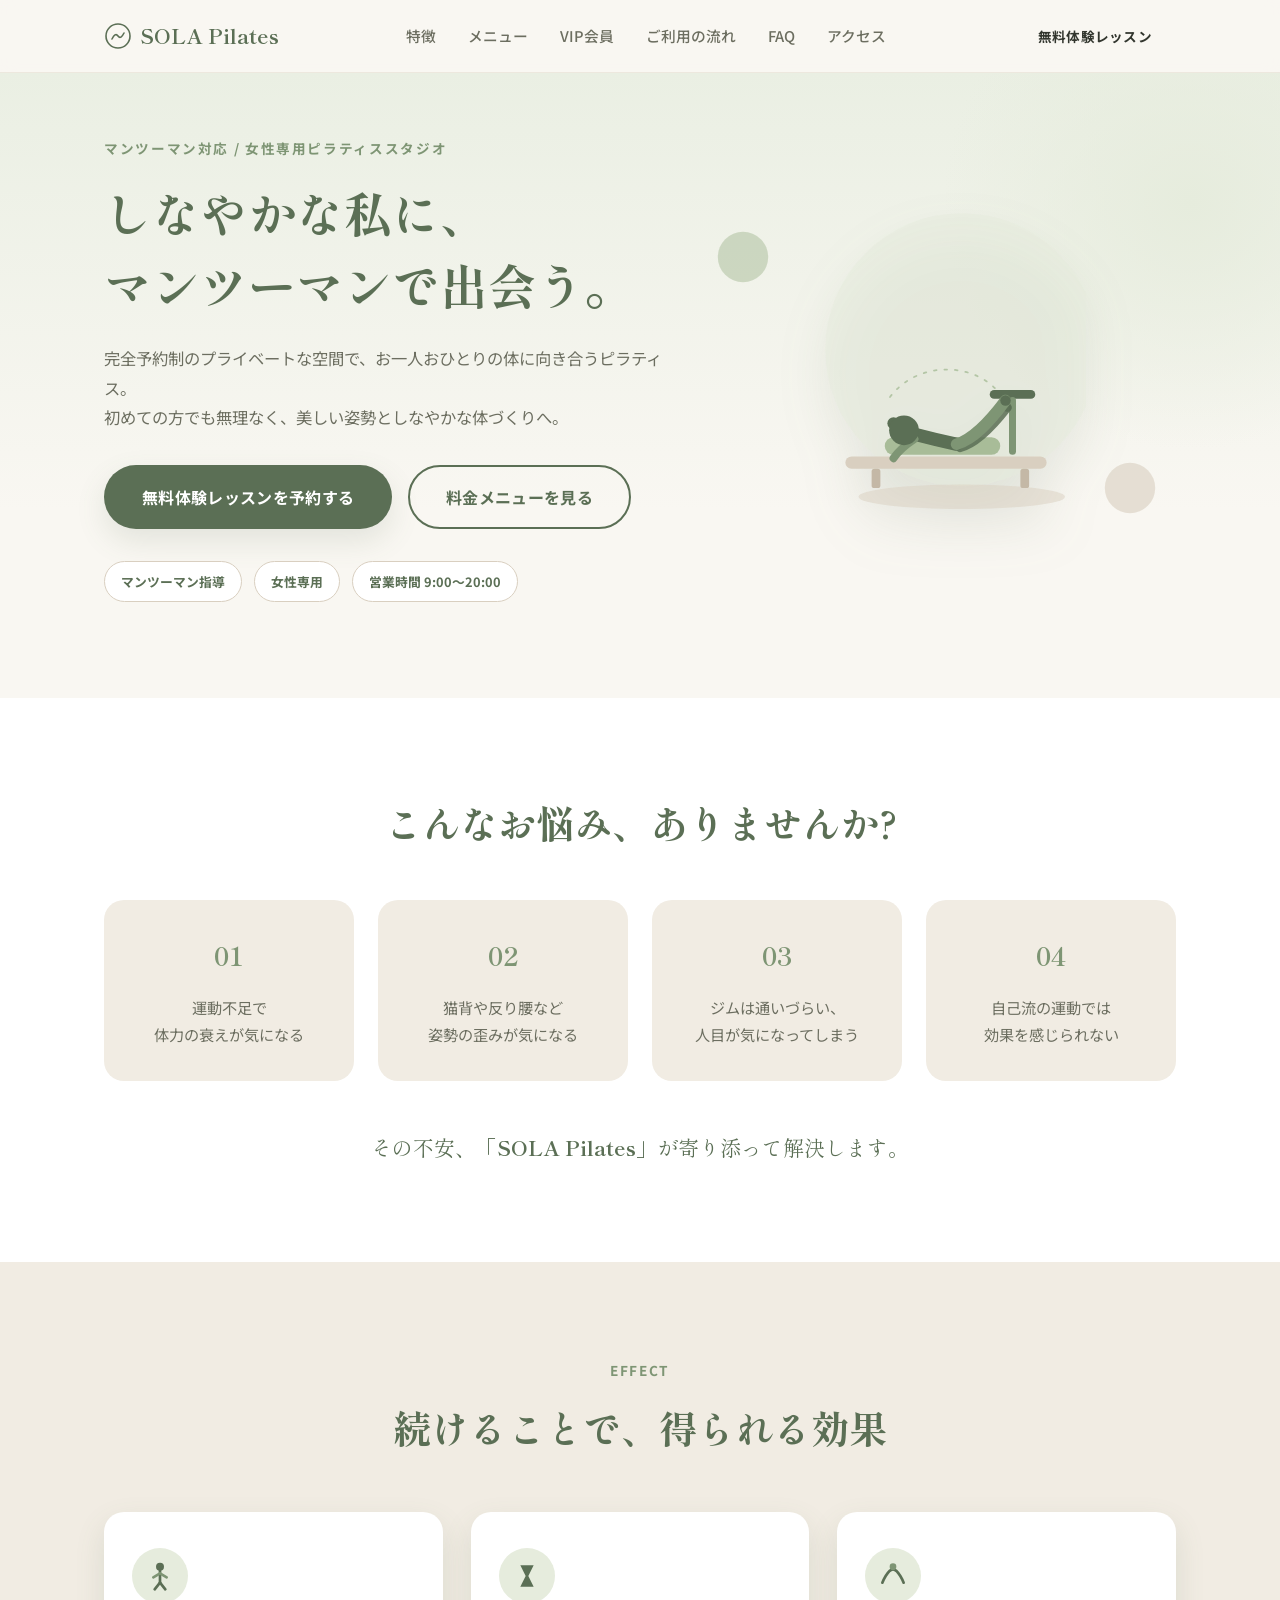
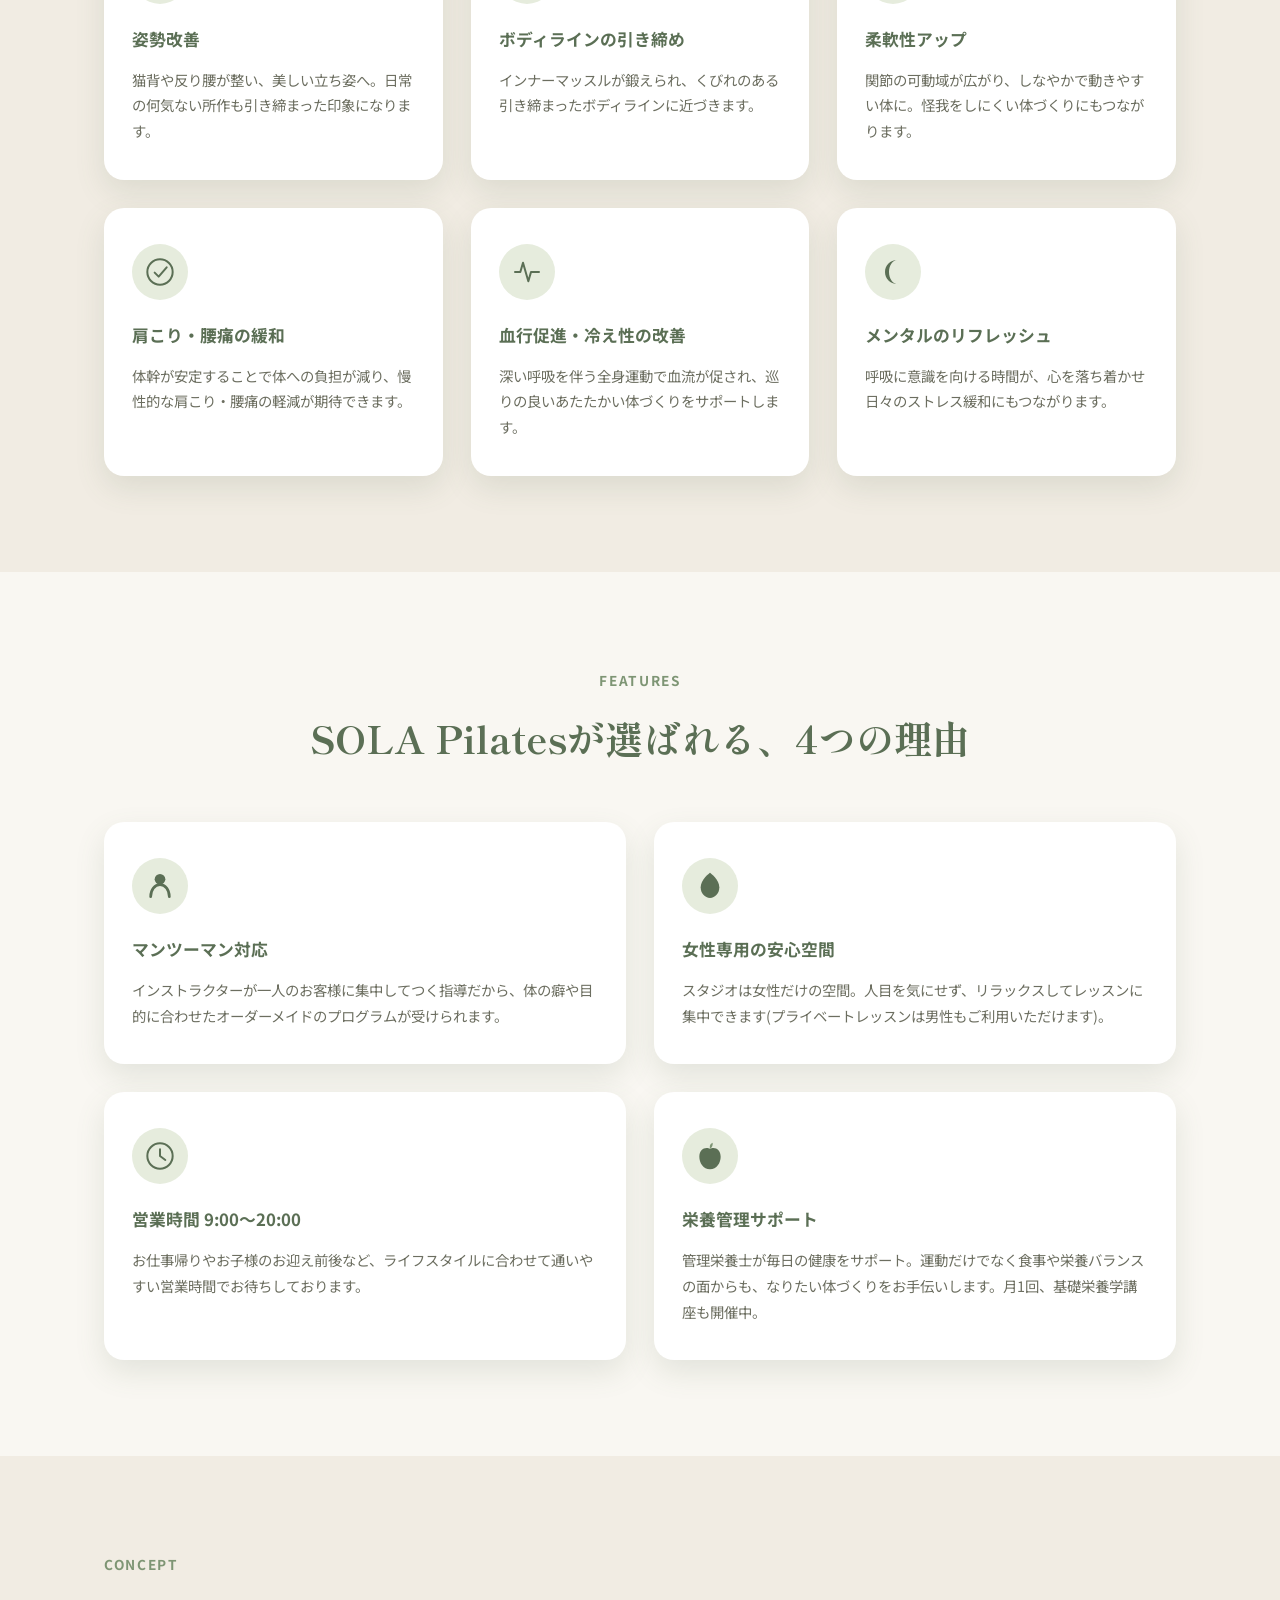
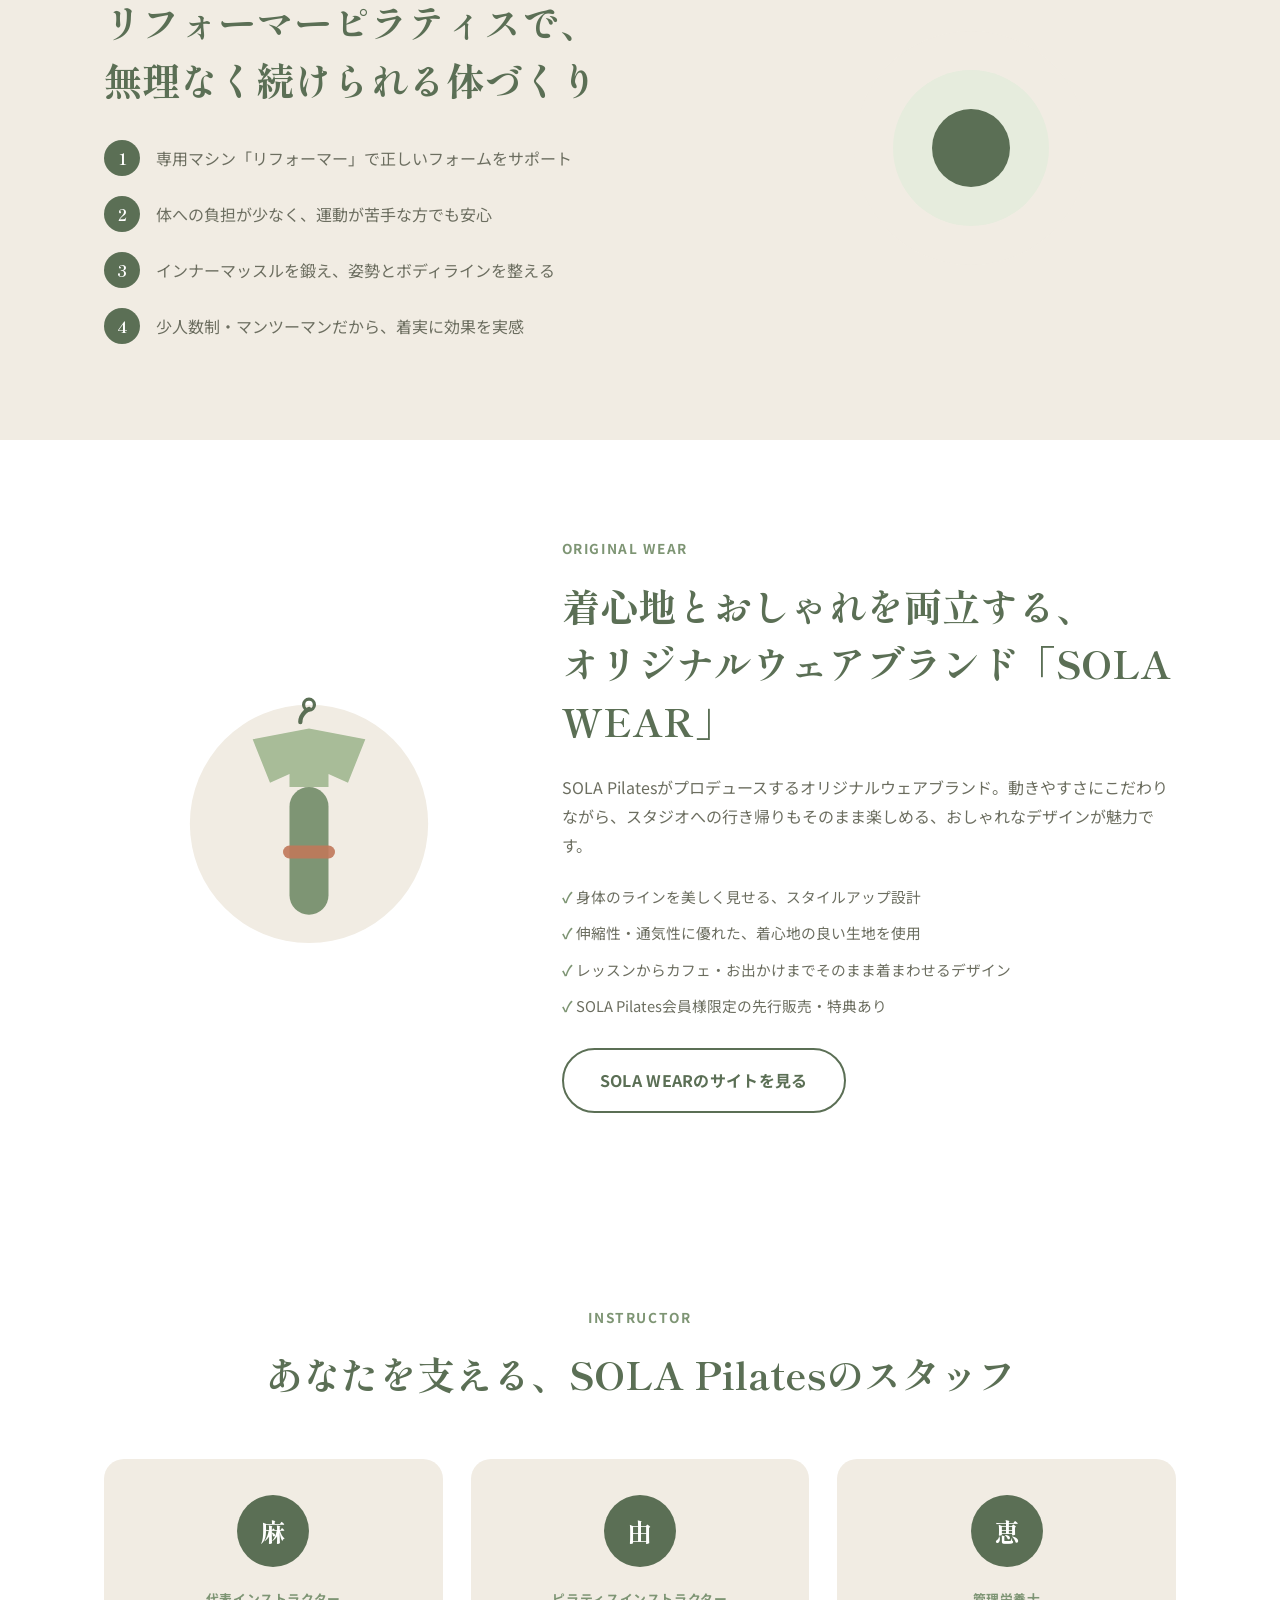
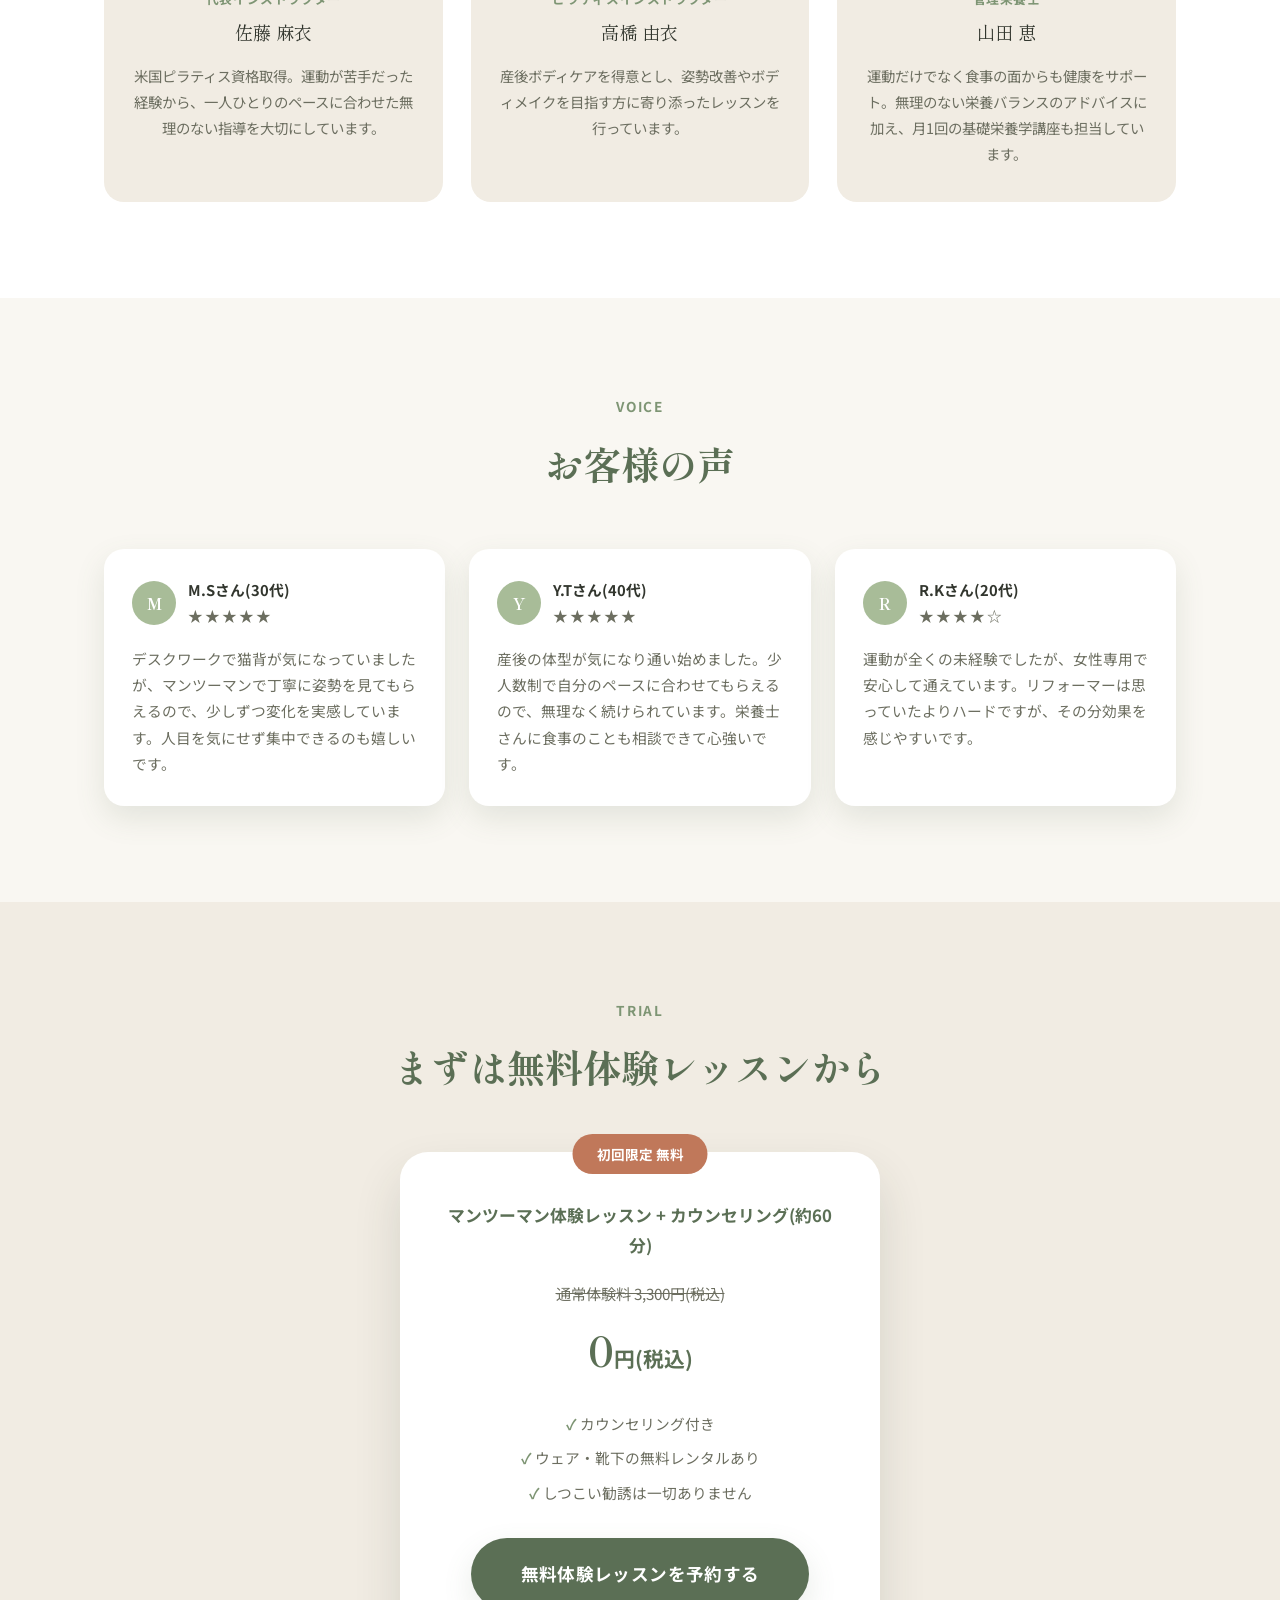
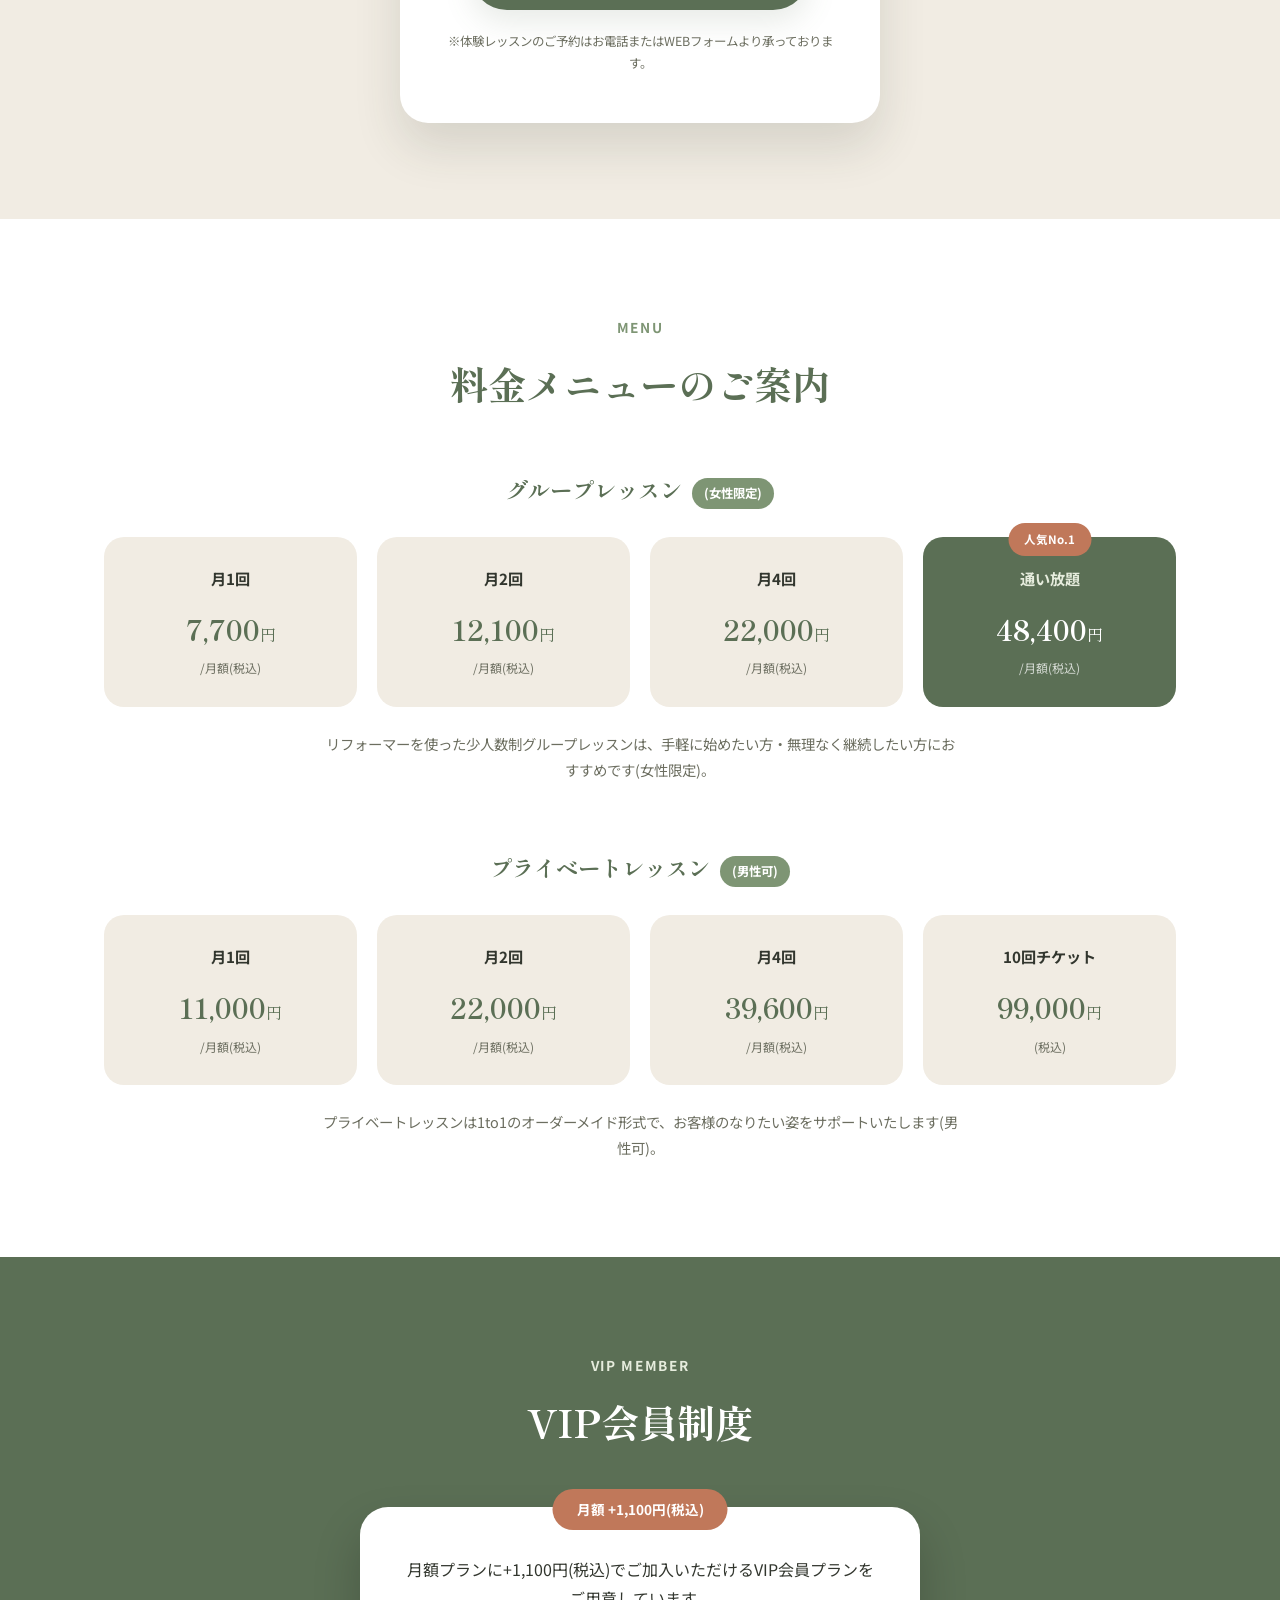
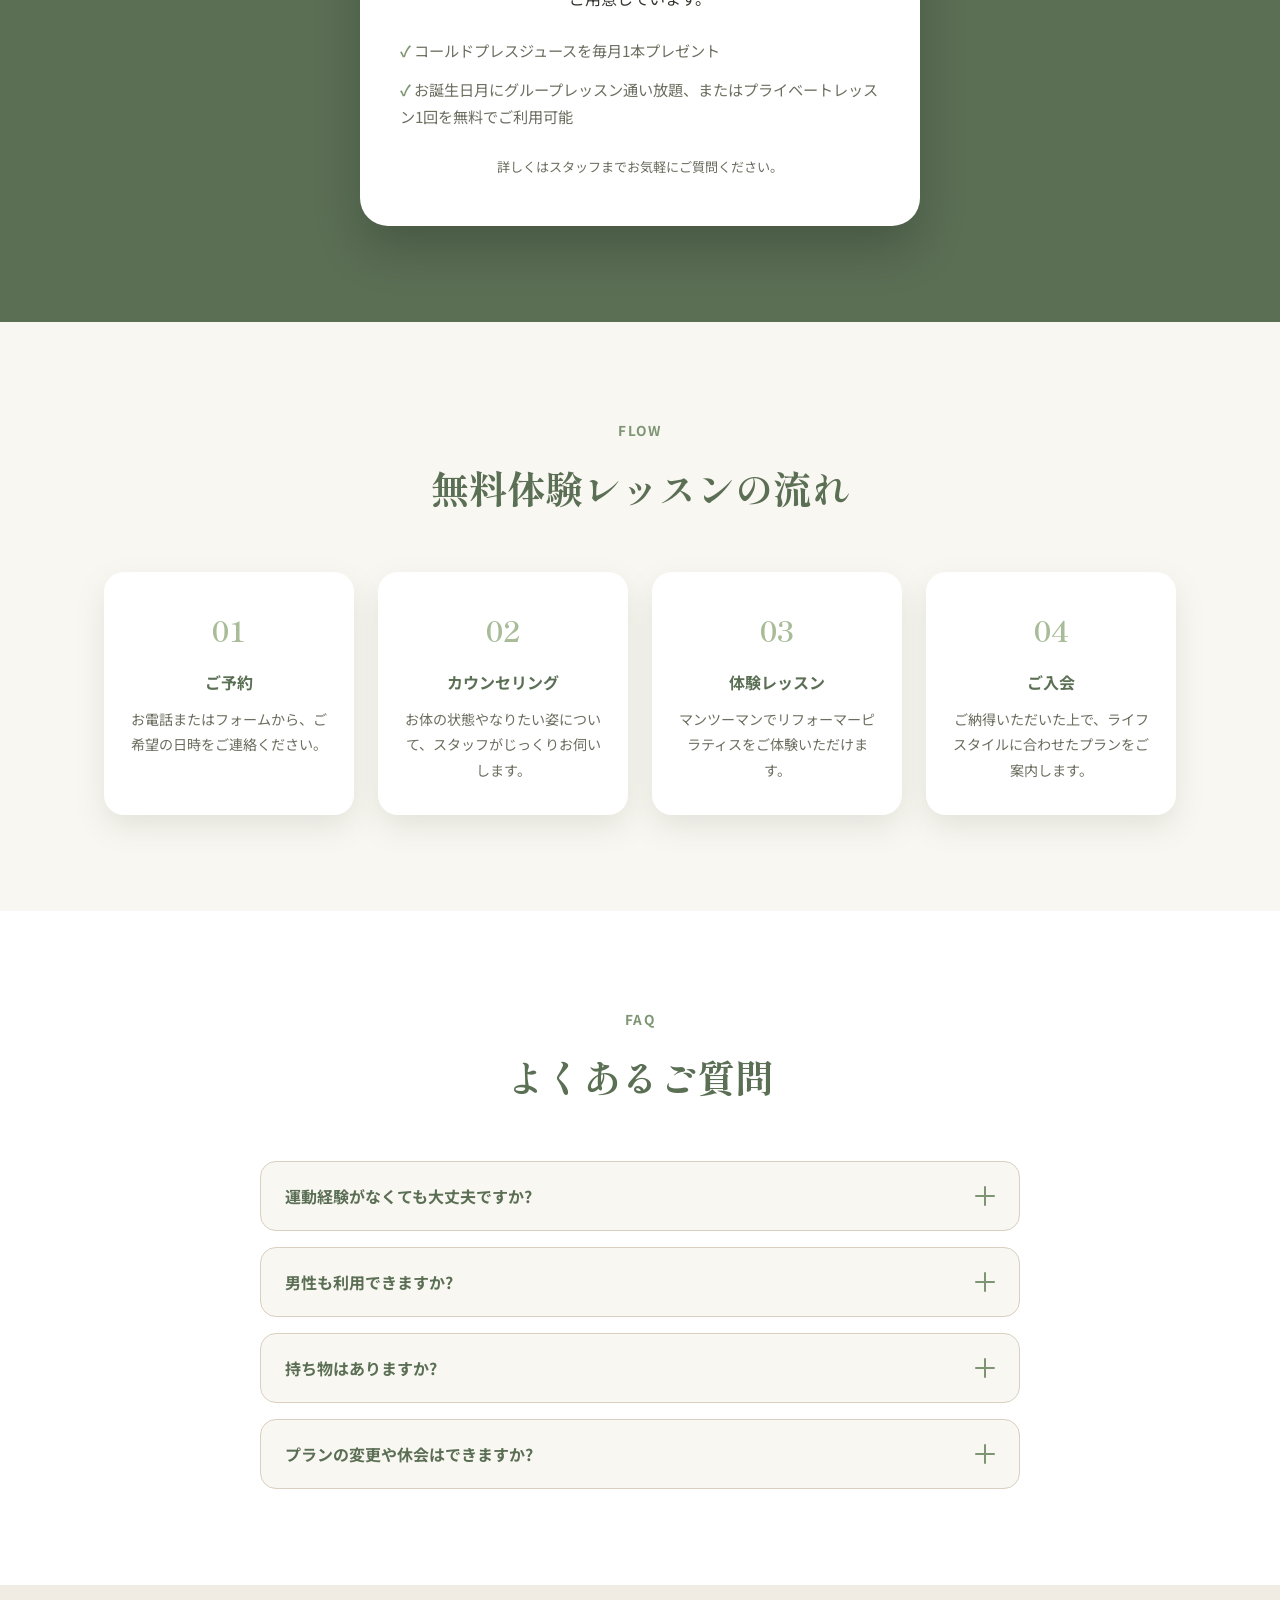
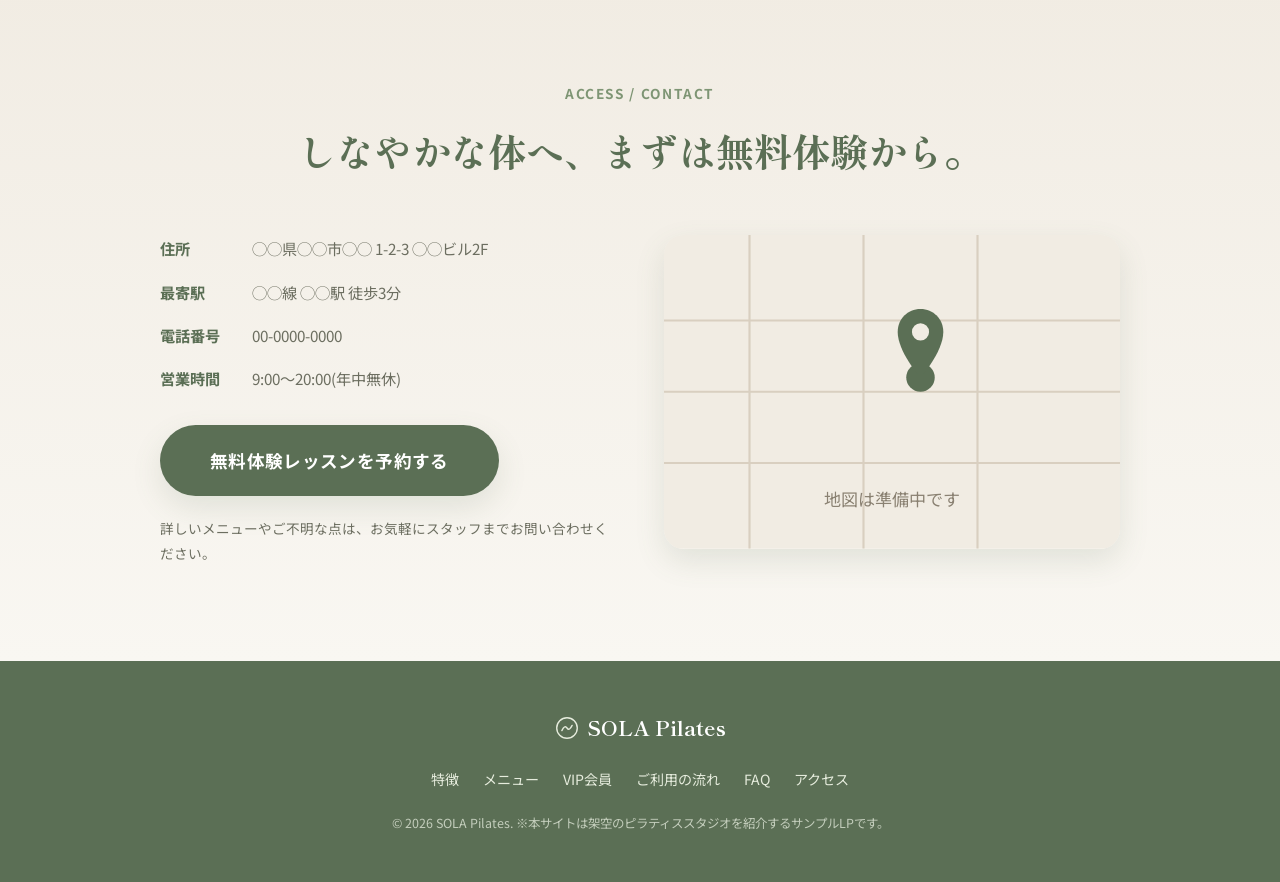
<file: index.html>
<!DOCTYPE html>
<html lang="ja">
<head>
<meta charset="UTF-8">
<meta name="viewport" content="width=device-width, initial-scale=1.0">
<title>SOLA Pilates(ソラピラティス) | マンツーマン・女性専用ピラティススタジオ</title>
<meta name="description" content="完全マンツーマン対応・女性専用のリフォーマーピラティススタジオ「SOLA Pilates」。営業時間9:00〜20:00、無理なく通えるグループ&プライベートレッスンをご用意。無料体験受付中。">
<link rel="preconnect" href="https://fonts.googleapis.com">
<link rel="preconnect" href="https://fonts.gstatic.com" crossorigin>
<link href="https://fonts.googleapis.com/css2?family=Shippori+Mincho:wght@500;700&family=Noto+Sans+JP:wght@400;500;700&display=swap" rel="stylesheet">
<link rel="stylesheet" href="css/style.css">
</head>
<body>

<!-- Header -->
<header class="header" id="header">
  <div class="container header__inner">
    <a href="#top" class="logo">
      <svg width="28" height="28" viewBox="0 0 28 28" fill="none" xmlns="http://www.w3.org/2000/svg" aria-hidden="true">
        <circle cx="14" cy="14" r="12" stroke="#5B6F55" stroke-width="1.6"/>
        <path d="M8 17C10 13 12 11 14 14C16 17 18 15 20 11" stroke="#5B6F55" stroke-width="1.6" stroke-linecap="round" fill="none"/>
      </svg>
      <span>SOLA Pilates</span>
    </a>
    <nav class="nav" id="nav">
      <a href="#features">特徴</a>
      <a href="#menu">メニュー</a>
      <a href="#vip">VIP会員</a>
      <a href="#flow">ご利用の流れ</a>
      <a href="#faq">FAQ</a>
      <a href="#access">アクセス</a>
    </nav>
    <a href="#access" class="btn btn--small header__cta">無料体験レッスン</a>
    <button class="nav-toggle" id="navToggle" aria-label="メニューを開く" aria-expanded="false">
      <span></span><span></span><span></span>
    </button>
  </div>
</header>

<main id="top">

  <!-- Hero -->
  <section class="hero">
    <div class="hero__bg" aria-hidden="true"></div>
    <div class="container hero__inner">
      <div class="hero__text">
        <p class="eyebrow">マンツーマン対応 / 女性専用ピラティススタジオ</p>
        <h1>しなやかな私に、<br>マンツーマンで出会う。</h1>
        <p class="hero__lead">完全予約制のプライベートな空間で、お一人おひとりの体に向き合うピラティス。<br>初めての方でも無理なく、美しい姿勢としなやかな体づくりへ。</p>
        <div class="hero__cta">
          <a href="#access" class="btn btn--primary">無料体験レッスンを予約する</a>
          <a href="#menu" class="btn btn--ghost">料金メニューを見る</a>
        </div>
        <ul class="hero__badges">
          <li>マンツーマン指導</li>
          <li>女性専用</li>
          <li>営業時間 9:00〜20:00</li>
        </ul>
      </div>
      <div class="hero__visual">
        <svg viewBox="0 0 320 400" class="studio-illustration" role="img" aria-label="リフォーマーでピラティスを行う女性のイメージ">
          <circle cx="178" cy="178" r="156" fill="#E6ECDD" opacity="0.55"/>
          <ellipse cx="178" cy="346" rx="118" ry="14" fill="#D9CFC0" opacity="0.5"/>
          <path d="M96 232C126 192 186 192 216 222" stroke="#A8BC98" stroke-width="2" stroke-dasharray="3 9" stroke-linecap="round" fill="none" opacity="0.8"/>
          <rect x="45" y="300" width="230" height="14" rx="7" fill="#D9CFC0"/>
          <rect x="75" y="314" width="10" height="22" rx="3" fill="#C4B8A6"/>
          <rect x="245" y="314" width="10" height="22" rx="3" fill="#C4B8A6"/>
          <rect x="90" y="278" width="132" height="20" rx="10" fill="#A8BC98"/>
          <rect x="210" y="224" width="52" height="10" rx="5" fill="#5B6F55"/>
          <rect x="232" y="232" width="8" height="66" rx="4" fill="#7E9574"/>
          <circle cx="100" cy="262" r="7" fill="#5B6F55"/>
          <path d="M176 290C195 285 213 266 230 244" stroke="#5B6F55" stroke-width="10" stroke-linecap="round" fill="none" opacity="0.85"/>
          <circle cx="230" cy="244" r="5" fill="#5B6F55" opacity="0.85"/>
          <path d="M126 275C145 280 158 283 172 286" stroke="#5B6F55" stroke-width="15" stroke-linecap="round" fill="none"/>
          <path d="M124 280C112 288 104 296 100 302" stroke="#7E9574" stroke-width="9" stroke-linecap="round" fill="none"/>
          <path d="M172 286C192 280 210 260 228 236" stroke="#7E9574" stroke-width="13" stroke-linecap="round" fill="none"/>
          <circle cx="228" cy="236" r="6" fill="#5B6F55"/>
          <circle cx="112" cy="270" r="17" fill="#5B6F55"/>
        </svg>
        <svg class="leaf leaf--1" viewBox="0 0 40 40" aria-hidden="true"><circle cx="20" cy="20" r="18" fill="#A8BC98" opacity="0.5"/></svg>
        <svg class="leaf leaf--2" viewBox="0 0 40 40" aria-hidden="true"><circle cx="20" cy="20" r="18" fill="#D9CFC0" opacity="0.6"/></svg>
      </div>
    </div>
  </section>

  <!-- Empathy / Problems -->
  <section class="empathy">
    <div class="container">
      <h2 class="section-title">こんなお悩み、<br class="sp-only">ありませんか?</h2>
      <div class="empathy__grid">
        <div class="empathy__card">
          <span class="empathy__icon">01</span>
          <p>運動不足で<br>体力の衰えが気になる</p>
        </div>
        <div class="empathy__card">
          <span class="empathy__icon">02</span>
          <p>猫背や反り腰など<br>姿勢の歪みが気になる</p>
        </div>
        <div class="empathy__card">
          <span class="empathy__icon">03</span>
          <p>ジムは通いづらい、<br>人目が気になってしまう</p>
        </div>
        <div class="empathy__card">
          <span class="empathy__icon">04</span>
          <p>自己流の運動では<br>効果を感じられない</p>
        </div>
      </div>
      <p class="empathy__lead">その不安、<strong>「SOLA Pilates」</strong>が寄り添って解決します。</p>
    </div>
  </section>

  <!-- Effect -->
  <section class="effect" id="effect">
    <div class="container">
      <p class="eyebrow eyebrow--center">EFFECT</p>
      <h2 class="section-title section-title--center">続けることで、<br class="sp-only">得られる効果</h2>
      <div class="effect__grid">
        <div class="feature-card">
          <div class="feature-card__icon">
            <svg viewBox="0 0 48 48" width="32" height="32" aria-hidden="true"><circle cx="24" cy="10" r="6" fill="#5B6F55"/><line x1="24" y1="16" x2="24" y2="34" stroke="#5B6F55" stroke-width="4" stroke-linecap="round"/><line x1="24" y1="34" x2="16" y2="44" stroke="#5B6F55" stroke-width="4" stroke-linecap="round"/><line x1="24" y1="34" x2="32" y2="44" stroke="#5B6F55" stroke-width="4" stroke-linecap="round"/><line x1="24" y1="20" x2="14" y2="26" stroke="#7E9574" stroke-width="4" stroke-linecap="round"/><line x1="24" y1="20" x2="34" y2="26" stroke="#7E9574" stroke-width="4" stroke-linecap="round"/></svg>
          </div>
          <h3>姿勢改善</h3>
          <p>猫背や反り腰が整い、美しい立ち姿へ。日常の何気ない所作も引き締まった印象になります。</p>
        </div>
        <div class="feature-card">
          <div class="feature-card__icon">
            <svg viewBox="0 0 48 48" width="32" height="32" aria-hidden="true"><path d="M14 8h20l-8 16 8 16H14l8-16z" fill="#5B6F55"/></svg>
          </div>
          <h3>ボディラインの引き締め</h3>
          <p>インナーマッスルが鍛えられ、くびれのある引き締まったボディラインに近づきます。</p>
        </div>
        <div class="feature-card">
          <div class="feature-card__icon">
            <svg viewBox="0 0 48 48" width="32" height="32" aria-hidden="true"><path d="M8 34C8 34 16 14 24 14C32 14 40 34 40 34" stroke="#5B6F55" stroke-width="4" fill="none" stroke-linecap="round"/><circle cx="24" cy="10" r="5" fill="#7E9574"/></svg>
          </div>
          <h3>柔軟性アップ</h3>
          <p>関節の可動域が広がり、しなやかで動きやすい体に。怪我をしにくい体づくりにもつながります。</p>
        </div>
        <div class="feature-card">
          <div class="feature-card__icon">
            <svg viewBox="0 0 48 48" width="32" height="32" aria-hidden="true"><circle cx="24" cy="24" r="19" fill="none" stroke="#5B6F55" stroke-width="3"/><path d="M16 25l6 6 12-14" stroke="#5B6F55" stroke-width="3" fill="none" stroke-linecap="round" stroke-linejoin="round"/></svg>
          </div>
          <h3>肩こり・腰痛の緩和</h3>
          <p>体幹が安定することで体への負担が減り、慢性的な肩こり・腰痛の軽減が期待できます。</p>
        </div>
        <div class="feature-card">
          <div class="feature-card__icon">
            <svg viewBox="0 0 48 48" width="32" height="32" aria-hidden="true"><path d="M6 24h8l4-14 8 28 4-14h12" stroke="#5B6F55" stroke-width="3" fill="none" stroke-linecap="round" stroke-linejoin="round"/></svg>
          </div>
          <h3>血行促進・冷え性の改善</h3>
          <p>深い呼吸を伴う全身運動で血流が促され、巡りの良いあたたかい体づくりをサポートします。</p>
        </div>
        <div class="feature-card">
          <div class="feature-card__icon">
            <svg viewBox="0 0 48 48" width="32" height="32" aria-hidden="true"><path d="M30 6C20 6 12 14 12 24C12 34 20 42 30 42C24 42 18 34 18 24C18 14 24 6 30 6Z" fill="#5B6F55"/></svg>
          </div>
          <h3>メンタルのリフレッシュ</h3>
          <p>呼吸に意識を向ける時間が、心を落ち着かせ日々のストレス緩和にもつながります。</p>
        </div>
      </div>
    </div>
  </section>

  <!-- Features -->
  <section class="features" id="features">
    <div class="container">
      <p class="eyebrow eyebrow--center">FEATURES</p>
      <h2 class="section-title section-title--center">SOLA Pilatesが選ばれる、<br class="sp-only">4つの理由</h2>
      <div class="features__grid">
        <div class="feature-card">
          <div class="feature-card__icon">
            <svg viewBox="0 0 48 48" width="32" height="32" aria-hidden="true"><circle cx="24" cy="14" r="8" fill="#5B6F55"/><path d="M10 40c0-10 6-18 14-18s14 8 14 18" stroke="#5B6F55" stroke-width="4" fill="none" stroke-linecap="round"/></svg>
          </div>
          <h3>マンツーマン対応</h3>
          <p>インストラクターが一人のお客様に集中してつく指導だから、体の癖や目的に合わせたオーダーメイドのプログラムが受けられます。</p>
        </div>
        <div class="feature-card">
          <div class="feature-card__icon">
            <svg viewBox="0 0 48 48" width="32" height="32" aria-hidden="true"><path d="M24 4C24 4 10 14 10 26C10 34.8 16.3 42 24 42C31.7 42 38 34.8 38 26C38 14 24 4 24 4Z" fill="#5B6F55"/></svg>
          </div>
          <h3>女性専用の安心空間</h3>
          <p>スタジオは女性だけの空間。人目を気にせず、リラックスしてレッスンに集中できます(プライベートレッスンは男性もご利用いただけます)。</p>
        </div>
        <div class="feature-card">
          <div class="feature-card__icon">
            <svg viewBox="0 0 48 48" width="32" height="32" aria-hidden="true"><circle cx="24" cy="24" r="19" fill="none" stroke="#5B6F55" stroke-width="3"/><path d="M24 14v10l8 6" stroke="#5B6F55" stroke-width="3" fill="none" stroke-linecap="round" stroke-linejoin="round"/></svg>
          </div>
          <h3>営業時間 9:00〜20:00</h3>
          <p>お仕事帰りやお子様のお迎え前後など、ライフスタイルに合わせて通いやすい営業時間でお待ちしております。</p>
        </div>
        <div class="feature-card">
          <div class="feature-card__icon">
            <svg viewBox="0 0 48 48" width="32" height="32" aria-hidden="true"><path d="M24 44C14 44 8 34 8 25C8 17 13 12 19 12C21 12 22.5 13 24 13C25.5 13 27 12 29 12C35 12 40 17 40 25C40 34 34 44 24 44Z" fill="#5B6F55"/><path d="M24 13C24 13 22 6 28 4C28 4 29 10 24 13Z" fill="#7E9574"/></svg>
          </div>
          <h3>栄養管理サポート</h3>
          <p>管理栄養士が毎日の健康をサポート。運動だけでなく食事や栄養バランスの面からも、なりたい体づくりをお手伝いします。月1回、基礎栄養学講座も開催中。</p>
        </div>
      </div>
    </div>
  </section>

  <!-- Concept -->
  <section class="howto">
    <div class="container howto__inner">
      <div class="howto__text">
        <p class="eyebrow">CONCEPT</p>
        <h2 class="section-title">リフォーマーピラティスで、<br>無理なく続けられる体づくり</h2>
        <ol class="howto__steps">
          <li><span>1</span>専用マシン「リフォーマー」で正しいフォームをサポート</li>
          <li><span>2</span>体への負担が少なく、運動が苦手な方でも安心</li>
          <li><span>3</span>インナーマッスルを鍛え、姿勢とボディラインを整える</li>
          <li><span>4</span>少人数制・マンツーマンだから、着実に効果を実感</li>
        </ol>
      </div>
      <div class="howto__visual" aria-hidden="true">
        <svg viewBox="0 0 200 200" width="100%">
          <circle cx="100" cy="100" r="90" fill="#F1ECE3"/>
          <circle cx="100" cy="100" r="60" fill="#E6ECDD"/>
          <circle cx="100" cy="100" r="30" fill="#5B6F55"/>
        </svg>
      </div>
    </div>
  </section>

  <!-- Wear -->
  <section class="wear" id="wear">
    <div class="container wear__inner">
      <div class="wear__visual" aria-hidden="true">
        <svg viewBox="0 0 240 260" width="100%">
          <circle cx="120" cy="130" r="110" fill="#F1ECE3"/>
          <path d="M120 24C120 24 112 28 112 36" stroke="#5B6F55" stroke-width="4" fill="none" stroke-linecap="round"/>
          <circle cx="120" cy="20" r="5" fill="none" stroke="#5B6F55" stroke-width="3"/>
          <path d="M68 52L120 42L172 52L156 92L138 84V96H102V84L84 92Z" fill="#A8BC98"/>
          <rect x="102" y="96" width="36" height="118" rx="18" fill="#7E9574"/>
          <rect x="96" y="150" width="48" height="12" rx="6" fill="#C0785A" opacity="0.9"/>
        </svg>
      </div>
      <div class="wear__text">
        <p class="eyebrow">ORIGINAL WEAR</p>
        <h2 class="section-title">着心地とおしゃれを両立する、<br>オリジナルウェアブランド「SOLA WEAR」</h2>
        <p class="wear__lead">SOLA Pilatesがプロデュースするオリジナルウェアブランド。動きやすさにこだわりながら、スタジオへの行き帰りもそのまま楽しめる、おしゃれなデザインが魅力です。</p>
        <ul class="wear__points">
          <li>身体のラインを美しく見せる、スタイルアップ設計</li>
          <li>伸縮性・通気性に優れた、着心地の良い生地を使用</li>
          <li>レッスンからカフェ・お出かけまでそのまま着まわせるデザイン</li>
          <li>SOLA Pilates会員様限定の先行販売・特典あり</li>
        </ul>
        <a href="#" class="btn btn--ghost">SOLA WEARのサイトを見る</a>
      </div>
    </div>
  </section>

  <!-- Instructor -->
  <section class="instructor" id="instructor">
    <div class="container">
      <p class="eyebrow eyebrow--center">INSTRUCTOR</p>
      <h2 class="section-title section-title--center">あなたを支える、<br class="sp-only">SOLA Pilatesのスタッフ</h2>
      <div class="instructor__grid">
        <div class="instructor-card">
          <div class="instructor-card__avatar">麻</div>
          <p class="instructor-card__role">代表インストラクター</p>
          <p class="instructor-card__name">佐藤 麻衣</p>
          <p class="instructor-card__bio">米国ピラティス資格取得。運動が苦手だった経験から、一人ひとりのペースに合わせた無理のない指導を大切にしています。</p>
        </div>
        <div class="instructor-card">
          <div class="instructor-card__avatar">由</div>
          <p class="instructor-card__role">ピラティスインストラクター</p>
          <p class="instructor-card__name">高橋 由衣</p>
          <p class="instructor-card__bio">産後ボディケアを得意とし、姿勢改善やボディメイクを目指す方に寄り添ったレッスンを行っています。</p>
        </div>
        <div class="instructor-card">
          <div class="instructor-card__avatar">恵</div>
          <p class="instructor-card__role">管理栄養士</p>
          <p class="instructor-card__name">山田 恵</p>
          <p class="instructor-card__bio">運動だけでなく食事の面からも健康をサポート。無理のない栄養バランスのアドバイスに加え、月1回の基礎栄養学講座も担当しています。</p>
        </div>
      </div>
    </div>
  </section>

  <!-- Reviews -->
  <section class="reviews" id="reviews">
    <div class="container">
      <p class="eyebrow eyebrow--center">VOICE</p>
      <h2 class="section-title section-title--center">お客様の声</h2>
      <div class="reviews__grid">
        <div class="review-card">
          <div class="review-card__head">
            <span class="avatar">M</span>
            <div>
              <p class="review-card__name">M.Sさん(30代)</p>
              <p class="stars" aria-label="評価5段階中5">★★★★★</p>
            </div>
          </div>
          <p>デスクワークで猫背が気になっていましたが、マンツーマンで丁寧に姿勢を見てもらえるので、少しずつ変化を実感しています。人目を気にせず集中できるのも嬉しいです。</p>
        </div>
        <div class="review-card">
          <div class="review-card__head">
            <span class="avatar">Y</span>
            <div>
              <p class="review-card__name">Y.Tさん(40代)</p>
              <p class="stars" aria-label="評価5段階中5">★★★★★</p>
            </div>
          </div>
          <p>産後の体型が気になり通い始めました。少人数制で自分のペースに合わせてもらえるので、無理なく続けられています。栄養士さんに食事のことも相談できて心強いです。</p>
        </div>
        <div class="review-card">
          <div class="review-card__head">
            <span class="avatar">R</span>
            <div>
              <p class="review-card__name">R.Kさん(20代)</p>
              <p class="stars" aria-label="評価5段階中4">★★★★☆</p>
            </div>
          </div>
          <p>運動が全くの未経験でしたが、女性専用で安心して通えています。リフォーマーは思っていたよりハードですが、その分効果を感じやすいです。</p>
        </div>
      </div>
    </div>
  </section>

  <!-- Trial -->
  <section class="trial" id="trial">
    <div class="container">
      <p class="eyebrow eyebrow--center">TRIAL</p>
      <h2 class="section-title section-title--center">まずは無料体験レッスンから</h2>
      <div class="trial-card">
        <span class="trial-card__badge">初回限定 無料</span>
        <p class="trial-card__product">マンツーマン体験レッスン + カウンセリング(約60分)</p>
        <div class="trial-card__amount">
          <span class="trial-card__old">通常体験料 3,300円(税込)</span>
          <span class="trial-card__new"><strong>0</strong>円(税込)</span>
        </div>
        <ul class="trial-card__list">
          <li>カウンセリング付き</li>
          <li>ウェア・靴下の無料レンタルあり</li>
          <li>しつこい勧誘は一切ありません</li>
        </ul>
        <a href="#access" class="btn btn--primary btn--large">無料体験レッスンを予約する</a>
        <p class="trial-card__note">※体験レッスンのご予約はお電話またはWEBフォームより承っております。</p>
      </div>
    </div>
  </section>

  <!-- Menu -->
  <section class="menu" id="menu">
    <div class="container">
      <p class="eyebrow eyebrow--center">MENU</p>
      <h2 class="section-title section-title--center">料金メニューのご案内</h2>

      <div class="menu__block">
        <h3 class="menu__heading">グループレッスン<span class="menu__heading-sub">(女性限定)</span></h3>
        <div class="menu__grid">
          <div class="menu-card">
            <p class="menu-card__name">月1回</p>
            <p class="menu-card__price"><strong>7,700</strong>円<span>/月額(税込)</span></p>
          </div>
          <div class="menu-card">
            <p class="menu-card__name">月2回</p>
            <p class="menu-card__price"><strong>12,100</strong>円<span>/月額(税込)</span></p>
          </div>
          <div class="menu-card">
            <p class="menu-card__name">月4回</p>
            <p class="menu-card__price"><strong>22,000</strong>円<span>/月額(税込)</span></p>
          </div>
          <div class="menu-card menu-card--highlight">
            <span class="menu-card__badge">人気No.1</span>
            <p class="menu-card__name">通い放題</p>
            <p class="menu-card__price"><strong>48,400</strong>円<span>/月額(税込)</span></p>
          </div>
        </div>
        <p class="menu__note">リフォーマーを使った少人数制グループレッスンは、手軽に始めたい方・無理なく継続したい方におすすめです(女性限定)。</p>
      </div>

      <div class="menu__block">
        <h3 class="menu__heading">プライベートレッスン<span class="menu__heading-sub">(男性可)</span></h3>
        <div class="menu__grid">
          <div class="menu-card">
            <p class="menu-card__name">月1回</p>
            <p class="menu-card__price"><strong>11,000</strong>円<span>/月額(税込)</span></p>
          </div>
          <div class="menu-card">
            <p class="menu-card__name">月2回</p>
            <p class="menu-card__price"><strong>22,000</strong>円<span>/月額(税込)</span></p>
          </div>
          <div class="menu-card">
            <p class="menu-card__name">月4回</p>
            <p class="menu-card__price"><strong>39,600</strong>円<span>/月額(税込)</span></p>
          </div>
          <div class="menu-card">
            <p class="menu-card__name">10回チケット</p>
            <p class="menu-card__price"><strong>99,000</strong>円<span>(税込)</span></p>
          </div>
        </div>
        <p class="menu__note">プライベートレッスンは1to1のオーダーメイド形式で、お客様のなりたい姿をサポートいたします(男性可)。</p>
      </div>
    </div>
  </section>

  <!-- VIP -->
  <section class="vip" id="vip">
    <div class="container">
      <p class="eyebrow eyebrow--center">VIP MEMBER</p>
      <h2 class="section-title section-title--center">VIP会員制度</h2>
      <div class="vip-card">
        <span class="vip-card__badge">月額 +1,100円(税込)</span>
        <p class="vip-card__lead">月額プランに+1,100円(税込)でご加入いただけるVIP会員プランをご用意しています。</p>
        <ul class="vip-card__list">
          <li>コールドプレスジュースを毎月1本プレゼント</li>
          <li>お誕生日月にグループレッスン通い放題、またはプライベートレッスン1回を無料でご利用可能</li>
        </ul>
        <p class="vip-card__note">詳しくはスタッフまでお気軽にご質問ください。</p>
      </div>
    </div>
  </section>

  <!-- Flow -->
  <section class="flow" id="flow">
    <div class="container">
      <p class="eyebrow eyebrow--center">FLOW</p>
      <h2 class="section-title section-title--center">無料体験レッスンの流れ</h2>
      <div class="flow__grid">
        <div class="flow-card">
          <span class="flow-card__num">01</span>
          <h3>ご予約</h3>
          <p>お電話またはフォームから、ご希望の日時をご連絡ください。</p>
        </div>
        <div class="flow-card">
          <span class="flow-card__num">02</span>
          <h3>カウンセリング</h3>
          <p>お体の状態やなりたい姿について、スタッフがじっくりお伺いします。</p>
        </div>
        <div class="flow-card">
          <span class="flow-card__num">03</span>
          <h3>体験レッスン</h3>
          <p>マンツーマンでリフォーマーピラティスをご体験いただけます。</p>
        </div>
        <div class="flow-card">
          <span class="flow-card__num">04</span>
          <h3>ご入会</h3>
          <p>ご納得いただいた上で、ライフスタイルに合わせたプランをご案内します。</p>
        </div>
      </div>
    </div>
  </section>

  <!-- FAQ -->
  <section class="faq" id="faq">
    <div class="container">
      <p class="eyebrow eyebrow--center">FAQ</p>
      <h2 class="section-title section-title--center">よくあるご質問</h2>
      <div class="faq__list">
        <div class="faq-item">
          <button class="faq-item__q">
            運動経験がなくても大丈夫ですか?
            <span class="faq-item__icon" aria-hidden="true"></span>
          </button>
          <div class="faq-item__a">
            <p>はい、大丈夫です。マンツーマン・少人数制レッスンでは、お一人おひとりの体力やレベルに合わせて丁寧に指導いたしますので、運動が初めての方も安心してご参加いただけます。</p>
          </div>
        </div>
        <div class="faq-item">
          <button class="faq-item__q">
            男性も利用できますか?
            <span class="faq-item__icon" aria-hidden="true"></span>
          </button>
          <div class="faq-item__a">
            <p>グループレッスンは女性限定となりますが、プライベートレッスンは男性もご利用いただけます。詳しくはスタッフまでお問い合わせください。</p>
          </div>
        </div>
        <div class="faq-item">
          <button class="faq-item__q">
            持ち物はありますか?
            <span class="faq-item__icon" aria-hidden="true"></span>
          </button>
          <div class="faq-item__a">
            <p>動きやすい服装とお飲み物をご持参ください。ソックスはグリップ付きのものを推奨しております(貸出についてはスタッフまでご確認ください)。</p>
          </div>
        </div>
        <div class="faq-item">
          <button class="faq-item__q">
            プランの変更や休会はできますか?
            <span class="faq-item__icon" aria-hidden="true"></span>
          </button>
          <div class="faq-item__a">
            <p>ライフスタイルの変化に合わせてプラン変更が可能です。休会・解約についての詳細は、スタッフまでお気軽にご質問ください。</p>
          </div>
        </div>
      </div>
    </div>
  </section>

  <!-- Access / Contact -->
  <section class="access" id="access">
    <div class="container">
      <p class="eyebrow eyebrow--center">ACCESS / CONTACT</p>
      <h2 class="section-title section-title--center">しなやかな体へ、<br class="sp-only">まずは無料体験から。</h2>
      <div class="access__inner">
        <div class="access__info">
          <ul class="access__list">
            <li><span class="access__label">住所</span>◯◯県◯◯市◯◯ 1-2-3 ◯◯ビル2F</li>
            <li><span class="access__label">最寄駅</span>◯◯線 ◯◯駅 徒歩3分</li>
            <li><span class="access__label">電話番号</span>00-0000-0000</li>
            <li><span class="access__label">営業時間</span>9:00〜20:00(年中無休)</li>
          </ul>
          <a href="#" class="btn btn--primary btn--large">無料体験レッスンを予約する</a>
          <p class="access__note">詳しいメニューやご不明な点は、お気軽にスタッフまでお問い合わせください。</p>
        </div>
        <div class="access__map" aria-hidden="true">
          <svg viewBox="0 0 320 220" width="100%">
            <rect x="0" y="0" width="320" height="220" fill="#F1ECE3"/>
            <path d="M0 60H320M0 110H320M0 160H320M60 0V220M140 0V220M220 0V220" stroke="#D9CFC0" stroke-width="1.5"/>
            <circle cx="180" cy="100" r="10" fill="#5B6F55"/>
            <path d="M180 100C180 100 196 82 196 68C196 59 189 52 180 52C171 52 164 59 164 68C164 82 180 100 180 100Z" fill="#5B6F55"/>
            <circle cx="180" cy="68" r="6" fill="#F1ECE3"/>
            <text x="160" y="190" text-anchor="middle" font-family="'Noto Sans JP', sans-serif" font-size="12" fill="#8A8172">地図は準備中です</text>
          </svg>
        </div>
      </div>
    </div>
  </section>

</main>

<footer class="footer">
  <div class="container footer__inner">
    <a href="#top" class="logo logo--footer">
      <svg width="24" height="24" viewBox="0 0 28 28" fill="none" xmlns="http://www.w3.org/2000/svg" aria-hidden="true">
        <circle cx="14" cy="14" r="12" stroke="#E6ECDD" stroke-width="1.6"/>
        <path d="M8 17C10 13 12 11 14 14C16 17 18 15 20 11" stroke="#E6ECDD" stroke-width="1.6" stroke-linecap="round" fill="none"/>
      </svg>
      <span>SOLA Pilates</span>
    </a>
    <nav class="footer__nav">
      <a href="#features">特徴</a>
      <a href="#menu">メニュー</a>
      <a href="#vip">VIP会員</a>
      <a href="#flow">ご利用の流れ</a>
      <a href="#faq">FAQ</a>
      <a href="#access">アクセス</a>
    </nav>
    <p class="footer__copy">&copy; 2026 SOLA Pilates. ※本サイトは架空のピラティススタジオを紹介するサンプルLPです。</p>
  </div>
</footer>

<script src="js/script.js"></script>
</body>
</html>
</file>
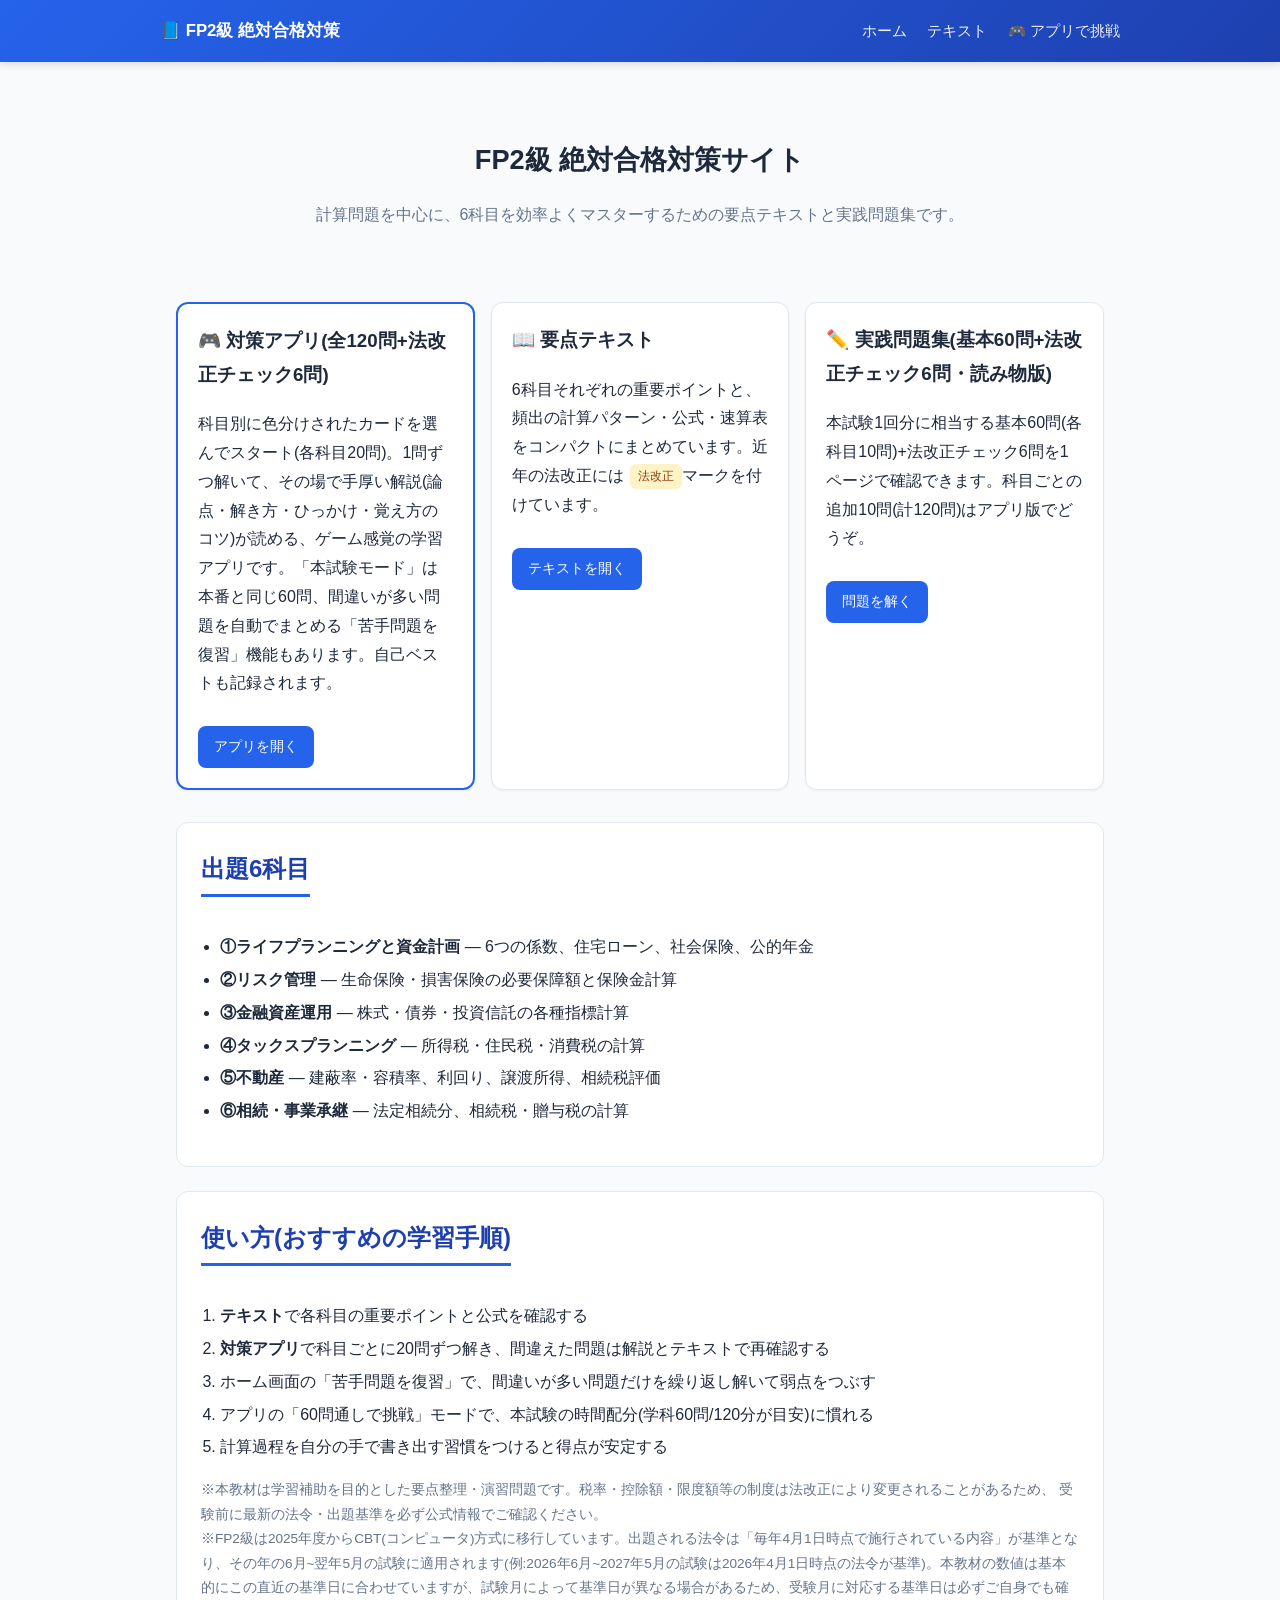
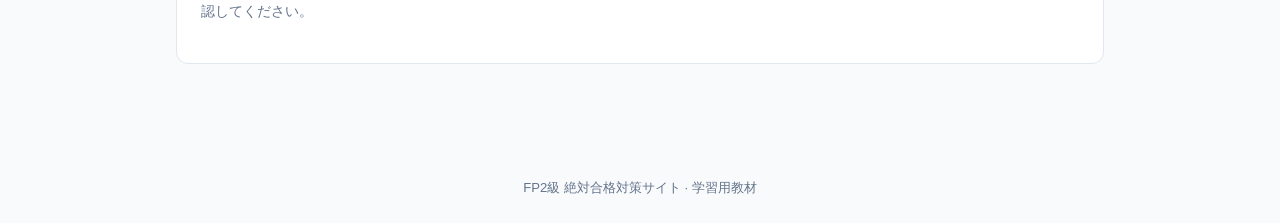
<file: fp2/index.html>
<!DOCTYPE html>
<html lang="ja">
<head>
<meta charset="UTF-8">
<meta name="viewport" content="width=device-width, initial-scale=1.0">
<title>FP2級 絶対合格対策サイト</title>
<link rel="stylesheet" href="style.css">
</head>
<body>
<header class="site">
  <div class="nav">
    <div class="brand">📘 FP2級 絶対合格対策</div>
    <div class="links">
      <a href="index.html">ホーム</a>
      <a href="text.html">テキスト</a>
      <a href="app.html">🎮 アプリで挑戦</a>
    </div>
  </div>
</header>

<main>
  <div class="hero">
    <h1>FP2級 絶対合格対策サイト</h1>
    <p>計算問題を中心に、6科目を効率よくマスターするための要点テキストと実践問題集です。</p>
  </div>

  <div class="cards">
    <div class="card" style="border:2px solid #2563eb;">
      <h3>🎮 対策アプリ(全120問+法改正チェック6問)</h3>
      <p>科目別に色分けされたカードを選んでスタート(各科目20問)。1問ずつ解いて、その場で手厚い解説(論点・解き方・ひっかけ・覚え方のコツ)が読める、ゲーム感覚の学習アプリです。「本試験モード」は本番と同じ60問、間違いが多い問題を自動でまとめる「苦手問題を復習」機能もあります。自己ベストも記録されます。</p>
      <a class="btn" href="app.html">アプリを開く</a>
    </div>
    <div class="card">
      <h3>📖 要点テキスト</h3>
      <p>6科目それぞれの重要ポイントと、頻出の計算パターン・公式・速算表をコンパクトにまとめています。近年の法改正には<span class="badge">法改正</span>マークを付けています。</p>
      <a class="btn" href="text.html">テキストを開く</a>
    </div>
    <div class="card">
      <h3>✏️ 実践問題集(基本60問+法改正チェック6問・読み物版)</h3>
      <p>本試験1回分に相当する基本60問(各科目10問)+法改正チェック6問を1ページで確認できます。科目ごとの追加10問(計120問)はアプリ版でどうぞ。</p>
      <a class="btn" href="problems.html">問題を解く</a>
    </div>
  </div>

  <section class="subject" style="margin-top:32px;">
    <h2>出題6科目</h2>
    <ul class="point-list">
      <li><strong>①ライフプランニングと資金計画</strong> — 6つの係数、住宅ローン、社会保険、公的年金</li>
      <li><strong>②リスク管理</strong> — 生命保険・損害保険の必要保障額と保険金計算</li>
      <li><strong>③金融資産運用</strong> — 株式・債券・投資信託の各種指標計算</li>
      <li><strong>④タックスプランニング</strong> — 所得税・住民税・消費税の計算</li>
      <li><strong>⑤不動産</strong> — 建蔽率・容積率、利回り、譲渡所得、相続税評価</li>
      <li><strong>⑥相続・事業承継</strong> — 法定相続分、相続税・贈与税の計算</li>
    </ul>
  </section>

  <section class="subject">
    <h2>使い方(おすすめの学習手順)</h2>
    <ol class="point-list">
      <li><strong>テキスト</strong>で各科目の重要ポイントと公式を確認する</li>
      <li><strong>対策アプリ</strong>で科目ごとに20問ずつ解き、間違えた問題は解説とテキストで再確認する</li>
      <li>ホーム画面の「苦手問題を復習」で、間違いが多い問題だけを繰り返し解いて弱点をつぶす</li>
      <li>アプリの「60問通しで挑戦」モードで、本試験の時間配分(学科60問/120分が目安)に慣れる</li>
      <li>計算過程を自分の手で書き出す習慣をつけると得点が安定する</li>
    </ol>
    <p style="color:var(--muted);font-size:.85rem;">
      ※本教材は学習補助を目的とした要点整理・演習問題です。税率・控除額・限度額等の制度は法改正により変更されることがあるため、
      受験前に最新の法令・出題基準を必ず公式情報でご確認ください。<br>
      ※FP2級は2025年度からCBT(コンピュータ)方式に移行しています。出題される法令は「毎年4月1日時点で施行されている内容」が基準となり、その年の6月~翌年5月の試験に適用されます(例:2026年6月~2027年5月の試験は2026年4月1日時点の法令が基準)。本教材の数値は基本的にこの直近の基準日に合わせていますが、試験月によって基準日が異なる場合があるため、受験月に対応する基準日は必ずご自身でも確認してください。
    </p>
  </section>
</main>

<footer>FP2級 絶対合格対策サイト &middot; 学習用教材</footer>
</body>
</html>
</file>
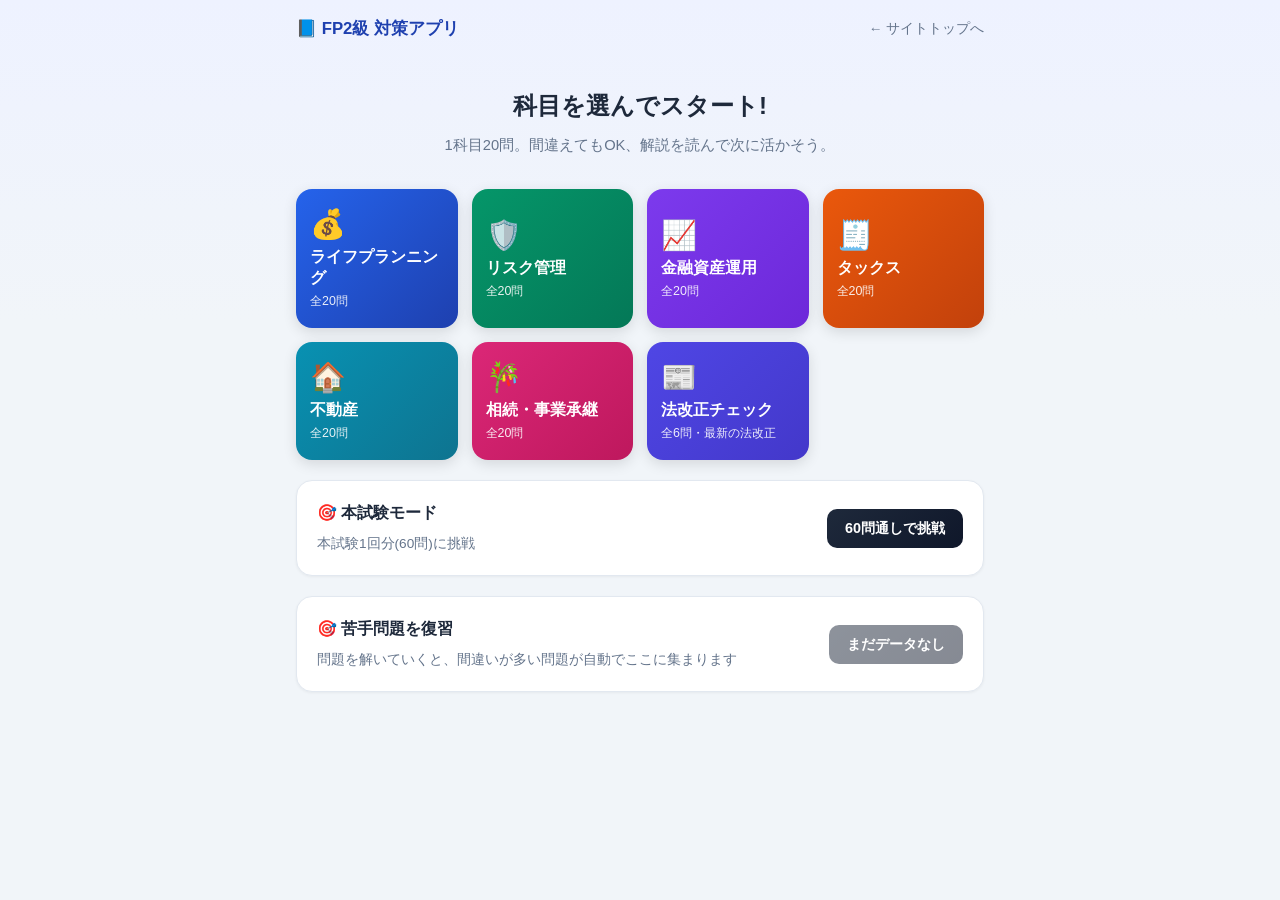
<file: fp2/app.html>
<!DOCTYPE html>
<html lang="ja">
<head>
<meta charset="UTF-8">
<meta name="viewport" content="width=device-width, initial-scale=1.0">
<title>FP2級 対策アプリ</title>
<link rel="stylesheet" href="app.css">
</head>
<body class="app-body">

<div class="app-header">
  <div class="brand">📘 FP2級 対策アプリ</div>
  <a class="back" href="index.html">← サイトトップへ</a>
</div>

<main class="app-main">

  <!-- ホーム画面:科目選択 -->
  <section id="screen-home">
    <div class="app-hero">
      <h1>科目を選んでスタート!</h1>
      <p>1科目20問。間違えてもOK、解説を読んで次に活かそう。</p>
    </div>

    <div class="subject-grid" id="subjectGrid"></div>

    <div class="fullmock">
      <div class="txt">
        <strong>🎯 本試験モード</strong>
        <span id="fullmockBest">本試験1回分(60問)に挑戦</span>
      </div>
      <button id="fullmockBtn">60問通しで挑戦</button>
    </div>

    <div class="fullmock" id="weakReviewWrap"></div>
  </section>

  <!-- クイズ画面 -->
  <section id="screen-quiz" style="display:none;">
    <div class="quiz-topbar">
      <div class="row">
        <span class="sname" id="quizSubjectName"></span>
        <span id="quizProgressText"></span>
      </div>
      <div class="progress-track"><div class="progress-fill" id="progressFill"></div></div>
    </div>

    <div class="qcard">
      <span class="qnumber" id="qNumber"></span>
      <div class="qtext" id="qText"></div>
      <div id="choicesArea"></div>
      <div id="feedbackArea"></div>
      <div id="nextBtnWrap"></div>
    </div>
  </section>

  <!-- 結果画面 -->
  <section id="screen-result" style="display:none;">
    <div class="result-card">
      <div class="big-emoji" id="resultEmoji"></div>
      <h2 id="resultTitle"></h2>
      <div class="score" id="resultScore"></div>
      <p class="msg" id="resultMsg"></p>
      <div class="result-breakdown" id="resultBreakdown"></div>
      <div class="result-actions" id="resultActions"></div>
    </div>
  </section>

</main>

<script src="quiz-data.js"></script>
<script src="choice-notes.js"></script>
<script src="bonus-data.js"></script>
<script src="app.js"></script>
</body>
</html>
</file>
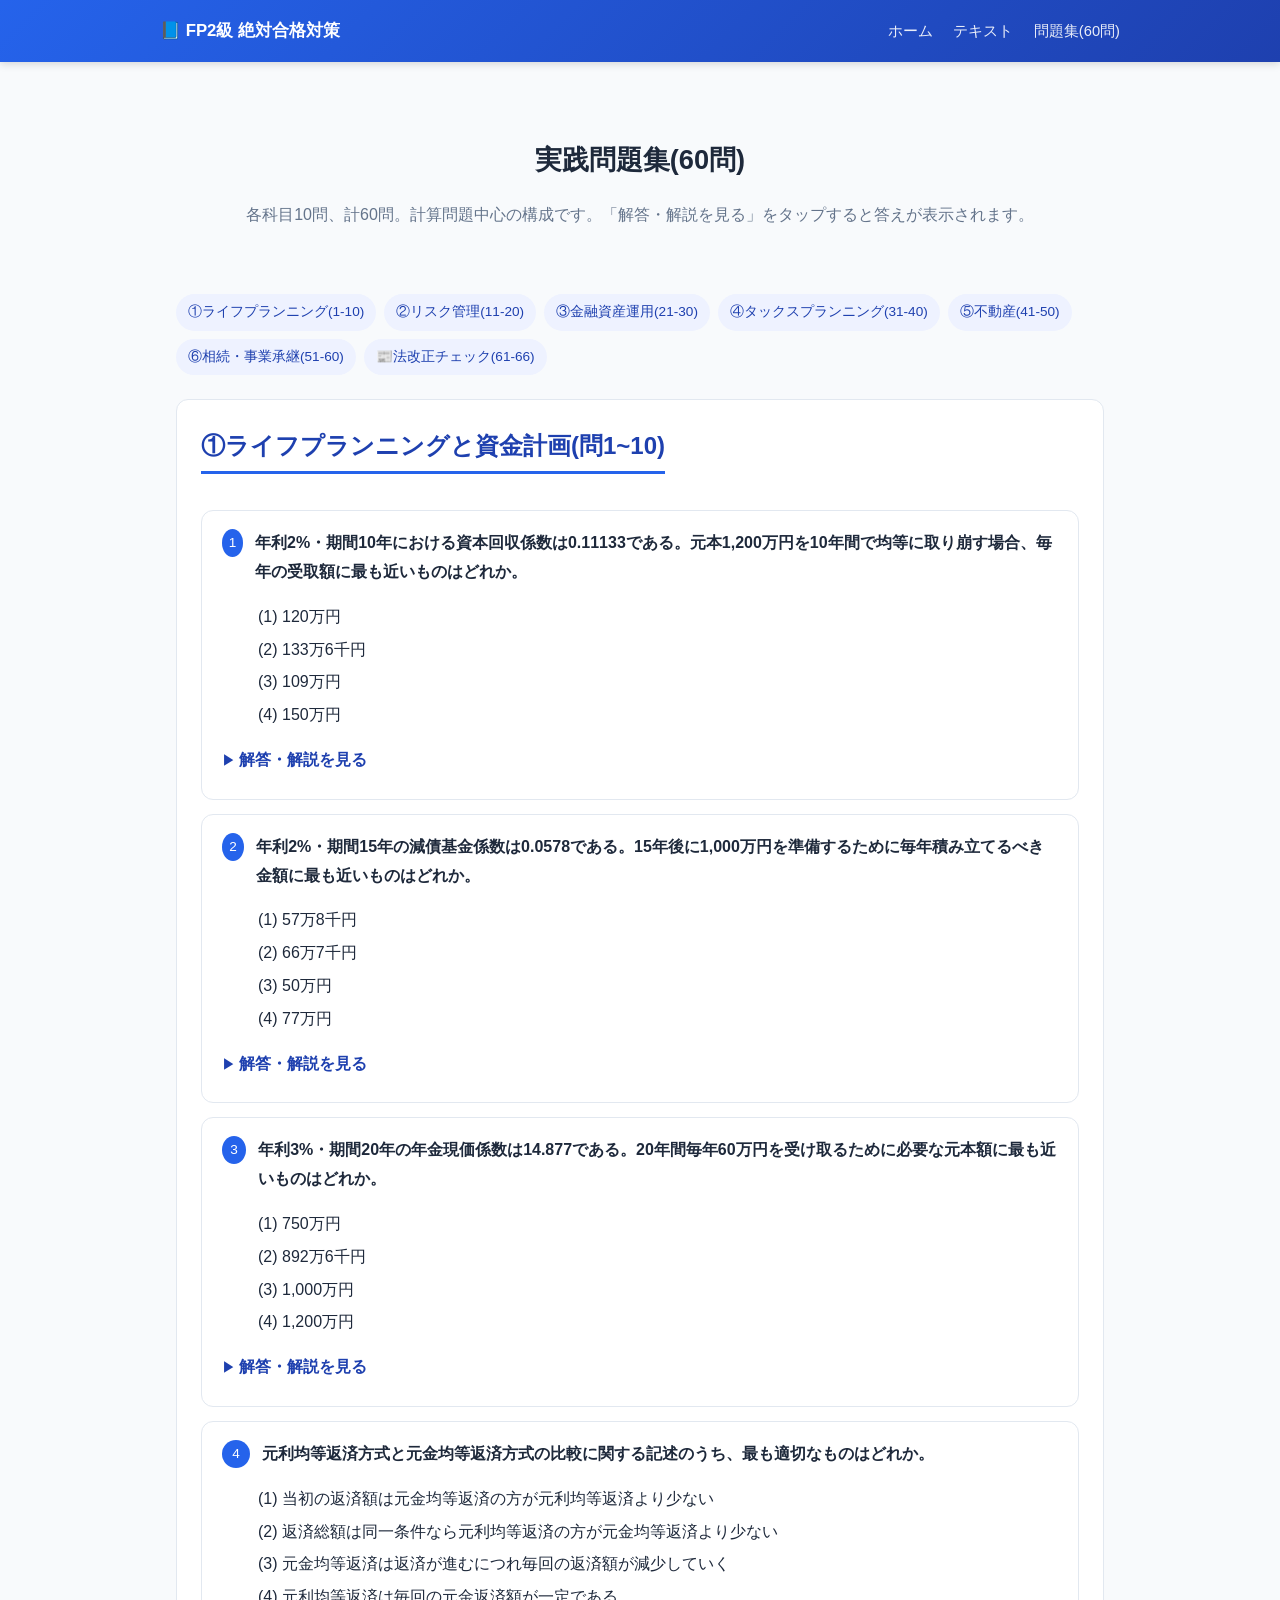
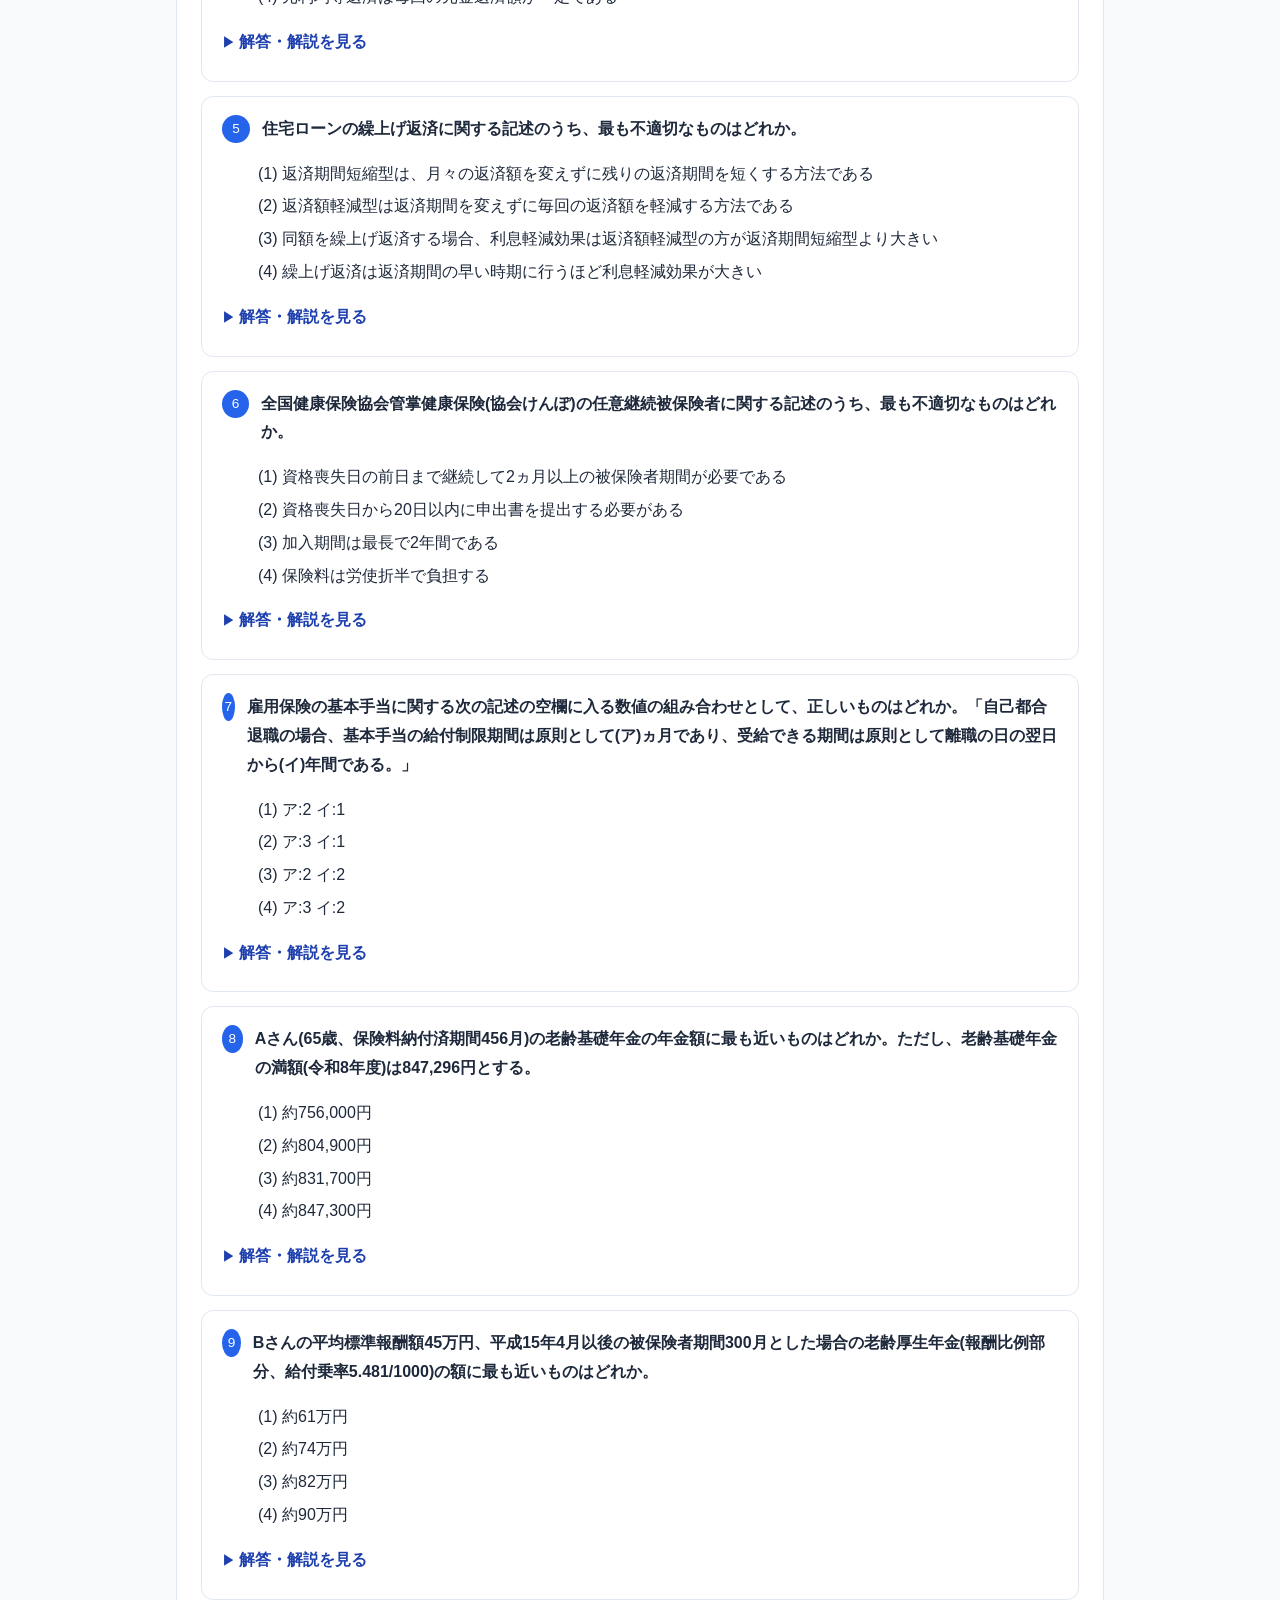
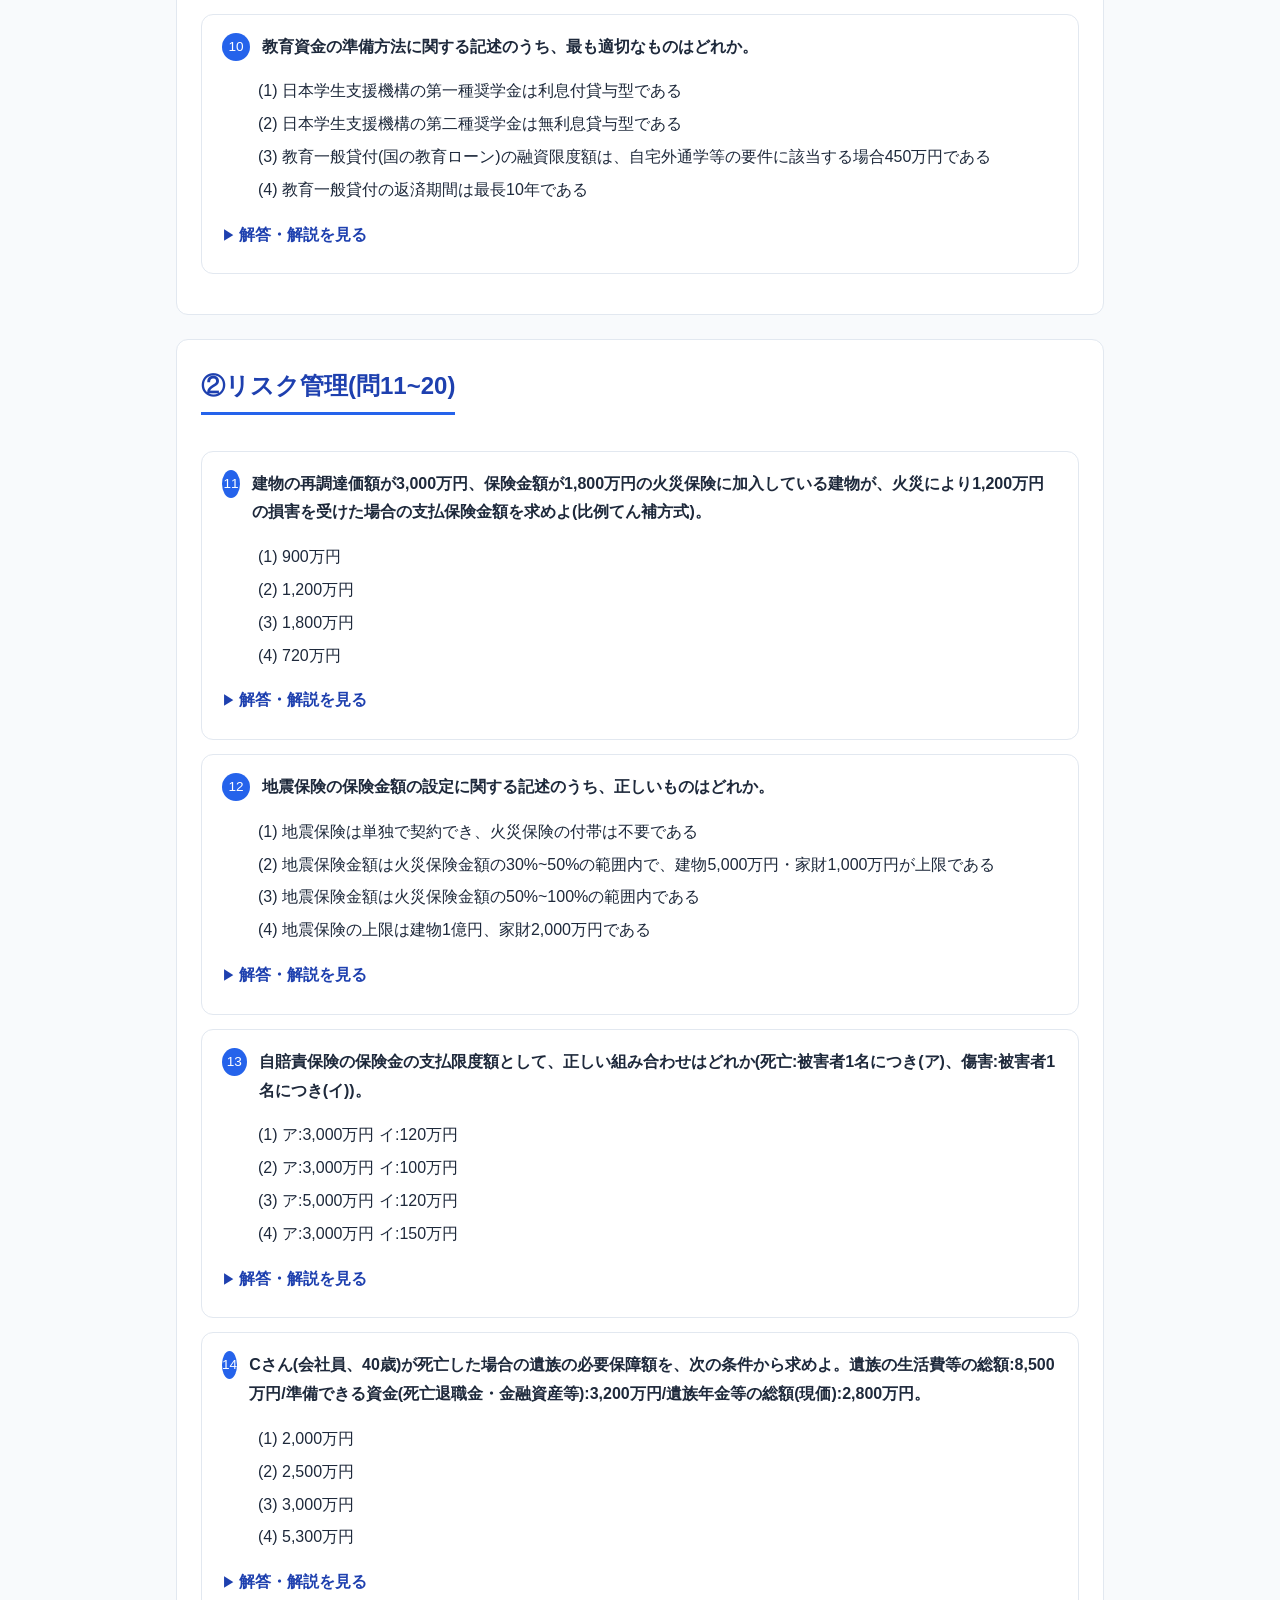
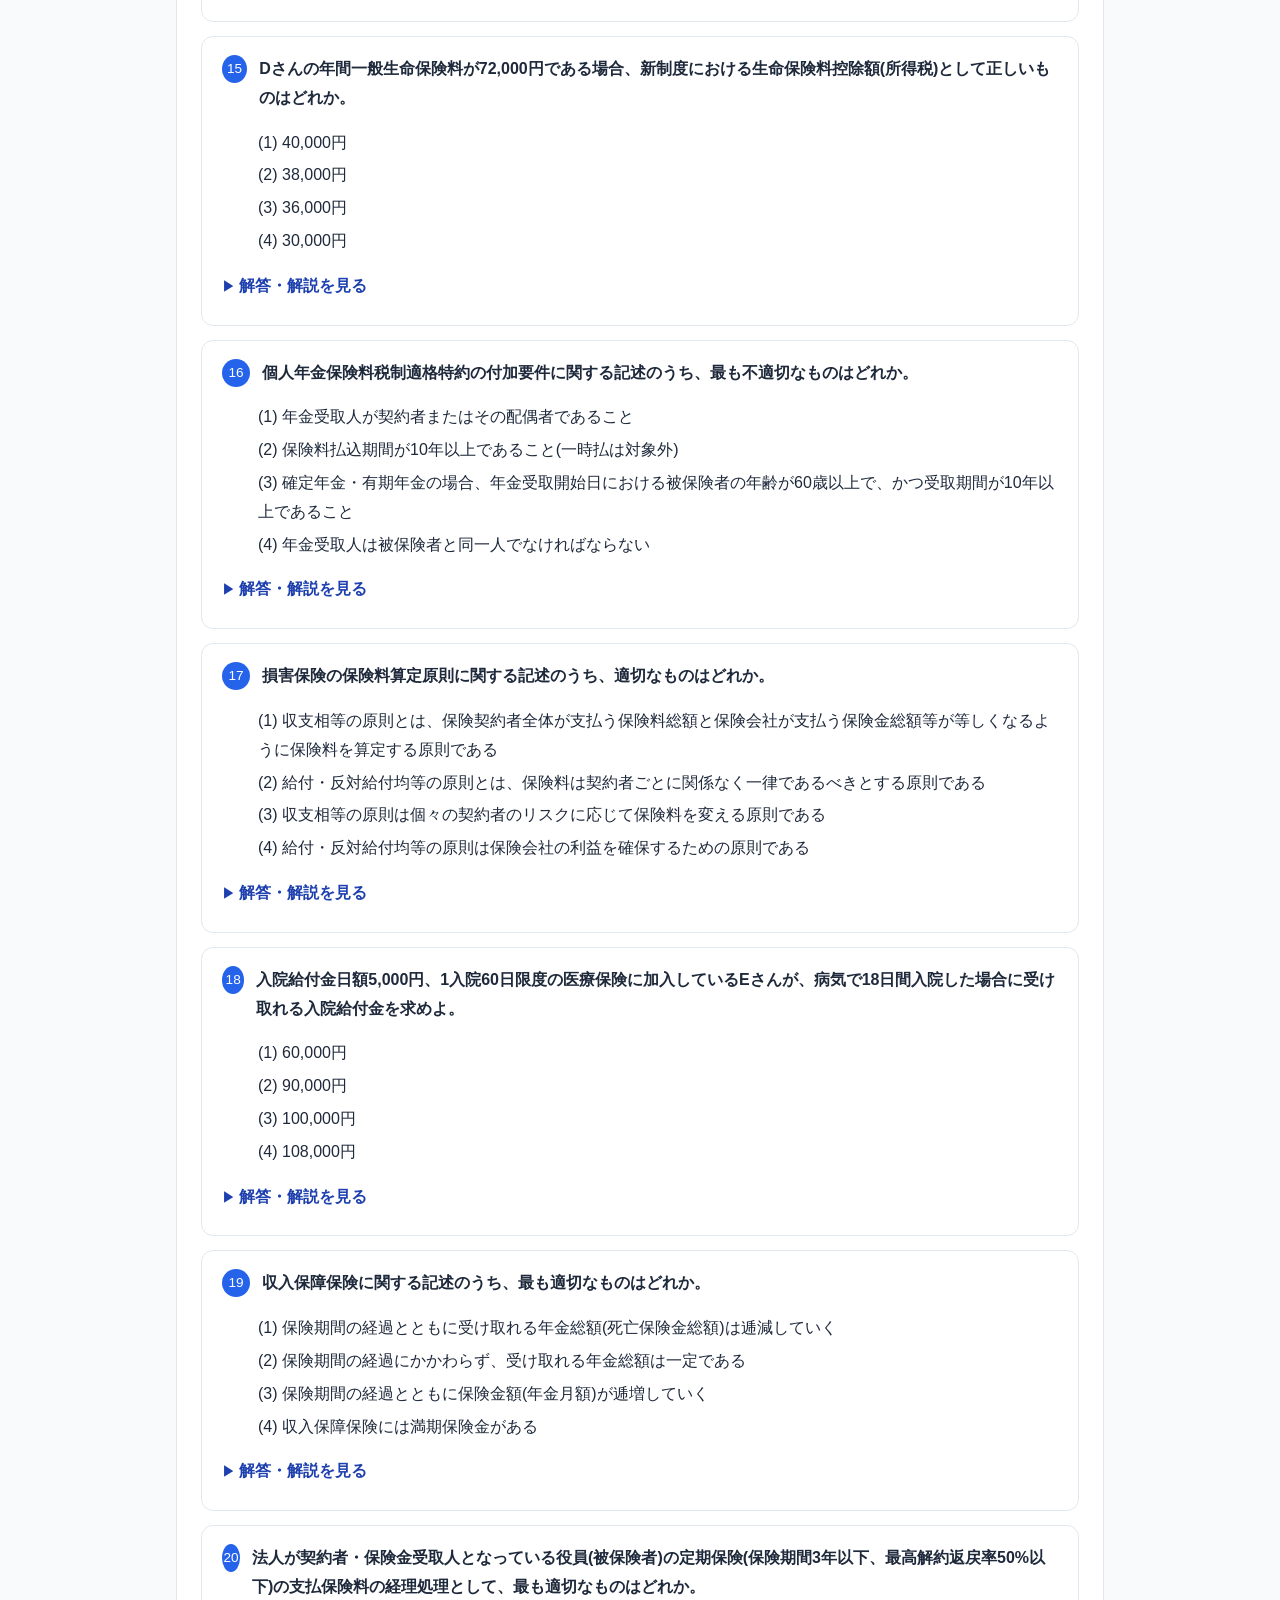
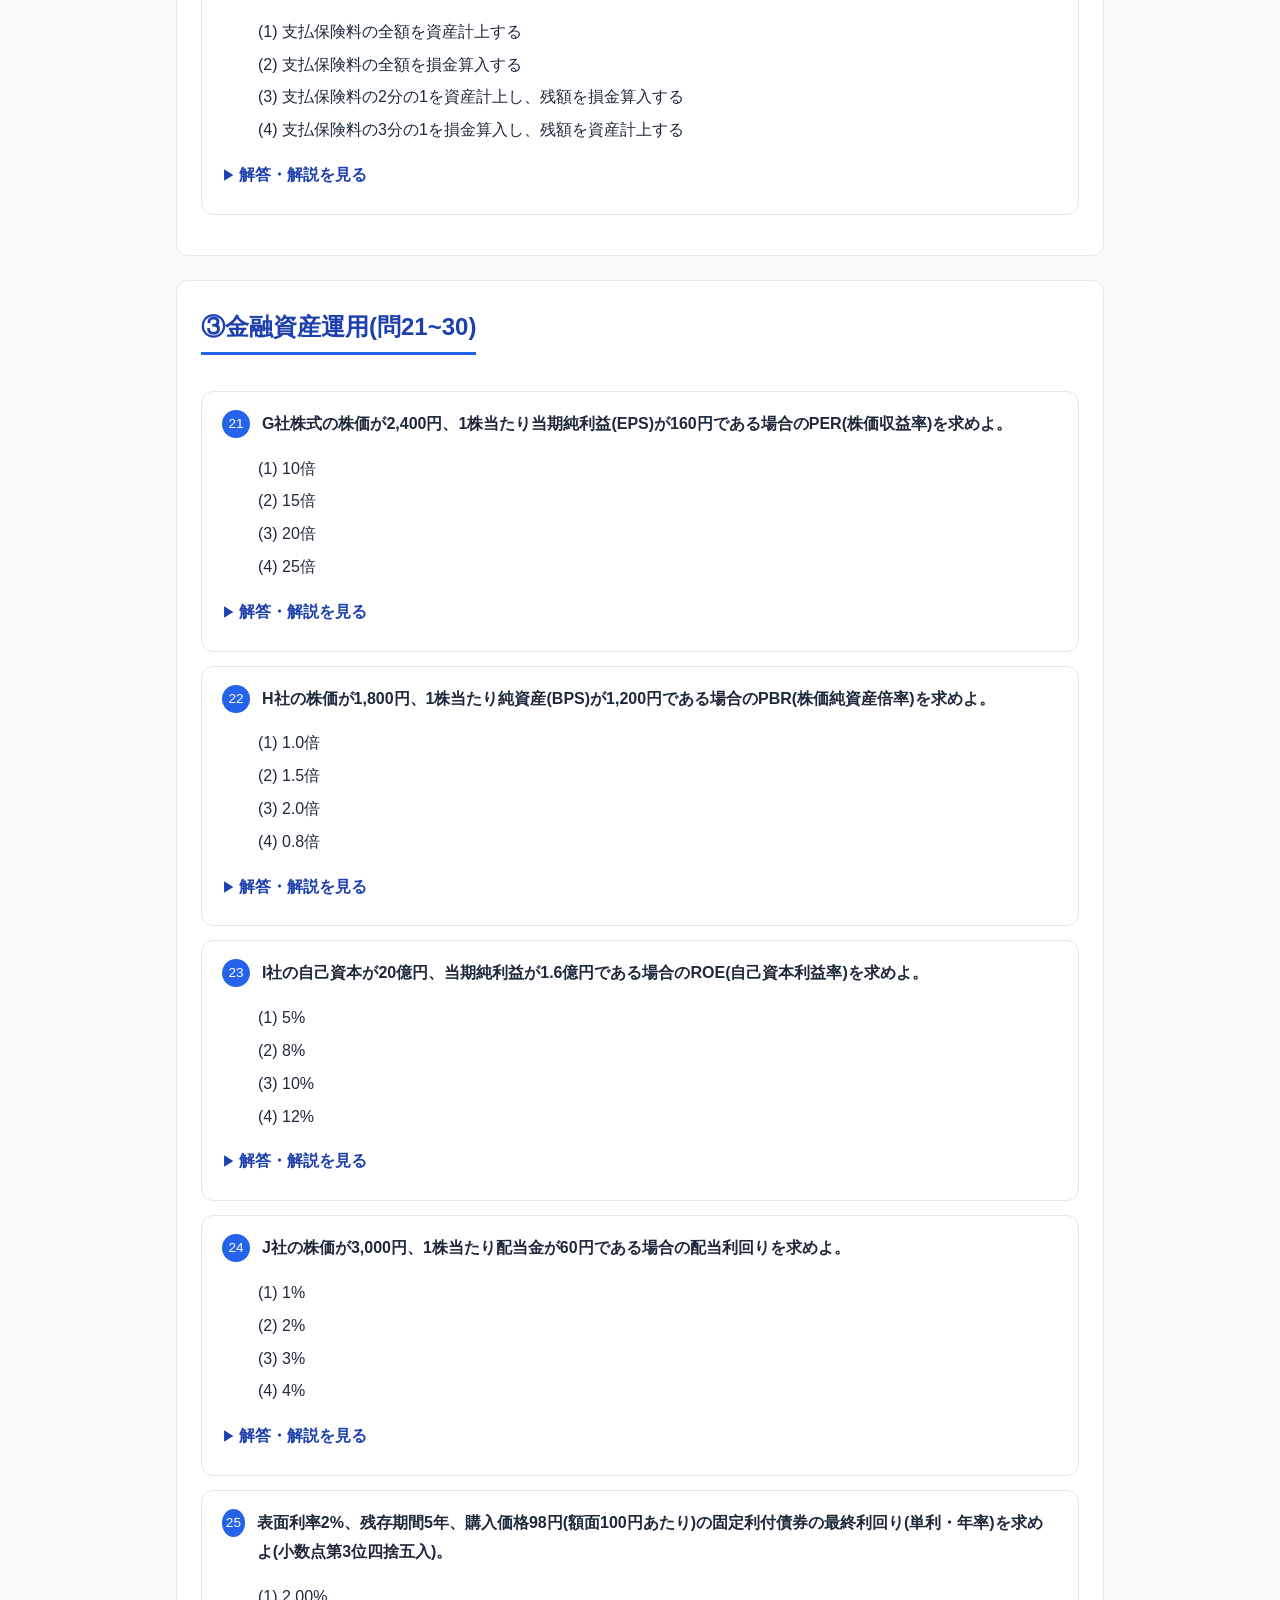
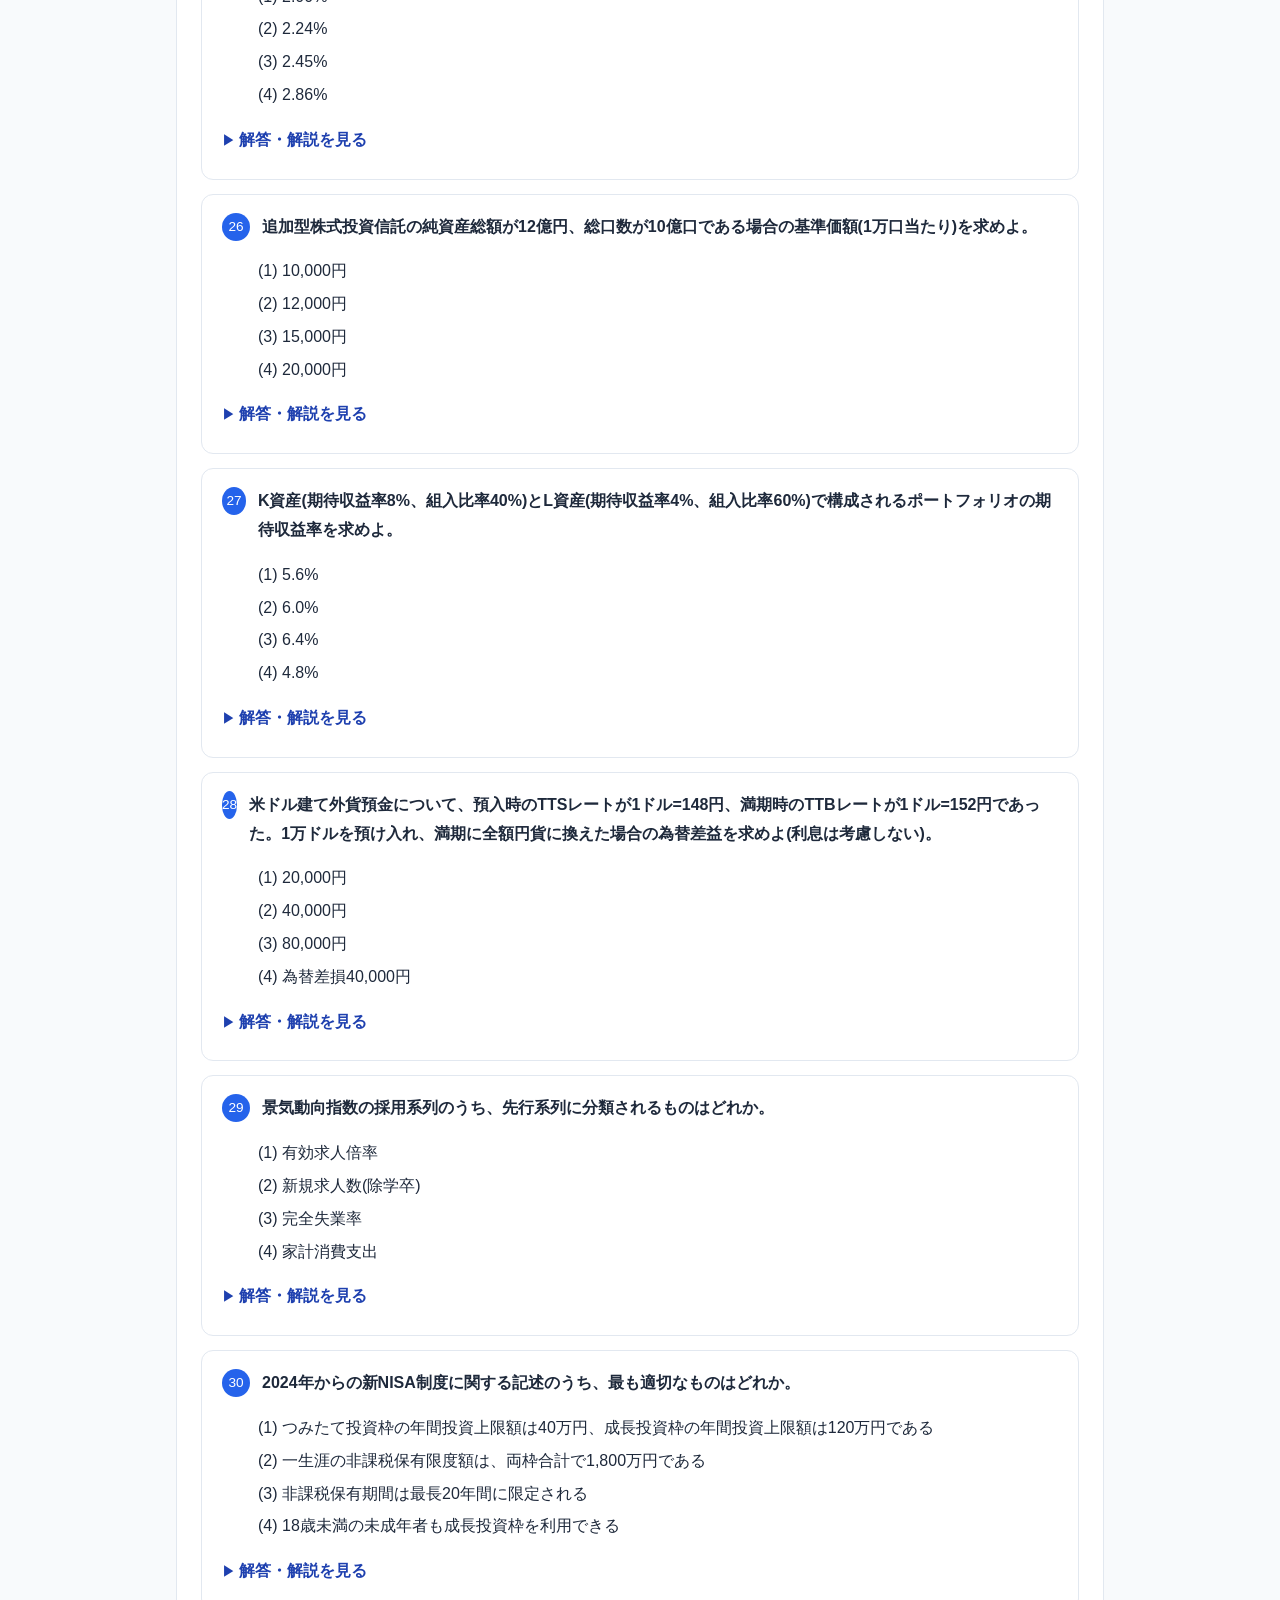
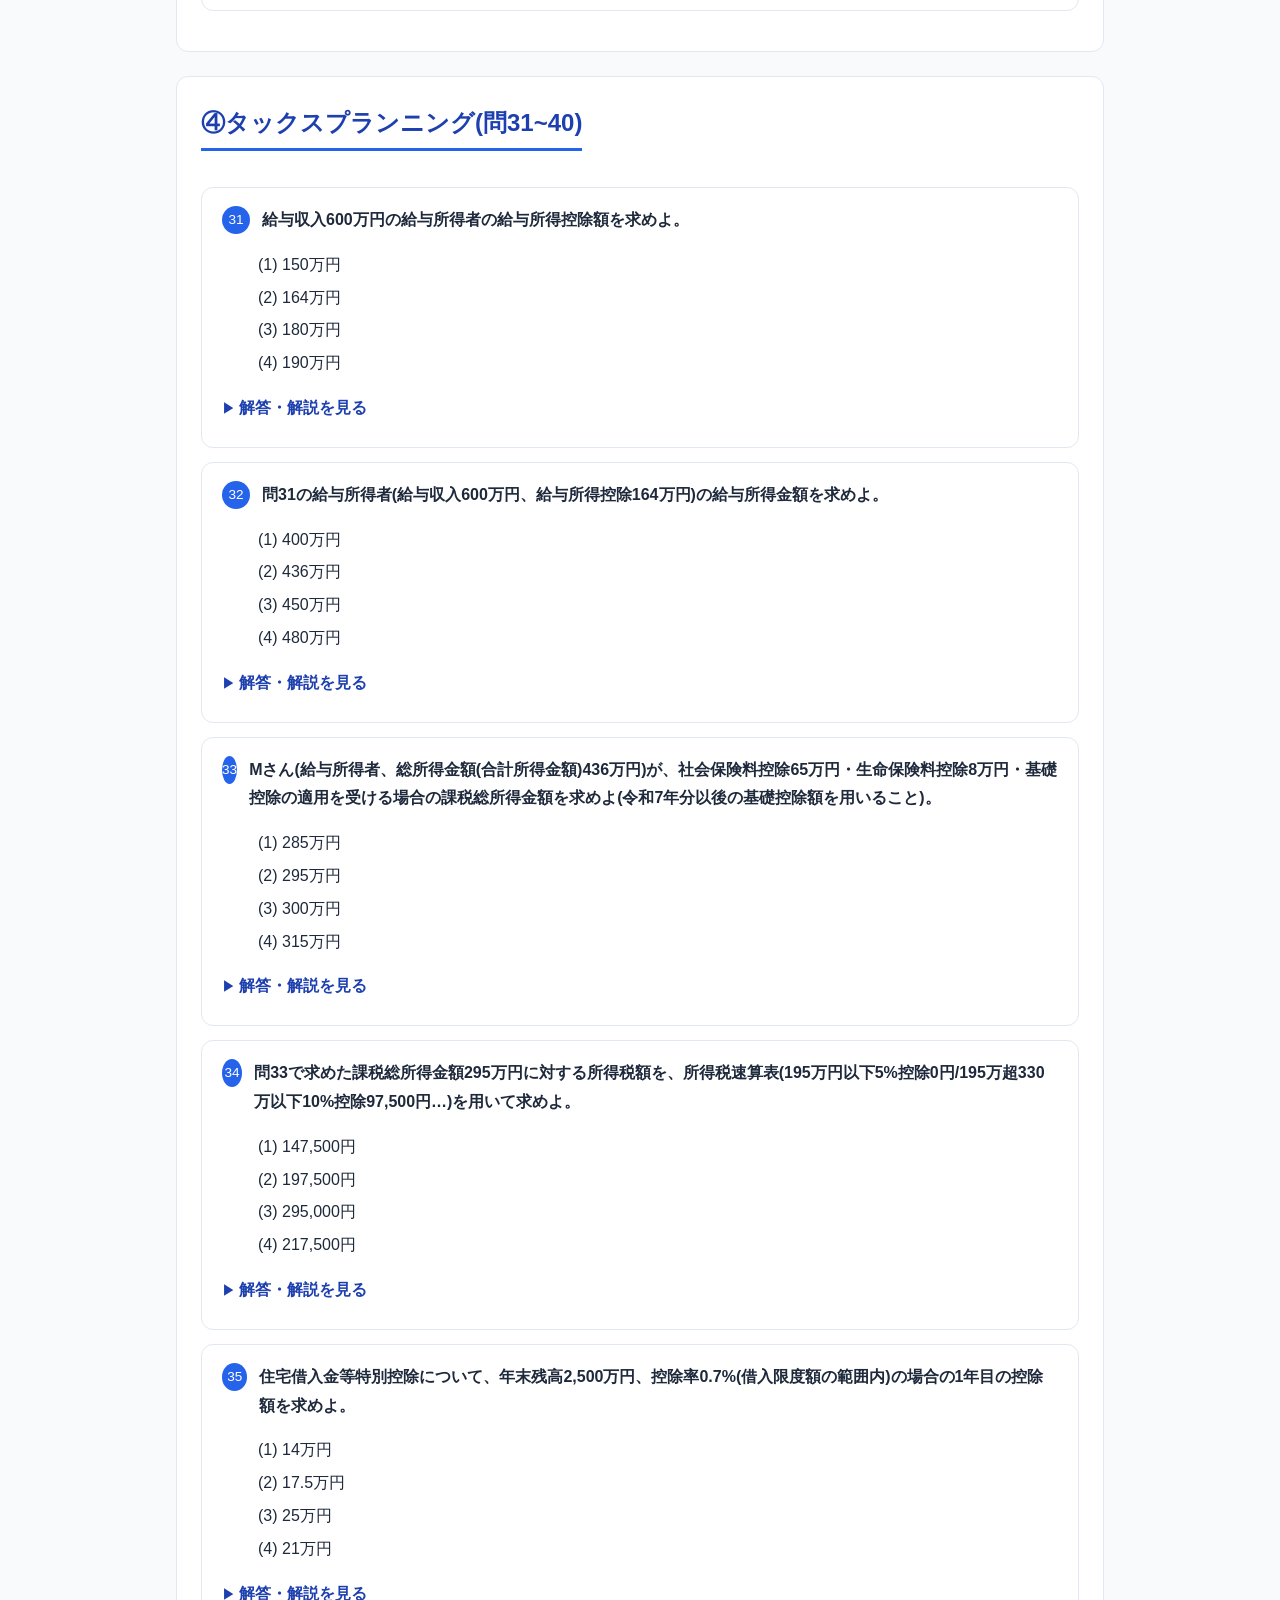
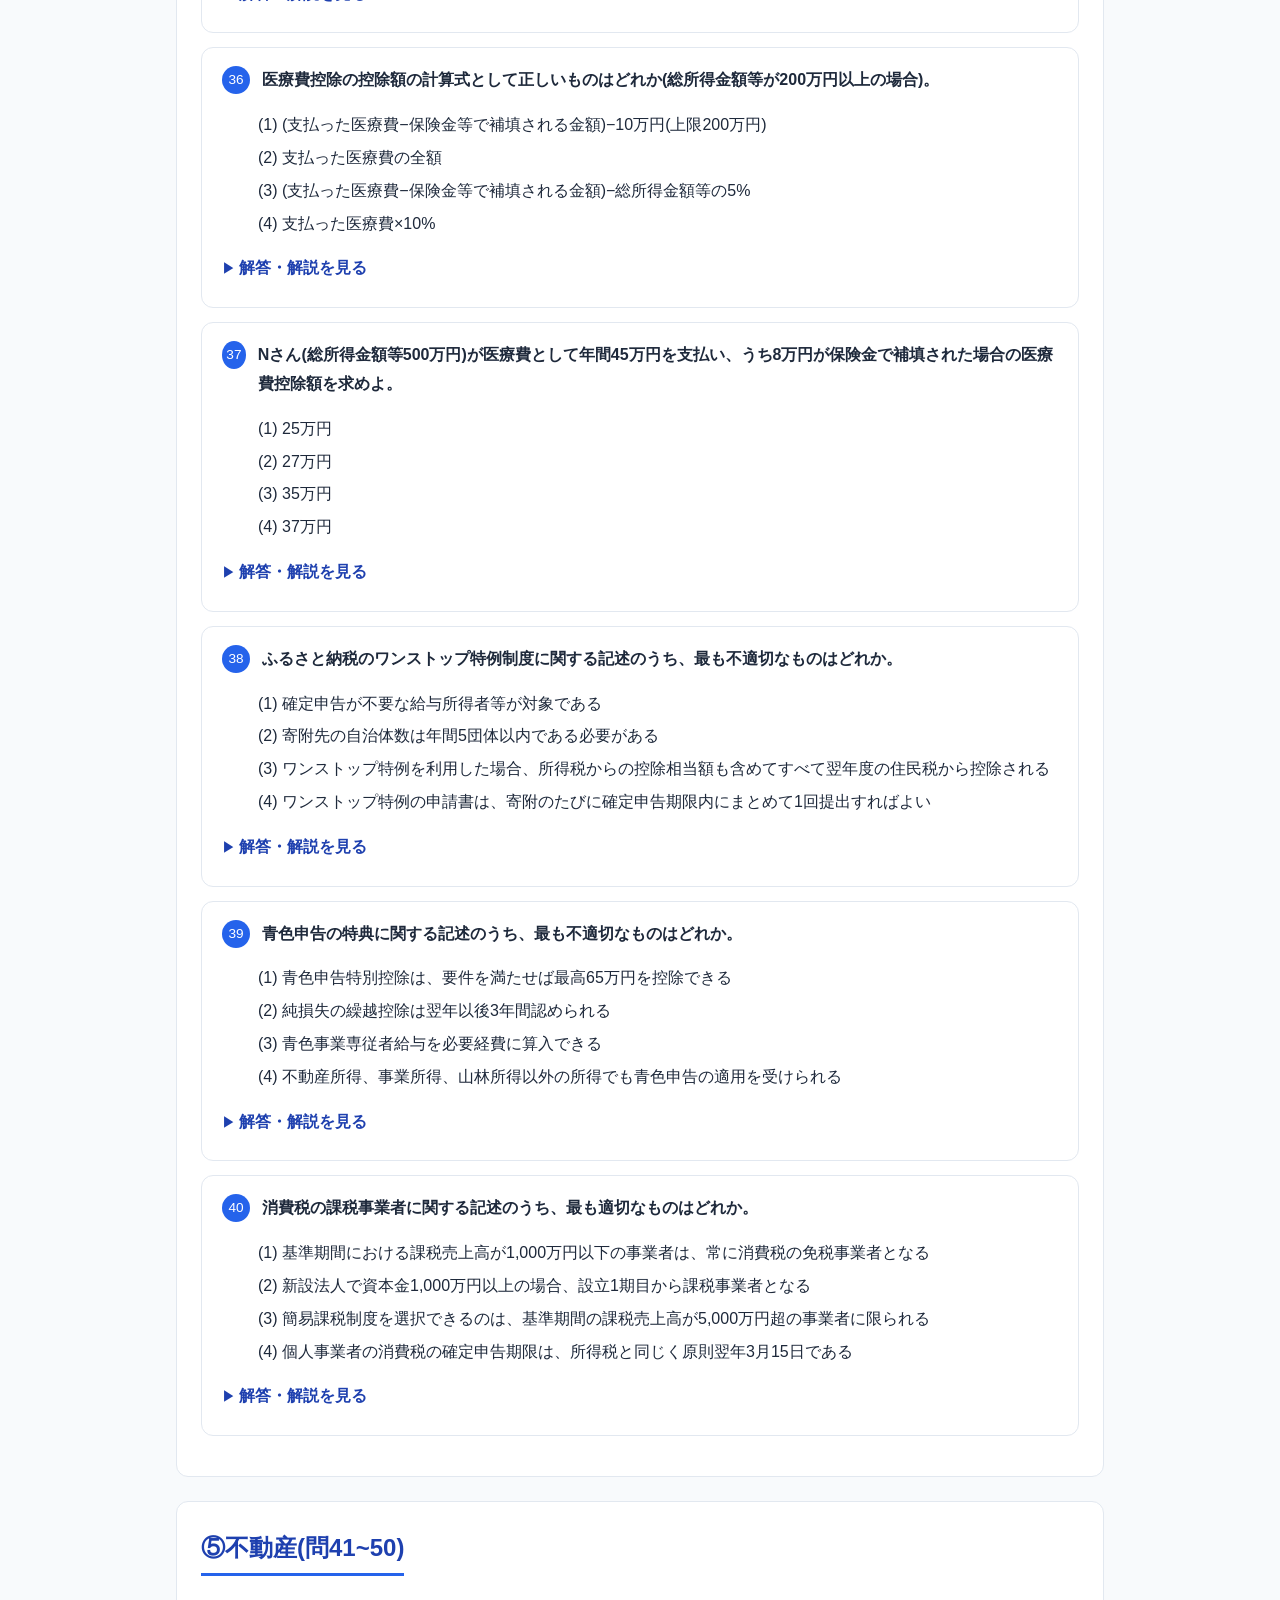
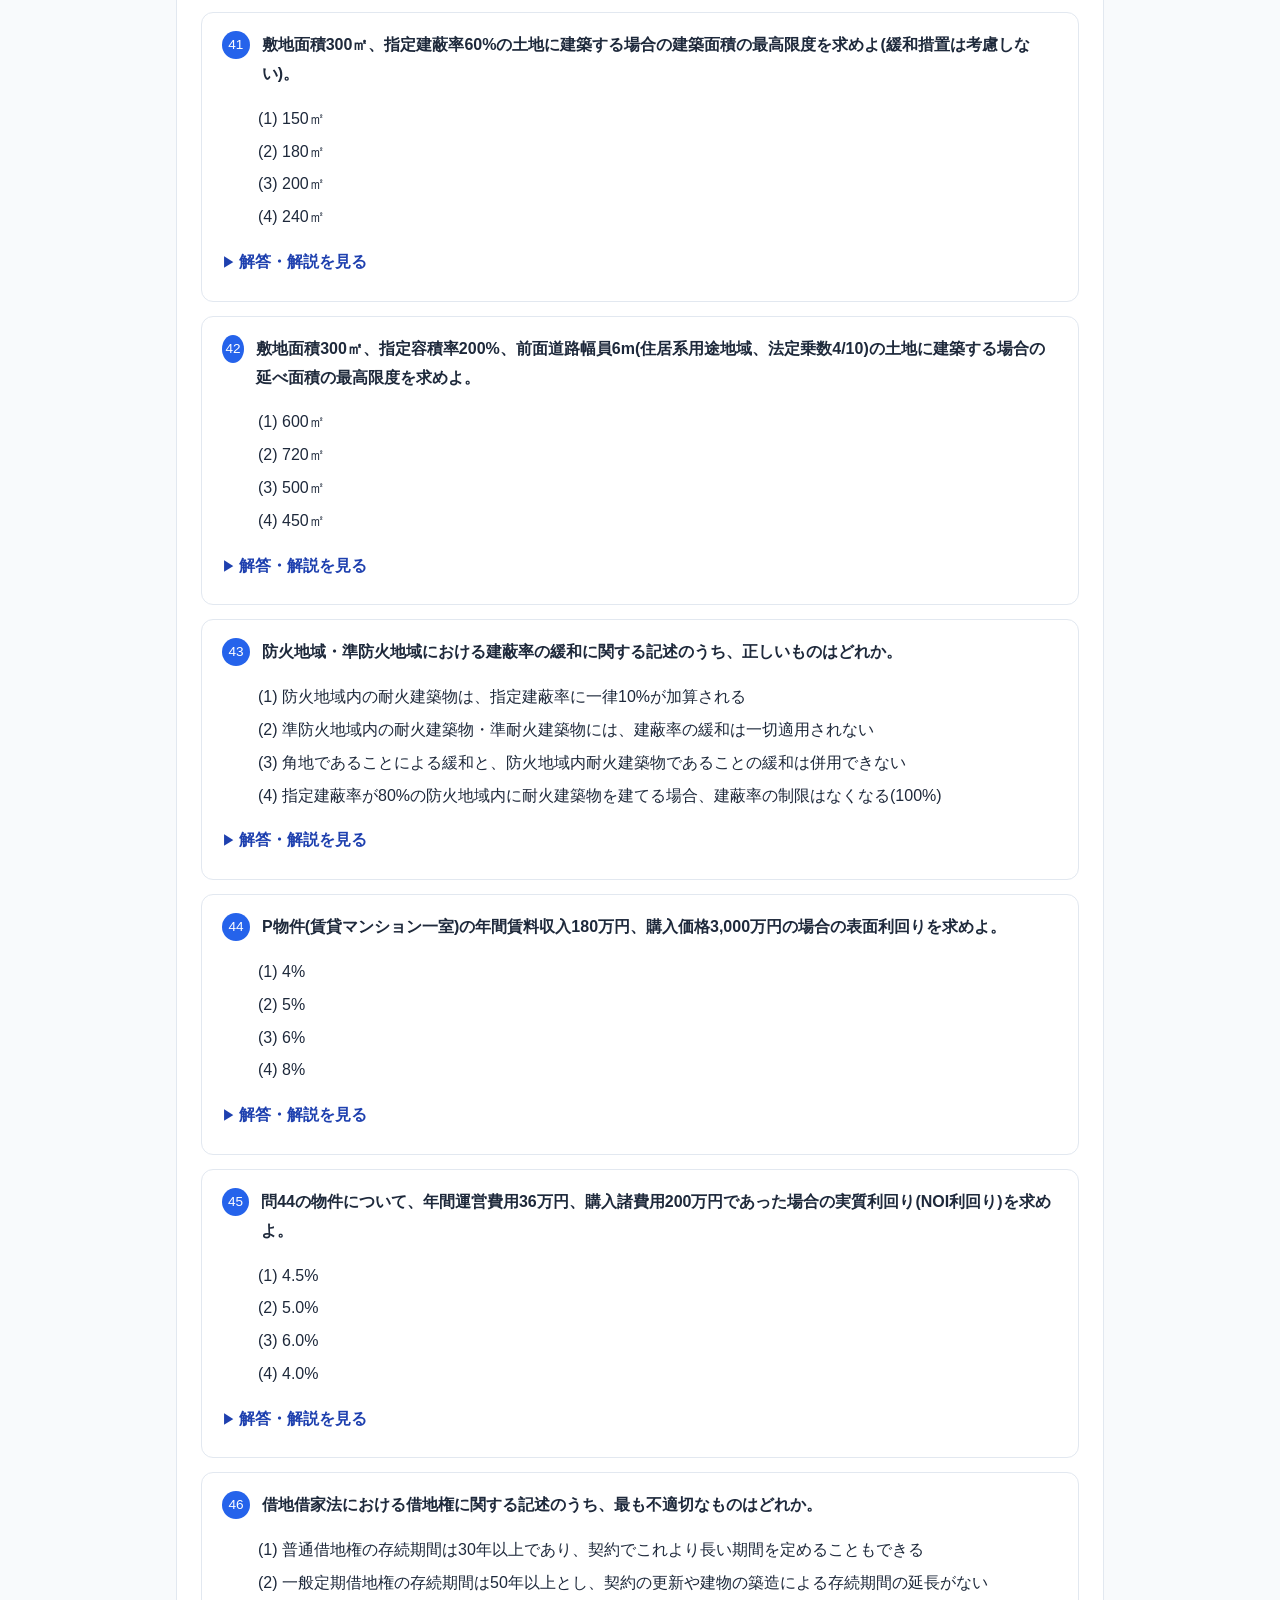
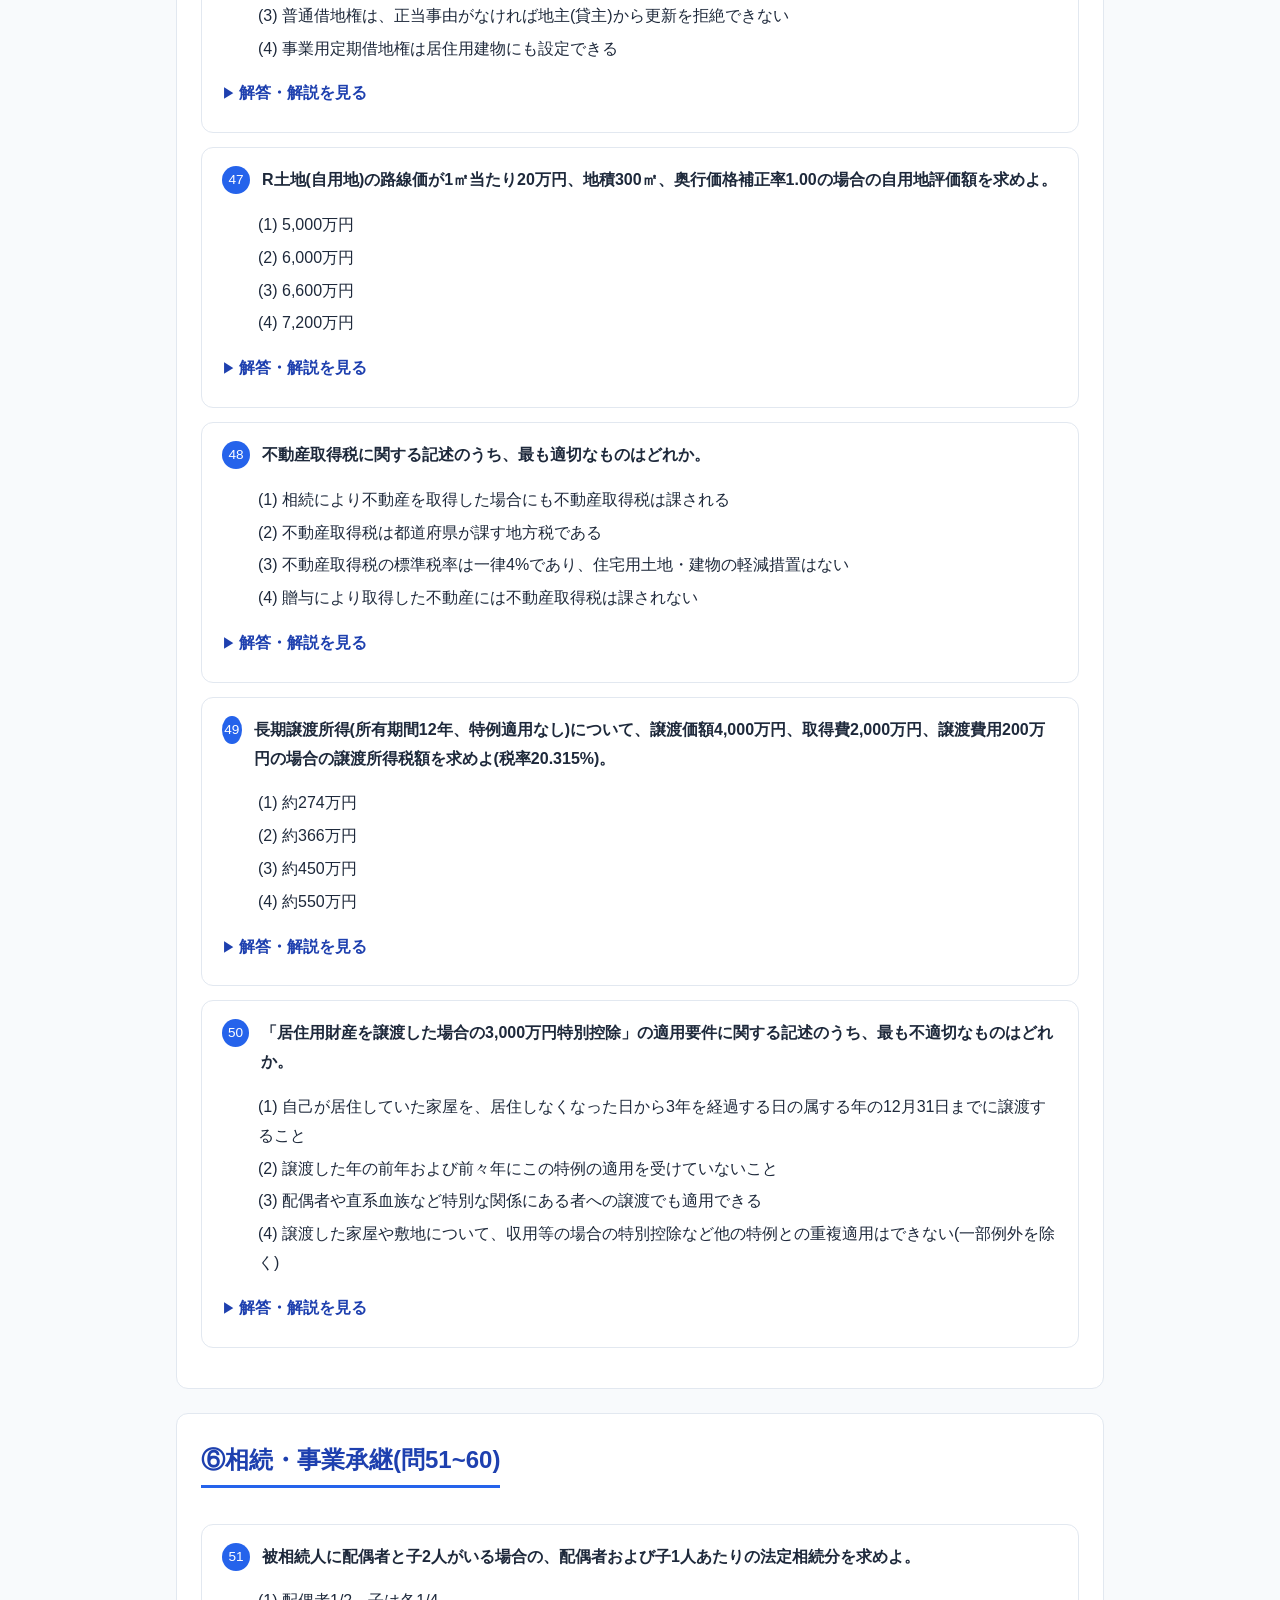
<file: fp2/problems.html>
<!DOCTYPE html>
<html lang="ja">
<head>
<meta charset="UTF-8">
<meta name="viewport" content="width=device-width, initial-scale=1.0">
<title>実践問題集(60問) | FP2級 絶対合格対策</title>
<link rel="stylesheet" href="style.css">
</head>
<body>
<header class="site">
  <div class="nav">
    <div class="brand">📘 FP2級 絶対合格対策</div>
    <div class="links">
      <a href="index.html">ホーム</a>
      <a href="text.html">テキスト</a>
      <a href="problems.html">問題集(60問)</a>
    </div>
  </div>
</header>

<main>
  <div class="hero">
    <h1>実践問題集(60問)</h1>
    <p>各科目10問、計60問。計算問題中心の構成です。「解答・解説を見る」をタップすると答えが表示されます。</p>
  </div>

  <div class="toc">
    <a href="#p-lifeplan">①ライフプランニング(1-10)</a>
    <a href="#p-risk">②リスク管理(11-20)</a>
    <a href="#p-asset">③金融資産運用(21-30)</a>
    <a href="#p-tax">④タックスプランニング(31-40)</a>
    <a href="#p-estate">⑤不動産(41-50)</a>
    <a href="#p-souzoku">⑥相続・事業承継(51-60)</a>
    <a href="#p-houkaisei">📰法改正チェック(61-66)</a>
  </div>

  <!-- ①ライフプランニング -->
  <section class="subject" id="p-lifeplan">
    <h2>①ライフプランニングと資金計画(問1~10)</h2>
    <ol class="qlist">

      <li class="q"><div class="qhead"><span class="qnum">1</span><span class="qtext">年利2%・期間10年における資本回収係数は0.11133である。元本1,200万円を10年間で均等に取り崩す場合、毎年の受取額に最も近いものはどれか。</span></div>
        <ol class="choices" type="1">
          <li>(1) 120万円</li><li>(2) 133万6千円</li><li>(3) 109万円</li><li>(4) 150万円</li>
        </ol>
        <details class="ans"><summary>解答・解説を見る</summary><div class="ansbody">
          <span class="correct">正解:(2)</span><br>
          1,200万円×0.11133=133.596万円 → 約133万6千円。
        </div></details>
      </li>

      <li class="q"><div class="qhead"><span class="qnum">2</span><span class="qtext">年利2%・期間15年の減債基金係数は0.0578である。15年後に1,000万円を準備するために毎年積み立てるべき金額に最も近いものはどれか。</span></div>
        <ol class="choices" type="1">
          <li>(1) 57万8千円</li><li>(2) 66万7千円</li><li>(3) 50万円</li><li>(4) 77万円</li>
        </ol>
        <details class="ans"><summary>解答・解説を見る</summary><div class="ansbody">
          <span class="correct">正解:(1)</span><br>
          1,000万円×0.0578=57.8万円。
        </div></details>
      </li>

      <li class="q"><div class="qhead"><span class="qnum">3</span><span class="qtext">年利3%・期間20年の年金現価係数は14.877である。20年間毎年60万円を受け取るために必要な元本額に最も近いものはどれか。</span></div>
        <ol class="choices" type="1">
          <li>(1) 750万円</li><li>(2) 892万6千円</li><li>(3) 1,000万円</li><li>(4) 1,200万円</li>
        </ol>
        <details class="ans"><summary>解答・解説を見る</summary><div class="ansbody">
          <span class="correct">正解:(2)</span><br>
          60万円×14.877=892.62万円 → 約892万6千円。
        </div></details>
      </li>

      <li class="q"><div class="qhead"><span class="qnum">4</span><span class="qtext">元利均等返済方式と元金均等返済方式の比較に関する記述のうち、最も適切なものはどれか。</span></div>
        <ol class="choices" type="1">
          <li>(1) 当初の返済額は元金均等返済の方が元利均等返済より少ない</li>
          <li>(2) 返済総額は同一条件なら元利均等返済の方が元金均等返済より少ない</li>
          <li>(3) 元金均等返済は返済が進むにつれ毎回の返済額が減少していく</li>
          <li>(4) 元利均等返済は毎回の元金返済額が一定である</li>
        </ol>
        <details class="ans"><summary>解答・解説を見る</summary><div class="ansbody">
          <span class="correct">正解:(3)</span><br>
          元金均等返済は毎回の元金部分が一定で、残高減少に伴い利息が減るため、返済額は徐々に減少する。当初返済額は元金均等の方が多く、返済総額は元金均等の方が少ない。
        </div></details>
      </li>

      <li class="q"><div class="qhead"><span class="qnum">5</span><span class="qtext">住宅ローンの繰上げ返済に関する記述のうち、最も不適切なものはどれか。</span></div>
        <ol class="choices" type="1">
          <li>(1) 返済期間短縮型は、月々の返済額を変えずに残りの返済期間を短くする方法である</li>
          <li>(2) 返済額軽減型は返済期間を変えずに毎回の返済額を軽減する方法である</li>
          <li>(3) 同額を繰上げ返済する場合、利息軽減効果は返済額軽減型の方が返済期間短縮型より大きい</li>
          <li>(4) 繰上げ返済は返済期間の早い時期に行うほど利息軽減効果が大きい</li>
        </ol>
        <details class="ans"><summary>解答・解説を見る</summary><div class="ansbody">
          <span class="correct">正解:(3)</span><br>
          同額を繰上げ返済する場合、利息軽減効果は「返済期間短縮型」の方が「返済額軽減型」より大きい。
        </div></details>
      </li>

      <li class="q"><div class="qhead"><span class="qnum">6</span><span class="qtext">全国健康保険協会管掌健康保険(協会けんぽ)の任意継続被保険者に関する記述のうち、最も不適切なものはどれか。</span></div>
        <ol class="choices" type="1">
          <li>(1) 資格喪失日の前日まで継続して2ヵ月以上の被保険者期間が必要である</li>
          <li>(2) 資格喪失日から20日以内に申出書を提出する必要がある</li>
          <li>(3) 加入期間は最長で2年間である</li>
          <li>(4) 保険料は労使折半で負担する</li>
        </ol>
        <details class="ans"><summary>解答・解説を見る</summary><div class="ansbody">
          <span class="correct">正解:(4)</span><br>
          任意継続被保険者の保険料は全額自己負担となる(事業主負担はない)。
        </div></details>
      </li>

      <li class="q"><div class="qhead"><span class="qnum">7</span><span class="qtext">雇用保険の基本手当に関する次の記述の空欄に入る数値の組み合わせとして、正しいものはどれか。「自己都合退職の場合、基本手当の給付制限期間は原則として(ア)ヵ月であり、受給できる期間は原則として離職の日の翌日から(イ)年間である。」</span></div>
        <ol class="choices" type="1">
          <li>(1) ア:2 イ:1</li><li>(2) ア:3 イ:1</li><li>(3) ア:2 イ:2</li><li>(4) ア:3 イ:2</li>
        </ol>
        <details class="ans"><summary>解答・解説を見る</summary><div class="ansbody">
          <span class="correct">正解:(1)</span><br>
          自己都合退職の給付制限期間は原則2ヵ月(5年間のうち2回まで)。受給期間は原則として離職日の翌日から1年間。
        </div></details>
      </li>

      <li class="q"><div class="qhead"><span class="qnum">8</span><span class="qtext">Aさん(65歳、保険料納付済期間456月)の老齢基礎年金の年金額に最も近いものはどれか。ただし、老齢基礎年金の満額(令和8年度)は847,296円とする。</span></div>
        <ol class="choices" type="1">
          <li>(1) 約756,000円</li><li>(2) 約804,900円</li><li>(3) 約831,700円</li><li>(4) 約847,300円</li>
        </ol>
        <details class="ans"><summary>解答・解説を見る</summary><div class="ansbody">
          <span class="correct">正解:(2)</span><br>
          847,296円×456月÷480月=804,931.2円 → 約804,900円。老齢基礎年金の満額は毎年度改定されるため(令和6年度816,000円→令和7年度831,700円→令和8年度847,296円)、試験では問題文で与えられた満額を使いましょう。
        </div></details>
      </li>

      <li class="q"><div class="qhead"><span class="qnum">9</span><span class="qtext">Bさんの平均標準報酬額45万円、平成15年4月以後の被保険者期間300月とした場合の老齢厚生年金(報酬比例部分、給付乗率5.481/1000)の額に最も近いものはどれか。</span></div>
        <ol class="choices" type="1">
          <li>(1) 約61万円</li><li>(2) 約74万円</li><li>(3) 約82万円</li><li>(4) 約90万円</li>
        </ol>
        <details class="ans"><summary>解答・解説を見る</summary><div class="ansbody">
          <span class="correct">正解:(2)</span><br>
          450,000円×5.481/1000×300月=739,935円 → 約74万円。
        </div></details>
      </li>

      <li class="q"><div class="qhead"><span class="qnum">10</span><span class="qtext">教育資金の準備方法に関する記述のうち、最も適切なものはどれか。</span></div>
        <ol class="choices" type="1">
          <li>(1) 日本学生支援機構の第一種奨学金は利息付貸与型である</li>
          <li>(2) 日本学生支援機構の第二種奨学金は無利息貸与型である</li>
          <li>(3) 教育一般貸付(国の教育ローン)の融資限度額は、自宅外通学等の要件に該当する場合450万円である</li>
          <li>(4) 教育一般貸付の返済期間は最長10年である</li>
        </ol>
        <details class="ans"><summary>解答・解説を見る</summary><div class="ansbody">
          <span class="correct">正解:(3)</span><br>
          第一種奨学金は無利子、第二種奨学金は有利子であり(1)(2)は逆。教育一般貸付の返済期間は最長18年(据置期間を含む取扱いあり)。
        </div></details>
      </li>

    </ol>
  </section>

  <!-- ②リスク管理 -->
  <section class="subject" id="p-risk">
    <h2>②リスク管理(問11~20)</h2>
    <ol class="qlist" start="11">

      <li class="q"><div class="qhead"><span class="qnum">11</span><span class="qtext">建物の再調達価額が3,000万円、保険金額が1,800万円の火災保険に加入している建物が、火災により1,200万円の損害を受けた場合の支払保険金額を求めよ(比例てん補方式)。</span></div>
        <ol class="choices" type="1">
          <li>(1) 900万円</li><li>(2) 1,200万円</li><li>(3) 1,800万円</li><li>(4) 720万円</li>
        </ol>
        <details class="ans"><summary>解答・解説を見る</summary><div class="ansbody">
          <span class="correct">正解:(1)</span><br>
          建物価額×80%=2,400万円。保険金額1,800万円はこれ未満のため比例てん補が適用される。<br>
          支払保険金=1,200万円×(1,800万円÷2,400万円)=900万円。
        </div></details>
      </li>

      <li class="q"><div class="qhead"><span class="qnum">12</span><span class="qtext">地震保険の保険金額の設定に関する記述のうち、正しいものはどれか。</span></div>
        <ol class="choices" type="1">
          <li>(1) 地震保険は単独で契約でき、火災保険の付帯は不要である</li>
          <li>(2) 地震保険金額は火災保険金額の30%~50%の範囲内で、建物5,000万円・家財1,000万円が上限である</li>
          <li>(3) 地震保険金額は火災保険金額の50%~100%の範囲内である</li>
          <li>(4) 地震保険の上限は建物1億円、家財2,000万円である</li>
        </ol>
        <details class="ans"><summary>解答・解説を見る</summary><div class="ansbody">
          <span class="correct">正解:(2)</span><br>
          地震保険は火災保険とセットで契約し、保険金額は主契約(火災保険)の30%~50%の範囲内、建物5,000万円・家財1,000万円が上限。
        </div></details>
      </li>

      <li class="q"><div class="qhead"><span class="qnum">13</span><span class="qtext">自賠責保険の保険金の支払限度額として、正しい組み合わせはどれか(死亡:被害者1名につき(ア)、傷害:被害者1名につき(イ))。</span></div>
        <ol class="choices" type="1">
          <li>(1) ア:3,000万円 イ:120万円</li><li>(2) ア:3,000万円 イ:100万円</li>
          <li>(3) ア:5,000万円 イ:120万円</li><li>(4) ア:3,000万円 イ:150万円</li>
        </ol>
        <details class="ans"><summary>解答・解説を見る</summary><div class="ansbody">
          <span class="correct">正解:(1)</span><br>
          自賠責保険の支払限度額は、死亡:被害者1名につき3,000万円、傷害:被害者1名につき120万円。
        </div></details>
      </li>

      <li class="q"><div class="qhead"><span class="qnum">14</span><span class="qtext">Cさん(会社員、40歳)が死亡した場合の遺族の必要保障額を、次の条件から求めよ。遺族の生活費等の総額:8,500万円/準備できる資金(死亡退職金・金融資産等):3,200万円/遺族年金等の総額(現価):2,800万円。</span></div>
        <ol class="choices" type="1">
          <li>(1) 2,000万円</li><li>(2) 2,500万円</li><li>(3) 3,000万円</li><li>(4) 5,300万円</li>
        </ol>
        <details class="ans"><summary>解答・解説を見る</summary><div class="ansbody">
          <span class="correct">正解:(2)</span><br>
          必要保障額=8,500万円−(3,200万円+2,800万円)=2,500万円。
        </div></details>
      </li>

      <li class="q"><div class="qhead"><span class="qnum">15</span><span class="qtext">Dさんの年間一般生命保険料が72,000円である場合、新制度における生命保険料控除額(所得税)として正しいものはどれか。</span></div>
        <ol class="choices" type="1">
          <li>(1) 40,000円</li><li>(2) 38,000円</li><li>(3) 36,000円</li><li>(4) 30,000円</li>
        </ol>
        <details class="ans"><summary>解答・解説を見る</summary><div class="ansbody">
          <span class="correct">正解:(2)</span><br>
          40,001円~80,000円の区分:支払保険料×1/4+20,000円=72,000×1/4+20,000=18,000+20,000=38,000円。
        </div></details>
      </li>

      <li class="q"><div class="qhead"><span class="qnum">16</span><span class="qtext">個人年金保険料税制適格特約の付加要件に関する記述のうち、最も不適切なものはどれか。</span></div>
        <ol class="choices" type="1">
          <li>(1) 年金受取人が契約者またはその配偶者であること</li>
          <li>(2) 保険料払込期間が10年以上であること(一時払は対象外)</li>
          <li>(3) 確定年金・有期年金の場合、年金受取開始日における被保険者の年齢が60歳以上で、かつ受取期間が10年以上であること</li>
          <li>(4) 年金受取人は被保険者と同一人でなければならない</li>
        </ol>
        <details class="ans"><summary>解答・解説を見る</summary><div class="ansbody">
          <span class="correct">正解:(4)</span><br>
          年金受取人は「契約者またはその配偶者」であればよく、被保険者と同一人である必要はない。
        </div></details>
      </li>

      <li class="q"><div class="qhead"><span class="qnum">17</span><span class="qtext">損害保険の保険料算定原則に関する記述のうち、適切なものはどれか。</span></div>
        <ol class="choices" type="1">
          <li>(1) 収支相等の原則とは、保険契約者全体が支払う保険料総額と保険会社が支払う保険金総額等が等しくなるように保険料を算定する原則である</li>
          <li>(2) 給付・反対給付均等の原則とは、保険料は契約者ごとに関係なく一律であるべきとする原則である</li>
          <li>(3) 収支相等の原則は個々の契約者のリスクに応じて保険料を変える原則である</li>
          <li>(4) 給付・反対給付均等の原則は保険会社の利益を確保するための原則である</li>
        </ol>
        <details class="ans"><summary>解答・解説を見る</summary><div class="ansbody">
          <span class="correct">正解:(1)</span><br>
          収支相等の原則は保険料総額と保険金総額等が等しくなるよう算定する原則。個々のリスクに応じた保険料算定は「給付・反対給付均等の原則」。
        </div></details>
      </li>

      <li class="q"><div class="qhead"><span class="qnum">18</span><span class="qtext">入院給付金日額5,000円、1入院60日限度の医療保険に加入しているEさんが、病気で18日間入院した場合に受け取れる入院給付金を求めよ。</span></div>
        <ol class="choices" type="1">
          <li>(1) 60,000円</li><li>(2) 90,000円</li><li>(3) 100,000円</li><li>(4) 108,000円</li>
        </ol>
        <details class="ans"><summary>解答・解説を見る</summary><div class="ansbody">
          <span class="correct">正解:(2)</span><br>
          5,000円×18日=90,000円。
        </div></details>
      </li>

      <li class="q"><div class="qhead"><span class="qnum">19</span><span class="qtext">収入保障保険に関する記述のうち、最も適切なものはどれか。</span></div>
        <ol class="choices" type="1">
          <li>(1) 保険期間の経過とともに受け取れる年金総額(死亡保険金総額)は逓減していく</li>
          <li>(2) 保険期間の経過にかかわらず、受け取れる年金総額は一定である</li>
          <li>(3) 保険期間の経過とともに保険金額(年金月額)が逓増していく</li>
          <li>(4) 収入保障保険には満期保険金がある</li>
        </ol>
        <details class="ans"><summary>解答・解説を見る</summary><div class="ansbody">
          <span class="correct">正解:(1)</span><br>
          収入保障保険は死亡時期が遅くなるほど年金受取期間(残存期間)が短くなるため、受取総額は逓減していく。
        </div></details>
      </li>

      <li class="q"><div class="qhead"><span class="qnum">20</span><span class="qtext">法人が契約者・保険金受取人となっている役員(被保険者)の定期保険(保険期間3年以下、最高解約返戻率50%以下)の支払保険料の経理処理として、最も適切なものはどれか。</span></div>
        <ol class="choices" type="1">
          <li>(1) 支払保険料の全額を資産計上する</li>
          <li>(2) 支払保険料の全額を損金算入する</li>
          <li>(3) 支払保険料の2分の1を資産計上し、残額を損金算入する</li>
          <li>(4) 支払保険料の3分の1を損金算入し、残額を資産計上する</li>
        </ol>
        <details class="ans"><summary>解答・解説を見る</summary><div class="ansbody">
          <span class="correct">正解:(2)</span><br>
          最高解約返戻率50%以下の定期保険料は、原則として支払保険料の全額を損金算入できる。
        </div></details>
      </li>

    </ol>
  </section>

  <!-- ③金融資産運用 -->
  <section class="subject" id="p-asset">
    <h2>③金融資産運用(問21~30)</h2>
    <ol class="qlist" start="21">

      <li class="q"><div class="qhead"><span class="qnum">21</span><span class="qtext">G社株式の株価が2,400円、1株当たり当期純利益(EPS)が160円である場合のPER(株価収益率)を求めよ。</span></div>
        <ol class="choices" type="1">
          <li>(1) 10倍</li><li>(2) 15倍</li><li>(3) 20倍</li><li>(4) 25倍</li>
        </ol>
        <details class="ans"><summary>解答・解説を見る</summary><div class="ansbody">
          <span class="correct">正解:(2)</span><br>
          PER=2,400円÷160円=15倍。
        </div></details>
      </li>

      <li class="q"><div class="qhead"><span class="qnum">22</span><span class="qtext">H社の株価が1,800円、1株当たり純資産(BPS)が1,200円である場合のPBR(株価純資産倍率)を求めよ。</span></div>
        <ol class="choices" type="1">
          <li>(1) 1.0倍</li><li>(2) 1.5倍</li><li>(3) 2.0倍</li><li>(4) 0.8倍</li>
        </ol>
        <details class="ans"><summary>解答・解説を見る</summary><div class="ansbody">
          <span class="correct">正解:(2)</span><br>
          PBR=1,800円÷1,200円=1.5倍。
        </div></details>
      </li>

      <li class="q"><div class="qhead"><span class="qnum">23</span><span class="qtext">I社の自己資本が20億円、当期純利益が1.6億円である場合のROE(自己資本利益率)を求めよ。</span></div>
        <ol class="choices" type="1">
          <li>(1) 5%</li><li>(2) 8%</li><li>(3) 10%</li><li>(4) 12%</li>
        </ol>
        <details class="ans"><summary>解答・解説を見る</summary><div class="ansbody">
          <span class="correct">正解:(2)</span><br>
          ROE=1.6億円÷20億円×100=8%。
        </div></details>
      </li>

      <li class="q"><div class="qhead"><span class="qnum">24</span><span class="qtext">J社の株価が3,000円、1株当たり配当金が60円である場合の配当利回りを求めよ。</span></div>
        <ol class="choices" type="1">
          <li>(1) 1%</li><li>(2) 2%</li><li>(3) 3%</li><li>(4) 4%</li>
        </ol>
        <details class="ans"><summary>解答・解説を見る</summary><div class="ansbody">
          <span class="correct">正解:(2)</span><br>
          配当利回り=60円÷3,000円×100=2%。
        </div></details>
      </li>

      <li class="q"><div class="qhead"><span class="qnum">25</span><span class="qtext">表面利率2%、残存期間5年、購入価格98円(額面100円あたり)の固定利付債券の最終利回り(単利・年率)を求めよ(小数点第3位四捨五入)。</span></div>
        <ol class="choices" type="1">
          <li>(1) 2.00%</li><li>(2) 2.24%</li><li>(3) 2.45%</li><li>(4) 2.86%</li>
        </ol>
        <details class="ans"><summary>解答・解説を見る</summary><div class="ansbody">
          <span class="correct">正解:(3)</span><br>
          最終利回り={2+(100-98)/5}÷98×100={2+0.4}/98×100=2.4/98×100≒2.45%。
        </div></details>
      </li>

      <li class="q"><div class="qhead"><span class="qnum">26</span><span class="qtext">追加型株式投資信託の純資産総額が12億円、総口数が10億口である場合の基準価額(1万口当たり)を求めよ。</span></div>
        <ol class="choices" type="1">
          <li>(1) 10,000円</li><li>(2) 12,000円</li><li>(3) 15,000円</li><li>(4) 20,000円</li>
        </ol>
        <details class="ans"><summary>解答・解説を見る</summary><div class="ansbody">
          <span class="correct">正解:(2)</span><br>
          基準価額=12億円÷10億口×10,000=12,000円。
        </div></details>
      </li>

      <li class="q"><div class="qhead"><span class="qnum">27</span><span class="qtext">K資産(期待収益率8%、組入比率40%)とL資産(期待収益率4%、組入比率60%)で構成されるポートフォリオの期待収益率を求めよ。</span></div>
        <ol class="choices" type="1">
          <li>(1) 5.6%</li><li>(2) 6.0%</li><li>(3) 6.4%</li><li>(4) 4.8%</li>
        </ol>
        <details class="ans"><summary>解答・解説を見る</summary><div class="ansbody">
          <span class="correct">正解:(1)</span><br>
          8%×0.4+4%×0.6=3.2%+2.4%=5.6%。
        </div></details>
      </li>

      <li class="q"><div class="qhead"><span class="qnum">28</span><span class="qtext">米ドル建て外貨預金について、預入時のTTSレートが1ドル=148円、満期時のTTBレートが1ドル=152円であった。1万ドルを預け入れ、満期に全額円貨に換えた場合の為替差益を求めよ(利息は考慮しない)。</span></div>
        <ol class="choices" type="1">
          <li>(1) 20,000円</li><li>(2) 40,000円</li><li>(3) 80,000円</li><li>(4) 為替差損40,000円</li>
        </ol>
        <details class="ans"><summary>解答・解説を見る</summary><div class="ansbody">
          <span class="correct">正解:(2)</span><br>
          預入時必要円貨=148円×10,000ドル=1,480,000円。満期時受取円貨=152円×10,000ドル=1,520,000円。差益=40,000円。
        </div></details>
      </li>

      <li class="q"><div class="qhead"><span class="qnum">29</span><span class="qtext">景気動向指数の採用系列のうち、先行系列に分類されるものはどれか。</span></div>
        <ol class="choices" type="1">
          <li>(1) 有効求人倍率</li><li>(2) 新規求人数(除学卒)</li><li>(3) 完全失業率</li><li>(4) 家計消費支出</li>
        </ol>
        <details class="ans"><summary>解答・解説を見る</summary><div class="ansbody">
          <span class="correct">正解:(2)</span><br>
          新規求人数(除学卒)は先行指数。有効求人倍率は一致指数、完全失業率・家計消費支出は遅行指数。
        </div></details>
      </li>

      <li class="q"><div class="qhead"><span class="qnum">30</span><span class="qtext">2024年からの新NISA制度に関する記述のうち、最も適切なものはどれか。</span></div>
        <ol class="choices" type="1">
          <li>(1) つみたて投資枠の年間投資上限額は40万円、成長投資枠の年間投資上限額は120万円である</li>
          <li>(2) 一生涯の非課税保有限度額は、両枠合計で1,800万円である</li>
          <li>(3) 非課税保有期間は最長20年間に限定される</li>
          <li>(4) 18歳未満の未成年者も成長投資枠を利用できる</li>
        </ol>
        <details class="ans"><summary>解答・解説を見る</summary><div class="ansbody">
          <span class="correct">正解:(2)</span><br>
          正しくは、つみたて投資枠年間120万円・成長投資枠年間240万円、非課税保有限度額は生涯1,800万円(うち成長投資枠1,200万円)、非課税期間は無期限、対象は18歳以上。
        </div></details>
      </li>

    </ol>
  </section>

  <!-- ④タックスプランニング -->
  <section class="subject" id="p-tax">
    <h2>④タックスプランニング(問31~40)</h2>
    <ol class="qlist" start="31">

      <li class="q"><div class="qhead"><span class="qnum">31</span><span class="qtext">給与収入600万円の給与所得者の給与所得控除額を求めよ。</span></div>
        <ol class="choices" type="1">
          <li>(1) 150万円</li><li>(2) 164万円</li><li>(3) 180万円</li><li>(4) 190万円</li>
        </ol>
        <details class="ans"><summary>解答・解説を見る</summary><div class="ansbody">
          <span class="correct">正解:(2)</span><br>
          360万超660万以下の区分:600万円×20%+44万円=120万円+44万円=164万円。
        </div></details>
      </li>

      <li class="q"><div class="qhead"><span class="qnum">32</span><span class="qtext">問31の給与所得者(給与収入600万円、給与所得控除164万円)の給与所得金額を求めよ。</span></div>
        <ol class="choices" type="1">
          <li>(1) 400万円</li><li>(2) 436万円</li><li>(3) 450万円</li><li>(4) 480万円</li>
        </ol>
        <details class="ans"><summary>解答・解説を見る</summary><div class="ansbody">
          <span class="correct">正解:(2)</span><br>
          600万円−164万円=436万円。
        </div></details>
      </li>

      <li class="q"><div class="qhead"><span class="qnum">33</span><span class="qtext">Mさん(給与所得者、総所得金額(合計所得金額)436万円)が、社会保険料控除65万円・生命保険料控除8万円・基礎控除の適用を受ける場合の課税総所得金額を求めよ(令和7年分以後の基礎控除額を用いること)。</span></div>
        <ol class="choices" type="1">
          <li>(1) 285万円</li><li>(2) 295万円</li><li>(3) 300万円</li><li>(4) 315万円</li>
        </ol>
        <details class="ans"><summary>解答・解説を見る</summary><div class="ansbody">
          <span class="correct">正解:(2)</span><br>
          基礎控除額は令和7年分以後、合計所得金額に応じて変わります(132万円以下95万円/132万超336万以下88万円/336万超489万以下68万円/489万超655万以下63万円/655万超2,350万以下58万円)。
          Mさんの合計所得金額436万円は「336万円超489万円以下」の区分なので基礎控除は68万円。<br>
          436万円−(65万円+8万円+68万円)=436万円−141万円=295万円。
        </div></details>
      </li>

      <li class="q"><div class="qhead"><span class="qnum">34</span><span class="qtext">問33で求めた課税総所得金額295万円に対する所得税額を、所得税速算表(195万円以下5%控除0円/195万超330万以下10%控除97,500円…)を用いて求めよ。</span></div>
        <ol class="choices" type="1">
          <li>(1) 147,500円</li><li>(2) 197,500円</li><li>(3) 295,000円</li><li>(4) 217,500円</li>
        </ol>
        <details class="ans"><summary>解答・解説を見る</summary><div class="ansbody">
          <span class="correct">正解:(2)</span><br>
          295万円は195万超330万以下の区分:295万円×10%−97,500円=295,000円−97,500円=197,500円。
        </div></details>
      </li>

      <li class="q"><div class="qhead"><span class="qnum">35</span><span class="qtext">住宅借入金等特別控除について、年末残高2,500万円、控除率0.7%(借入限度額の範囲内)の場合の1年目の控除額を求めよ。</span></div>
        <ol class="choices" type="1">
          <li>(1) 14万円</li><li>(2) 17.5万円</li><li>(3) 25万円</li><li>(4) 21万円</li>
        </ol>
        <details class="ans"><summary>解答・解説を見る</summary><div class="ansbody">
          <span class="correct">正解:(2)</span><br>
          2,500万円×0.7%=17.5万円。
        </div></details>
      </li>

      <li class="q"><div class="qhead"><span class="qnum">36</span><span class="qtext">医療費控除の控除額の計算式として正しいものはどれか(総所得金額等が200万円以上の場合)。</span></div>
        <ol class="choices" type="1">
          <li>(1) (支払った医療費−保険金等で補填される金額)−10万円(上限200万円)</li>
          <li>(2) 支払った医療費の全額</li>
          <li>(3) (支払った医療費−保険金等で補填される金額)−総所得金額等の5%</li>
          <li>(4) 支払った医療費×10%</li>
        </ol>
        <details class="ans"><summary>解答・解説を見る</summary><div class="ansbody">
          <span class="correct">正解:(1)</span>
        </div></details>
      </li>

      <li class="q"><div class="qhead"><span class="qnum">37</span><span class="qtext">Nさん(総所得金額等500万円)が医療費として年間45万円を支払い、うち8万円が保険金で補填された場合の医療費控除額を求めよ。</span></div>
        <ol class="choices" type="1">
          <li>(1) 25万円</li><li>(2) 27万円</li><li>(3) 35万円</li><li>(4) 37万円</li>
        </ol>
        <details class="ans"><summary>解答・解説を見る</summary><div class="ansbody">
          <span class="correct">正解:(2)</span><br>
          (45万円−8万円)−10万円=37万円−10万円=27万円。
        </div></details>
      </li>

      <li class="q"><div class="qhead"><span class="qnum">38</span><span class="qtext">ふるさと納税のワンストップ特例制度に関する記述のうち、最も不適切なものはどれか。</span></div>
        <ol class="choices" type="1">
          <li>(1) 確定申告が不要な給与所得者等が対象である</li>
          <li>(2) 寄附先の自治体数は年間5団体以内である必要がある</li>
          <li>(3) ワンストップ特例を利用した場合、所得税からの控除相当額も含めてすべて翌年度の住民税から控除される</li>
          <li>(4) ワンストップ特例の申請書は、寄附のたびに確定申告期限内にまとめて1回提出すればよい</li>
        </ol>
        <details class="ans"><summary>解答・解説を見る</summary><div class="ansbody">
          <span class="correct">正解:(4)</span><br>
          申請書は寄附ごとに、寄附先の自治体それぞれに翌年1月10日必着で提出する必要がある。
        </div></details>
      </li>

      <li class="q"><div class="qhead"><span class="qnum">39</span><span class="qtext">青色申告の特典に関する記述のうち、最も不適切なものはどれか。</span></div>
        <ol class="choices" type="1">
          <li>(1) 青色申告特別控除は、要件を満たせば最高65万円を控除できる</li>
          <li>(2) 純損失の繰越控除は翌年以後3年間認められる</li>
          <li>(3) 青色事業専従者給与を必要経費に算入できる</li>
          <li>(4) 不動産所得、事業所得、山林所得以外の所得でも青色申告の適用を受けられる</li>
        </ol>
        <details class="ans"><summary>解答・解説を見る</summary><div class="ansbody">
          <span class="correct">正解:(4)</span><br>
          青色申告は不動産所得・事業所得・山林所得を生ずる業務についてのみ適用できる。
        </div></details>
      </li>

      <li class="q"><div class="qhead"><span class="qnum">40</span><span class="qtext">消費税の課税事業者に関する記述のうち、最も適切なものはどれか。</span></div>
        <ol class="choices" type="1">
          <li>(1) 基準期間における課税売上高が1,000万円以下の事業者は、常に消費税の免税事業者となる</li>
          <li>(2) 新設法人で資本金1,000万円以上の場合、設立1期目から課税事業者となる</li>
          <li>(3) 簡易課税制度を選択できるのは、基準期間の課税売上高が5,000万円超の事業者に限られる</li>
          <li>(4) 個人事業者の消費税の確定申告期限は、所得税と同じく原則翌年3月15日である</li>
        </ol>
        <details class="ans"><summary>解答・解説を見る</summary><div class="ansbody">
          <span class="correct">正解:(2)</span><br>
          資本金1,000万円以上の新設法人は設立1期目・2期目から課税事業者となる。(1)はインボイス登録等により課税事業者となる例外があり不適切、(3)簡易課税は課税売上高5,000万円以下が対象、(4)個人事業者の消費税申告期限は原則翌年3月31日。
        </div></details>
      </li>

    </ol>
  </section>

  <!-- ⑤不動産 -->
  <section class="subject" id="p-estate">
    <h2>⑤不動産(問41~50)</h2>
    <ol class="qlist" start="41">

      <li class="q"><div class="qhead"><span class="qnum">41</span><span class="qtext">敷地面積300㎡、指定建蔽率60%の土地に建築する場合の建築面積の最高限度を求めよ(緩和措置は考慮しない)。</span></div>
        <ol class="choices" type="1">
          <li>(1) 150㎡</li><li>(2) 180㎡</li><li>(3) 200㎡</li><li>(4) 240㎡</li>
        </ol>
        <details class="ans"><summary>解答・解説を見る</summary><div class="ansbody">
          <span class="correct">正解:(2)</span><br>
          300㎡×60%=180㎡。
        </div></details>
      </li>

      <li class="q"><div class="qhead"><span class="qnum">42</span><span class="qtext">敷地面積300㎡、指定容積率200%、前面道路幅員6m(住居系用途地域、法定乗数4/10)の土地に建築する場合の延べ面積の最高限度を求めよ。</span></div>
        <ol class="choices" type="1">
          <li>(1) 600㎡</li><li>(2) 720㎡</li><li>(3) 500㎡</li><li>(4) 450㎡</li>
        </ol>
        <details class="ans"><summary>解答・解説を見る</summary><div class="ansbody">
          <span class="correct">正解:(1)</span><br>
          前面道路による容積率=6m×4/10=240%。指定容積率200%と比較し小さい方の200%を採用。300㎡×200%=600㎡。
        </div></details>
      </li>

      <li class="q"><div class="qhead"><span class="qnum">43</span><span class="qtext">防火地域・準防火地域における建蔽率の緩和に関する記述のうち、正しいものはどれか。</span></div>
        <ol class="choices" type="1">
          <li>(1) 防火地域内の耐火建築物は、指定建蔽率に一律10%が加算される</li>
          <li>(2) 準防火地域内の耐火建築物・準耐火建築物には、建蔽率の緩和は一切適用されない</li>
          <li>(3) 角地であることによる緩和と、防火地域内耐火建築物であることの緩和は併用できない</li>
          <li>(4) 指定建蔽率が80%の防火地域内に耐火建築物を建てる場合、建蔽率の制限はなくなる(100%)</li>
        </ol>
        <details class="ans"><summary>解答・解説を見る</summary><div class="ansbody">
          <span class="correct">正解:(4)</span><br>
          指定建蔽率80%の地域で、かつ防火地域内に耐火建築物を建築する場合、建蔽率の制限は適用されない(100%)。
        </div></details>
      </li>

      <li class="q"><div class="qhead"><span class="qnum">44</span><span class="qtext">P物件(賃貸マンション一室)の年間賃料収入180万円、購入価格3,000万円の場合の表面利回りを求めよ。</span></div>
        <ol class="choices" type="1">
          <li>(1) 4%</li><li>(2) 5%</li><li>(3) 6%</li><li>(4) 8%</li>
        </ol>
        <details class="ans"><summary>解答・解説を見る</summary><div class="ansbody">
          <span class="correct">正解:(3)</span><br>
          180万円÷3,000万円×100=6%。
        </div></details>
      </li>

      <li class="q"><div class="qhead"><span class="qnum">45</span><span class="qtext">問44の物件について、年間運営費用36万円、購入諸費用200万円であった場合の実質利回り(NOI利回り)を求めよ。</span></div>
        <ol class="choices" type="1">
          <li>(1) 4.5%</li><li>(2) 5.0%</li><li>(3) 6.0%</li><li>(4) 4.0%</li>
        </ol>
        <details class="ans"><summary>解答・解説を見る</summary><div class="ansbody">
          <span class="correct">正解:(1)</span><br>
          (180万円−36万円)÷(3,000万円+200万円)×100=144万円÷3,200万円×100=4.5%。
        </div></details>
      </li>

      <li class="q"><div class="qhead"><span class="qnum">46</span><span class="qtext">借地借家法における借地権に関する記述のうち、最も不適切なものはどれか。</span></div>
        <ol class="choices" type="1">
          <li>(1) 普通借地権の存続期間は30年以上であり、契約でこれより長い期間を定めることもできる</li>
          <li>(2) 一般定期借地権の存続期間は50年以上とし、契約の更新や建物の築造による存続期間の延長がない</li>
          <li>(3) 普通借地権は、正当事由がなければ地主(貸主)から更新を拒絶できない</li>
          <li>(4) 事業用定期借地権は居住用建物にも設定できる</li>
        </ol>
        <details class="ans"><summary>解答・解説を見る</summary><div class="ansbody">
          <span class="correct">正解:(4)</span><br>
          事業用定期借地権は専ら事業の用に供する建物の所有を目的とするものに限られ、居住用建物には設定できない。
        </div></details>
      </li>

      <li class="q"><div class="qhead"><span class="qnum">47</span><span class="qtext">R土地(自用地)の路線価が1㎡当たり20万円、地積300㎡、奥行価格補正率1.00の場合の自用地評価額を求めよ。</span></div>
        <ol class="choices" type="1">
          <li>(1) 5,000万円</li><li>(2) 6,000万円</li><li>(3) 6,600万円</li><li>(4) 7,200万円</li>
        </ol>
        <details class="ans"><summary>解答・解説を見る</summary><div class="ansbody">
          <span class="correct">正解:(2)</span><br>
          20万円×1.00×300㎡=6,000万円。
        </div></details>
      </li>

      <li class="q"><div class="qhead"><span class="qnum">48</span><span class="qtext">不動産取得税に関する記述のうち、最も適切なものはどれか。</span></div>
        <ol class="choices" type="1">
          <li>(1) 相続により不動産を取得した場合にも不動産取得税は課される</li>
          <li>(2) 不動産取得税は都道府県が課す地方税である</li>
          <li>(3) 不動産取得税の標準税率は一律4%であり、住宅用土地・建物の軽減措置はない</li>
          <li>(4) 贈与により取得した不動産には不動産取得税は課されない</li>
        </ol>
        <details class="ans"><summary>解答・解説を見る</summary><div class="ansbody">
          <span class="correct">正解:(2)</span><br>
          相続による取得は非課税、贈与による取得は課税対象、住宅用は軽減税率等の特例がある。
        </div></details>
      </li>

      <li class="q"><div class="qhead"><span class="qnum">49</span><span class="qtext">長期譲渡所得(所有期間12年、特例適用なし)について、譲渡価額4,000万円、取得費2,000万円、譲渡費用200万円の場合の譲渡所得税額を求めよ(税率20.315%)。</span></div>
        <ol class="choices" type="1">
          <li>(1) 約274万円</li><li>(2) 約366万円</li><li>(3) 約450万円</li><li>(4) 約550万円</li>
        </ol>
        <details class="ans"><summary>解答・解説を見る</summary><div class="ansbody">
          <span class="correct">正解:(2)</span><br>
          譲渡所得=4,000万円−(2,000万円+200万円)=1,800万円。税額=1,800万円×20.315%=3,656,700円(約366万円)。
        </div></details>
      </li>

      <li class="q"><div class="qhead"><span class="qnum">50</span><span class="qtext">「居住用財産を譲渡した場合の3,000万円特別控除」の適用要件に関する記述のうち、最も不適切なものはどれか。</span></div>
        <ol class="choices" type="1">
          <li>(1) 自己が居住していた家屋を、居住しなくなった日から3年を経過する日の属する年の12月31日までに譲渡すること</li>
          <li>(2) 譲渡した年の前年および前々年にこの特例の適用を受けていないこと</li>
          <li>(3) 配偶者や直系血族など特別な関係にある者への譲渡でも適用できる</li>
          <li>(4) 譲渡した家屋や敷地について、収用等の場合の特別控除など他の特例との重複適用はできない(一部例外を除く)</li>
        </ol>
        <details class="ans"><summary>解答・解説を見る</summary><div class="ansbody">
          <span class="correct">正解:(3)</span><br>
          配偶者・直系血族など特別な関係にある者への譲渡は、この特例の適用対象外。
        </div></details>
      </li>

    </ol>
  </section>

  <!-- ⑥相続・事業承継 -->
  <section class="subject" id="p-souzoku">
    <h2>⑥相続・事業承継(問51~60)</h2>
    <ol class="qlist" start="51">

      <li class="q"><div class="qhead"><span class="qnum">51</span><span class="qtext">被相続人に配偶者と子2人がいる場合の、配偶者および子1人あたりの法定相続分を求めよ。</span></div>
        <ol class="choices" type="1">
          <li>(1) 配偶者1/2、子は各1/4</li><li>(2) 配偶者1/3、子は各1/3</li>
          <li>(3) 配偶者2/3、子は各1/6</li><li>(4) 配偶者1/2、子は各1/2</li>
        </ol>
        <details class="ans"><summary>解答・解説を見る</summary><div class="ansbody">
          <span class="correct">正解:(1)</span><br>
          配偶者と子が相続人の場合、配偶者1/2、子(全員で)1/2を人数で均等分割 → 子1人当たり1/4。
        </div></details>
      </li>

      <li class="q"><div class="qhead"><span class="qnum">52</span><span class="qtext">被相続人に配偶者と父母(直系尊属、子供なし)がいる場合の法定相続分を求めよ。</span></div>
        <ol class="choices" type="1">
          <li>(1) 配偶者1/2 直系尊属1/2</li><li>(2) 配偶者2/3 直系尊属1/3</li>
          <li>(3) 配偶者3/4 直系尊属1/4</li><li>(4) 配偶者1/3 直系尊属2/3</li>
        </ol>
        <details class="ans"><summary>解答・解説を見る</summary><div class="ansbody">
          <span class="correct">正解:(2)</span><br>
          配偶者と直系尊属が相続人の場合、配偶者2/3、直系尊属1/3(父母で按分すれば各1/6)。
        </div></details>
      </li>

      <li class="q"><div class="qhead"><span class="qnum">53</span><span class="qtext">法定相続人が配偶者と子3人の合計4人である場合の相続税の基礎控除額を求めよ。</span></div>
        <ol class="choices" type="1">
          <li>(1) 4,800万円</li><li>(2) 5,400万円</li><li>(3) 6,000万円</li><li>(4) 4,200万円</li>
        </ol>
        <details class="ans"><summary>解答・解説を見る</summary><div class="ansbody">
          <span class="correct">正解:(2)</span><br>
          3,000万円+600万円×4人=5,400万円。
        </div></details>
      </li>

      <li class="q"><div class="qhead"><span class="qnum">54</span><span class="qtext">課税価格の合計額が1億2,000万円、法定相続人が配偶者と子2人(基礎控除4,800万円)の場合の課税遺産総額を求めよ。</span></div>
        <ol class="choices" type="1">
          <li>(1) 6,000万円</li><li>(2) 7,200万円</li><li>(3) 8,000万円</li><li>(4) 9,000万円</li>
        </ol>
        <details class="ans"><summary>解答・解説を見る</summary><div class="ansbody">
          <span class="correct">正解:(2)</span><br>
          1億2,000万円−4,800万円=7,200万円。
        </div></details>
      </li>

      <li class="q"><div class="qhead"><span class="qnum">55</span><span class="qtext">問54の課税遺産総額7,200万円を法定相続分(配偶者1/2、子各1/4)で按分し、相続税の速算表(1,000万円以下10%控除0円/3,000万円以下15%控除50万円/5,000万円以下20%控除200万円)を用いて相続税の総額を求めよ。</span></div>
        <ol class="choices" type="1">
          <li>(1) 720万円</li><li>(2) 960万円</li><li>(3) 1,080万円</li><li>(4) 1,200万円</li>
        </ol>
        <details class="ans"><summary>解答・解説を見る</summary><div class="ansbody">
          <span class="correct">正解:(2)</span><br>
          配偶者の取得金額=7,200万×1/2=3,600万円 → 3,600万×20%−200万=520万円。<br>
          子1人の取得金額=7,200万×1/4=1,800万円 → 1,800万×15%−50万=220万円 ×2人=440万円。<br>
          相続税の総額=520万円+440万円=960万円。
        </div></details>
      </li>

      <li class="q"><div class="qhead"><span class="qnum">56</span><span class="qtext">遺留分に関する記述のうち、最も適切なものはどれか。</span></div>
        <ol class="choices" type="1">
          <li>(1) 兄弟姉妹にも遺留分が認められる</li>
          <li>(2) 相続人が直系尊属のみである場合、総体的遺留分は被相続人の財産の3分の1である</li>
          <li>(3) 遺留分を侵害された相続人は、何もしなくても当然に贈与・遺贈の効力を失わせることができる</li>
          <li>(4) 遺留分侵害額請求権は、相続の開始及び遺留分を侵害する贈与・遺贈があったことを知った時から1年間行使しないと時効消滅する</li>
        </ol>
        <details class="ans"><summary>解答・解説を見る</summary><div class="ansbody">
          <span class="correct">正解:(4)</span><br>
          兄弟姉妹に遺留分はない。遺留分侵害額請求権は権利行使(意思表示)が必要な金銭債権であり、当然に効力を失わせるものではない。(2)は文言上ほぼ正しいが、より明確に正しいのは(4)。
        </div></details>
      </li>

      <li class="q"><div class="qhead"><span class="qnum">57</span><span class="qtext">Sさん(30歳)が父から500万円の現金贈与を受けた場合(特例贈与財産、他に贈与なし)の贈与税額を求めよ。特例贈与財産用速算表:200万円以下10%控除0円/400万円以下15%控除10万円/600万円以下20%控除30万円。</span></div>
        <ol class="choices" type="1">
          <li>(1) 40.5万円</li><li>(2) 48.5万円</li><li>(3) 58.5万円</li><li>(4) 68.5万円</li>
        </ol>
        <details class="ans"><summary>解答・解説を見る</summary><div class="ansbody">
          <span class="correct">正解:(2)</span><br>
          課税価格=500万円−基礎控除110万円=390万円(400万円以下の区分)。<br>
          贈与税額=390万円×15%−10万円=58.5万円−10万円=48.5万円。
        </div></details>
      </li>

      <li class="q"><div class="qhead"><span class="qnum">58</span><span class="qtext">相続時精算課税制度に関する記述のうち、最も不適切なものはどれか(令和6年以降の制度)。</span></div>
        <ol class="choices" type="1">
          <li>(1) 特別控除額は累計2,500万円であり、これとは別に年間110万円の基礎控除が設けられている</li>
          <li>(2) 一度この制度を選択すると、その贈与者からの贈与について暦年課税に戻すことはできない</li>
          <li>(3) 贈与者は60歳以上の父母または祖父母、受贈者は18歳以上の推定相続人である子または孫に限られる(年齢は贈与の年の1月1日現在)</li>
          <li>(4) 相続時精算課税制度を選択して贈与を受けた財産は、贈与時の時価にかかわらず相続税の課税価格には一切算入されない</li>
        </ol>
        <details class="ans"><summary>解答・解説を見る</summary><div class="ansbody">
          <span class="correct">正解:(4)</span><br>
          相続時精算課税で贈与を受けた財産は、相続発生時に贈与時の価額で相続財産に加算して相続税を計算する(毎年の基礎控除110万円以下の部分を除く)。
        </div></details>
      </li>

      <li class="q"><div class="qhead"><span class="qnum">59</span><span class="qtext">小規模宅地等についての相続税の課税価格の計算の特例のうち、特定居住用宅地等に該当する場合の減額割合と適用対象面積の上限の組み合わせとして正しいものはどれか。</span></div>
        <ol class="choices" type="1">
          <li>(1) 50%減額、200㎡まで</li><li>(2) 80%減額、330㎡まで</li>
          <li>(3) 80%減額、400㎡まで</li><li>(4) 50%減額、330㎡まで</li>
        </ol>
        <details class="ans"><summary>解答・解説を見る</summary><div class="ansbody">
          <span class="correct">正解:(2)</span><br>
          特定居住用宅地等は80%減額、限度面積330㎡。
        </div></details>
      </li>

      <li class="q"><div class="qhead"><span class="qnum">60</span><span class="qtext">特定居住用宅地等(相続税評価額1㎡当たり20万円、地積250㎡)について、小規模宅地等の特例(限度面積330㎡以内のため全体に適用可、減額割合80%)を適用した後の評価額を求めよ。</span></div>
        <ol class="choices" type="1">
          <li>(1) 1,000万円</li><li>(2) 2,500万円</li><li>(3) 4,000万円</li><li>(4) 900万円</li>
        </ol>
        <details class="ans"><summary>解答・解説を見る</summary><div class="ansbody">
          <span class="correct">正解:(1)</span><br>
          通常評価額=20万円×250㎡=5,000万円。特例適用後=5,000万円×(1−80%)=1,000万円。
        </div></details>
      </li>

    </ol>
  </section>

  <!-- 法改正チェック(ボーナス問題) -->
  <section class="subject" id="p-houkaisei" style="border:2px solid #4f46e5;">
    <h2>📰法改正チェック(問61~66・60問とは別枠のボーナス問題)</h2>
    <p style="color:var(--muted);font-size:.9rem;">ここ数年で改正され、FP2級で狙われやすい最新論点だけを集めた6問です。60問の集計には含まれません。</p>
    <ol class="qlist" start="61">

      <li class="q"><div class="qhead"><span class="qnum">61</span><span class="qtext">給与収入150万円の給与所得者の給与所得控除額を求めよ(令和7年分以後)。</span></div>
        <ol class="choices" type="1">
          <li>(1) 55万円</li><li>(2) 60万円</li><li>(3) 65万円</li><li>(4) 70万円</li>
        </ol>
        <details class="ans"><summary>解答・解説を見る</summary><div class="ansbody">
          <span class="correct">正解:(3)</span><br>
          令和7年分以後、給与収入190万円以下の給与所得控除額は一律65万円(最低保障額、改正前は162.5万円以下55万円)。
        </div></details>
      </li>

      <li class="q"><div class="qhead"><span class="qnum">62</span><span class="qtext">23歳未満の扶養親族がいるNさんの、令和8年分の生命保険料控除(新制度・所得税)に関する記述のうち、最も適切なものはどれか。</span></div>
        <ol class="choices" type="1">
          <li>(1) 一般生命保険料控除の上限額は、他の納税者と同じく4万円である</li>
          <li>(2) 一般生命保険料控除の上限額が6万円に引き上げられるが、一般・介護医療・個人年金の3区分合計の上限12万円は変わらない</li>
          <li>(3) 介護医療保険料控除の上限額も6万円に引き上げられる</li>
          <li>(4) 3区分合計の上限額も18万円に引き上げられる</li>
        </ol>
        <details class="ans"><summary>解答・解説を見る</summary><div class="ansbody">
          <span class="correct">正解:(2)</span><br>
          23歳未満の扶養親族がいる場合、令和8・9年分に限り一般生命保険料控除の上限が4万円→6万円に拡大されるが、3区分合計の上限12万円は変わらない。
        </div></details>
      </li>

      <li class="q"><div class="qhead"><span class="qnum">63</span><span class="qtext">確定給付企業年金(DB)にも加入している会社員Pさん(第2号被保険者)のiDeCoの掛金拠出限度額に関する記述のうち、最も適切なものはどれか(令和6年12月改正後)。</span></div>
        <ol class="choices" type="1">
          <li>(1) DB加入者はiDeCoに加入できない</li>
          <li>(2) iDeCoの拠出限度額は一律月額23,000円である</li>
          <li>(3) iDeCoの拠出限度額は月額12,000円から最大20,000円に拡大されたが、iDeCoと企業年金の掛金合計は月額55,000円を超えられない</li>
          <li>(4) iDeCoの拠出限度額は月額55,000円に統一された</li>
        </ol>
        <details class="ans"><summary>解答・解説を見る</summary><div class="ansbody">
          <span class="correct">正解:(3)</span><br>
          令和6年12月改正(令和7年1月引落分~)で、DB等加入者のiDeCo拠出限度額は月額12,000円から最大20,000円に拡大。ただしiDeCoと企業年金の合計は月額55,000円が上限。
        </div></details>
      </li>

      <li class="q"><div class="qhead"><span class="qnum">64</span><span class="qtext">令和7年分以後の所得税の基礎控除額に関する記述のうち、最も適切なものはどれか。</span></div>
        <ol class="choices" type="1">
          <li>(1) 合計所得金額にかかわらず、一律48万円である</li>
          <li>(2) 合計所得金額655万円超2,350万円以下の場合、基礎控除額は58万円である</li>
          <li>(3) 合計所得金額655万円超2,350万円以下の場合、基礎控除額は改正前と同じ48万円である</li>
          <li>(4) 合計所得金額が低いほど基礎控除額は少なくなる</li>
        </ol>
        <details class="ans"><summary>解答・解説を見る</summary><div class="ansbody">
          <span class="correct">正解:(2)</span><br>
          令和7年分以後、基礎控除額は所得区分に応じて58万円~95万円(改正前は一律48万円)。655万円超2,350万円以下の区分は58万円。
        </div></details>
      </li>

      <li class="q"><div class="qhead"><span class="qnum">65</span><span class="qtext">「空き家に係る譲渡所得の3,000万円特別控除」の令和6年(2024年)1月1日以後の譲渡に関する改正点のうち、最も適切なものはどれか。</span></div>
        <ol class="choices" type="1">
          <li>(1) 譲渡後に買主が耐震改修や取壊しを行っても、一定期限内であれば特例の対象となった</li>
          <li>(2) 相続人の数にかかわらず、特別控除額は常に3,000万円である</li>
          <li>(3) 耐震基準を満たさない古い空き家は、この特例の対象から完全に除外されることになった</li>
          <li>(4) この特例の適用期限は撤廃され、無期限で利用できるようになった</li>
        </ol>
        <details class="ans"><summary>解答・解説を見る</summary><div class="ansbody">
          <span class="correct">正解:(1)</span><br>
          令和6年改正で、譲渡後に買主が翌年2月15日までに耐震改修・取壊しを行えば対象になるよう緩和。一方、相続人3人以上の場合は控除額が2,000万円に引き下げ。適用期限は2027年12月31日まで。
        </div></details>
      </li>

      <li class="q"><div class="qhead"><span class="qnum">66</span><span class="qtext">被相続人の相続開始前7年以内の暦年贈与財産が下記のとおりであった場合、相続税の課税価格に加算される金額の合計を求めよ(生前贈与加算の対象期間は相続開始前7年に達しているものとする)。・相続開始前3年以内の贈与:600万円・相続開始前4年~7年以内の贈与:300万円</span></div>
        <ol class="choices" type="1">
          <li>(1) 600万円</li><li>(2) 700万円</li><li>(3) 800万円</li><li>(4) 900万円</li>
        </ol>
        <details class="ans"><summary>解答・解説を見る</summary><div class="ansbody">
          <span class="correct">正解:(3)</span><br>
          3年以内の贈与600万円は全額加算。4~7年以内の贈与300万円は合計100万円を控除した200万円を加算。600万円+200万円=800万円。
        </div></details>
      </li>

    </ol>
  </section>

  <p style="text-align:center;">
    <a class="btn" style="background:var(--primary);color:#fff;padding:10px 20px;border-radius:8px;text-decoration:none;" href="text.html">← テキストで公式を復習する</a>
  </p>
</main>

<footer>FP2級 絶対合格対策サイト &middot; 実践問題集(60問+法改正チェック6問)</footer>
</body>
</html>
</file>
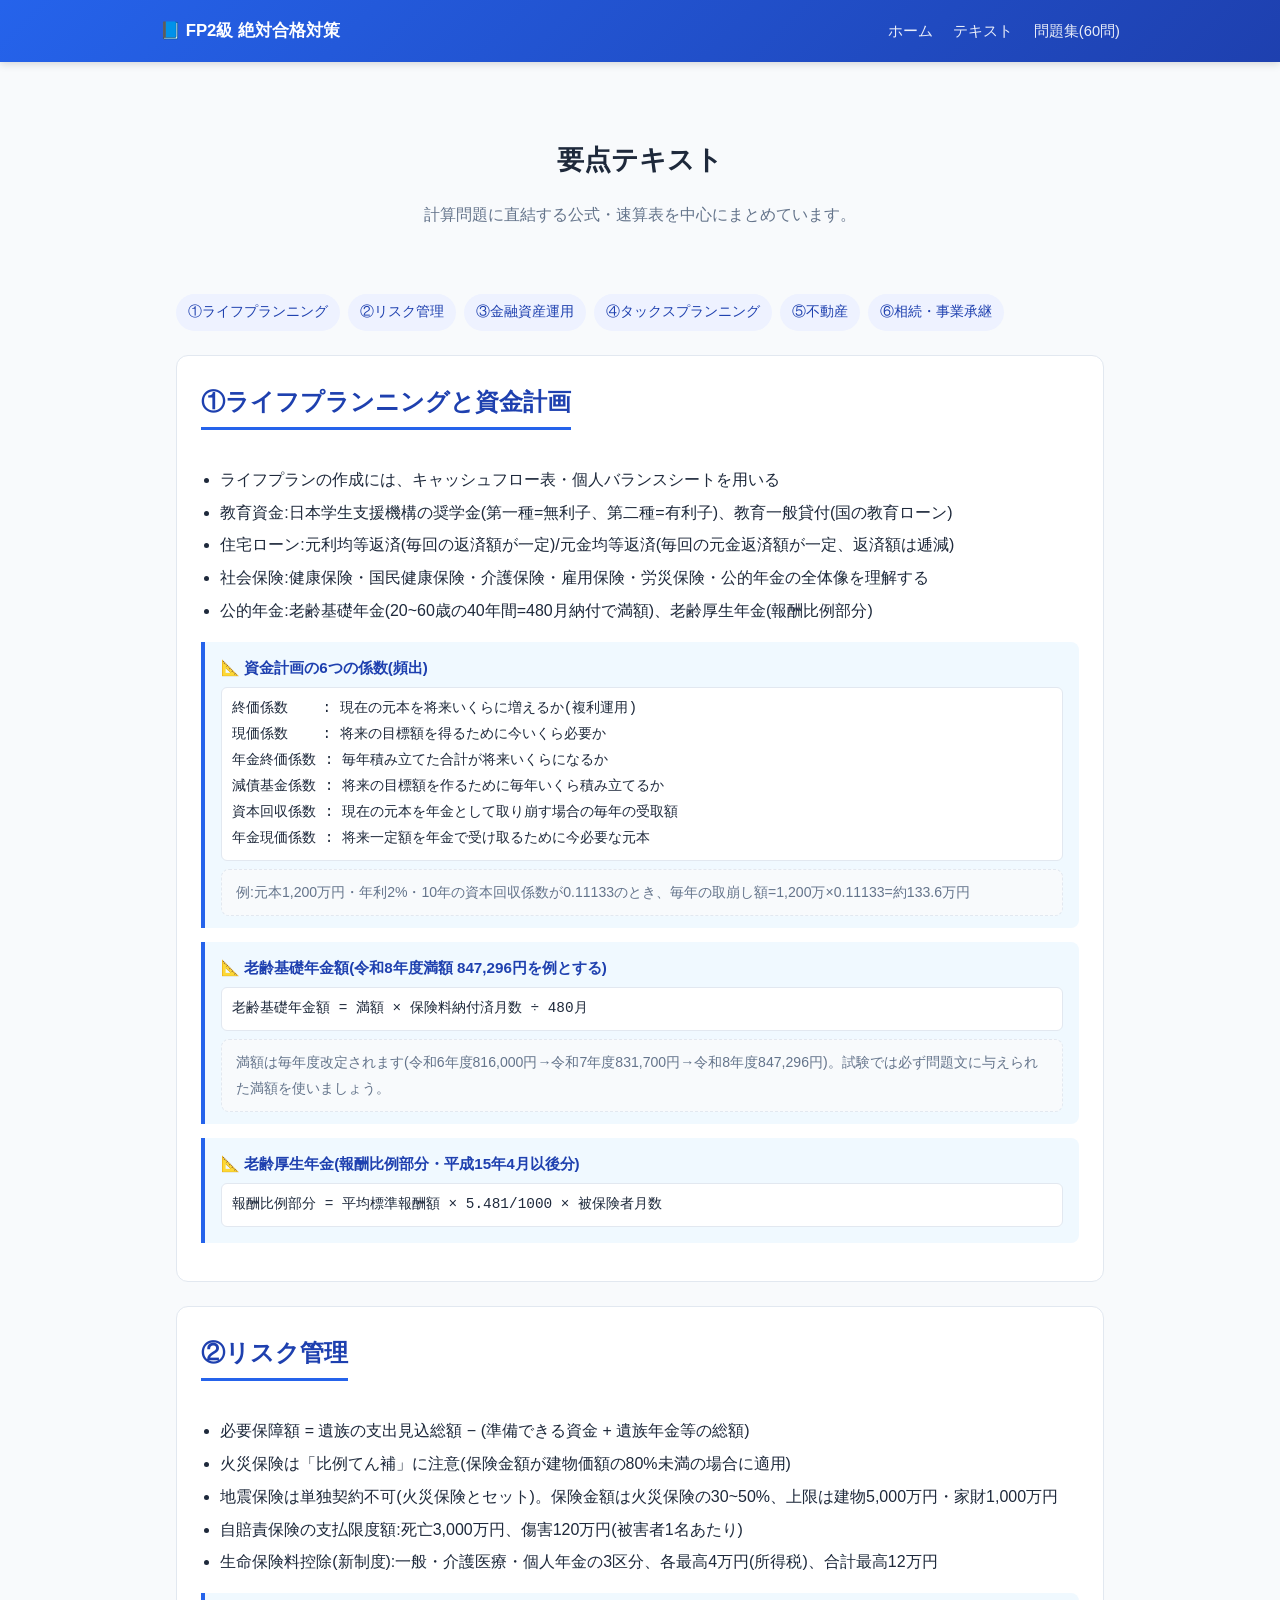
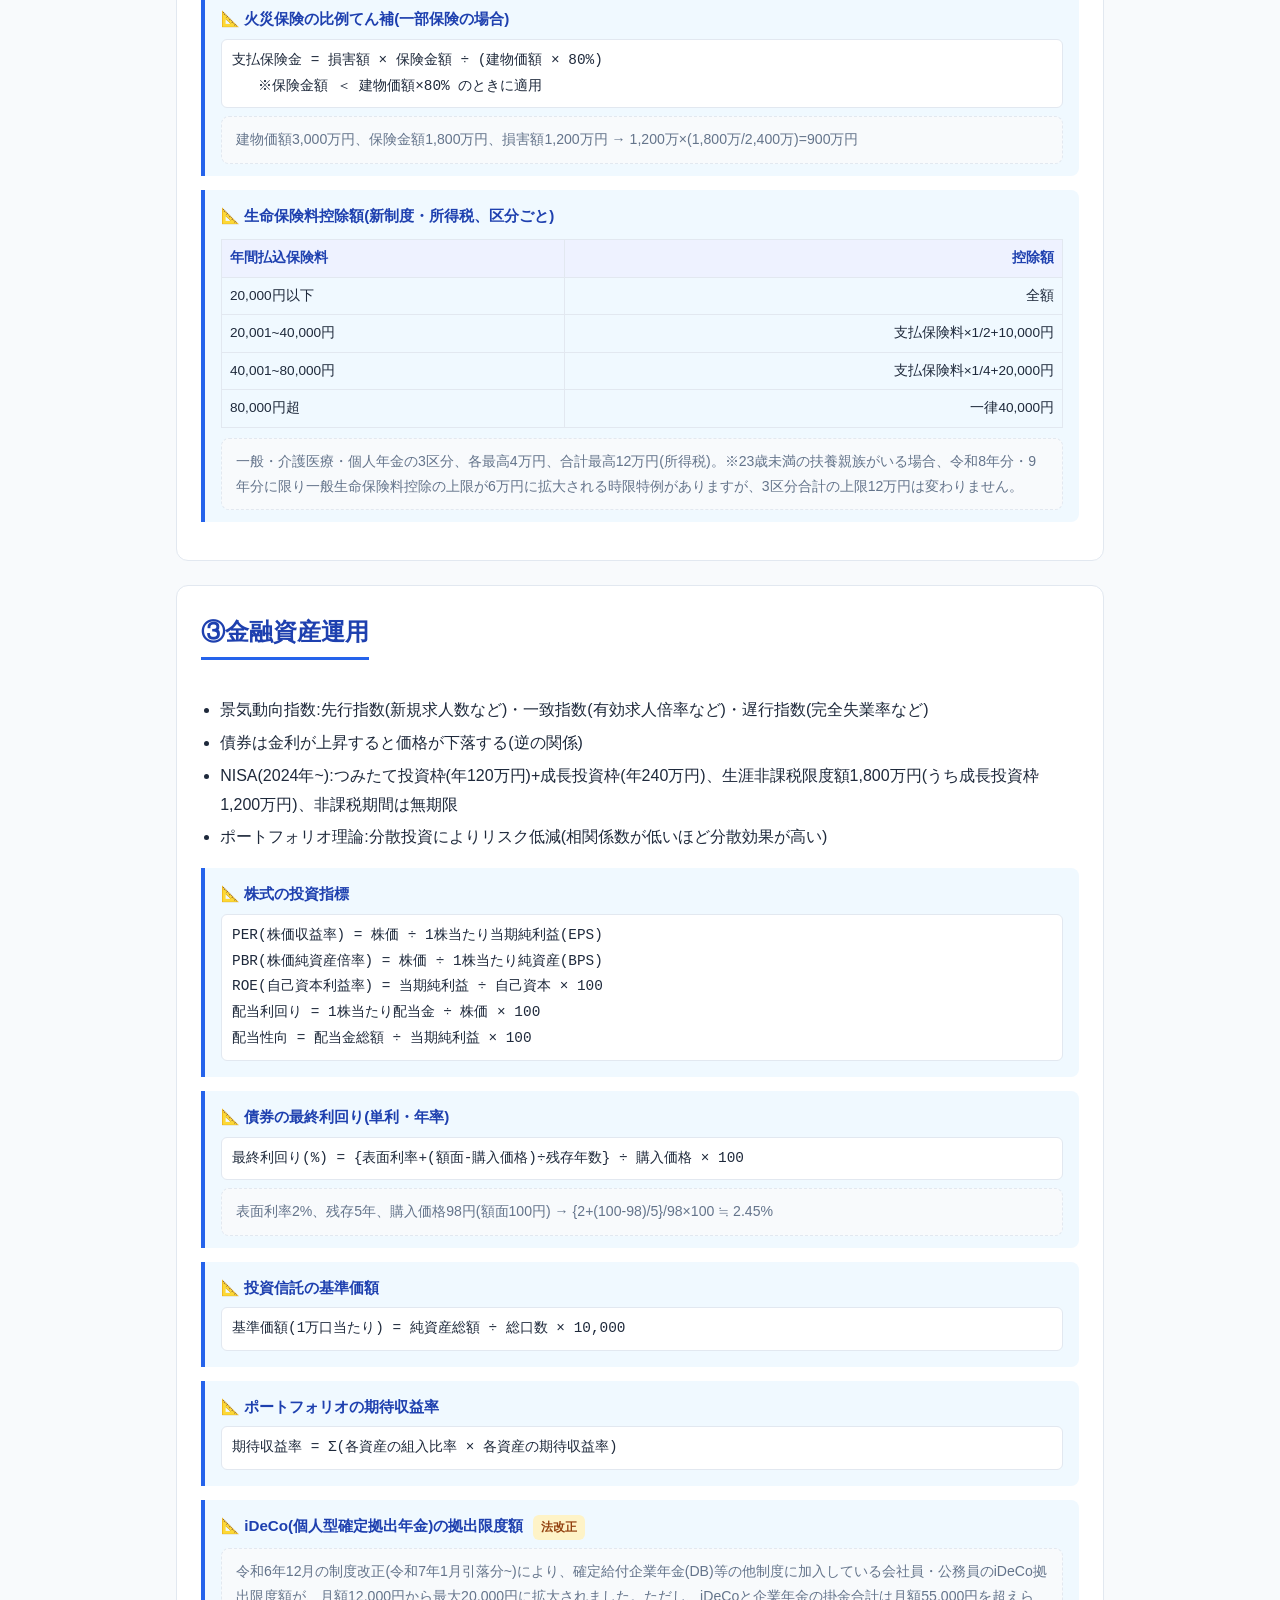
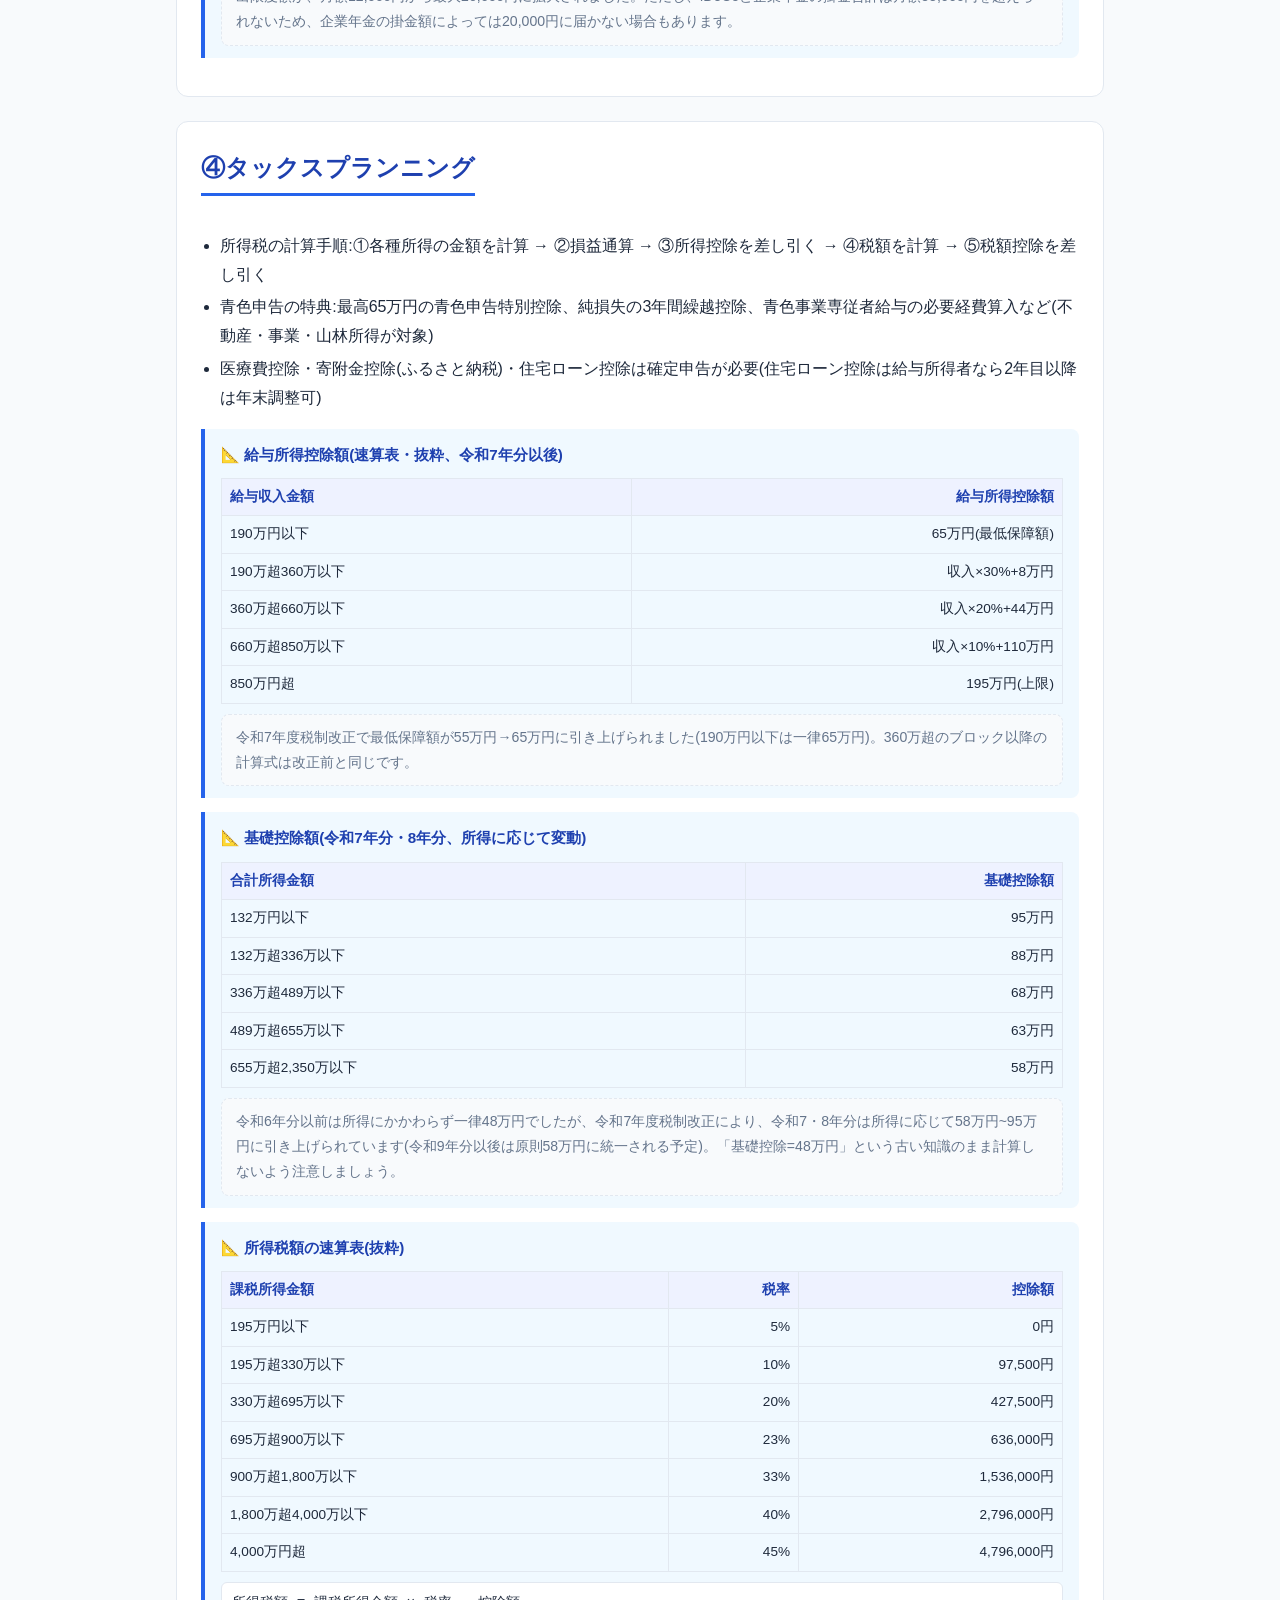
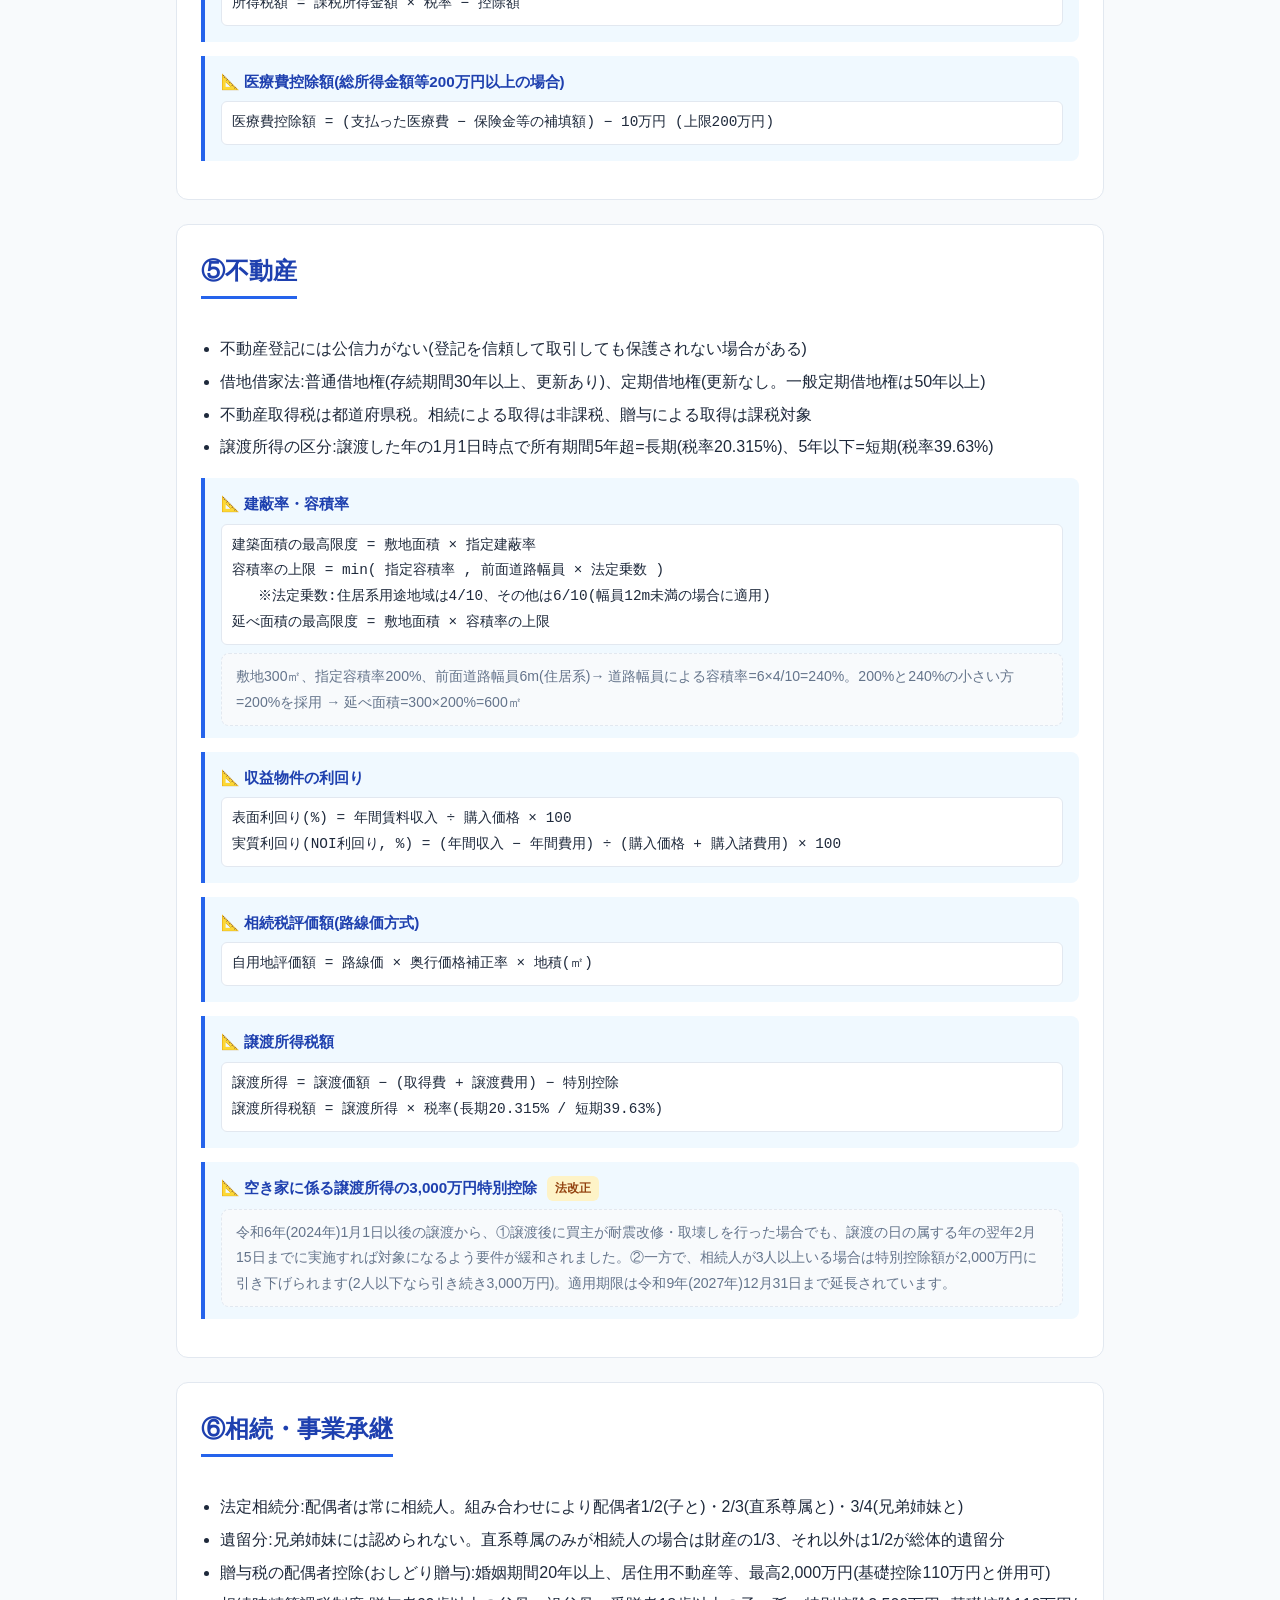
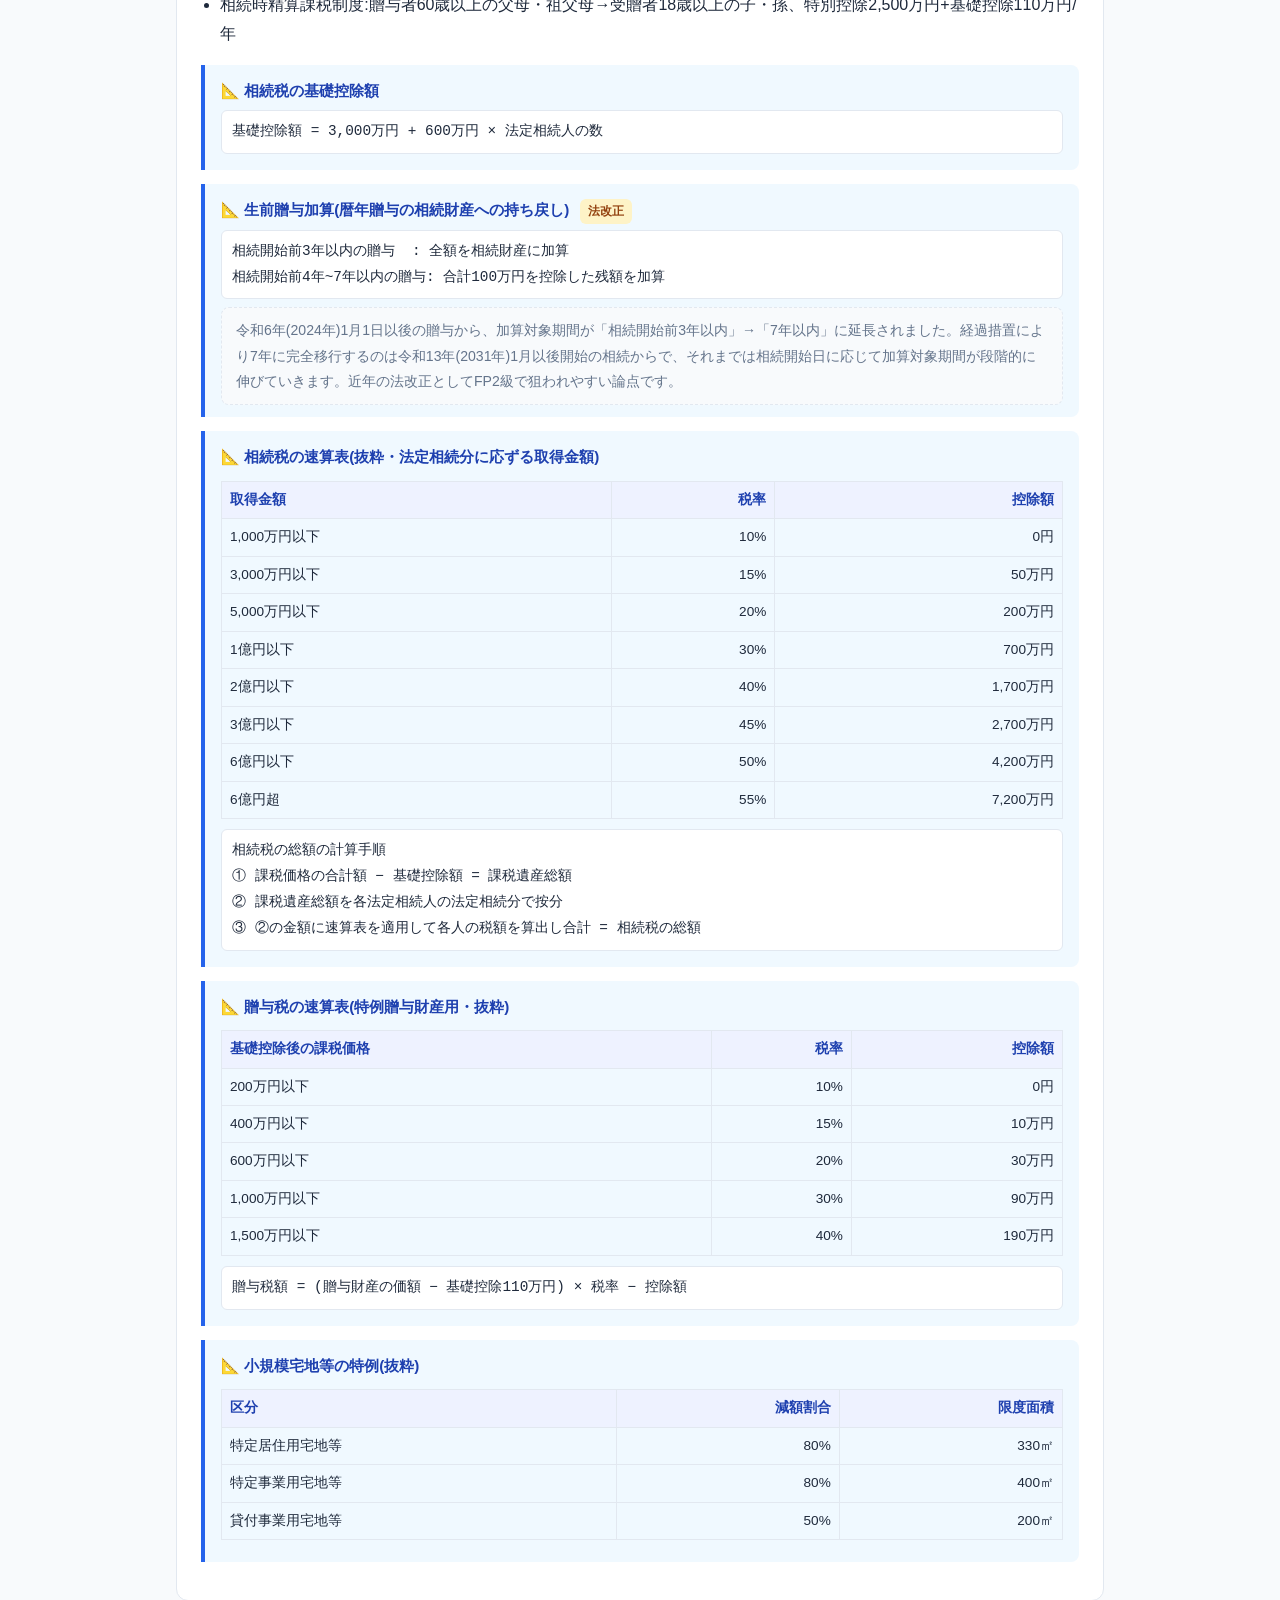
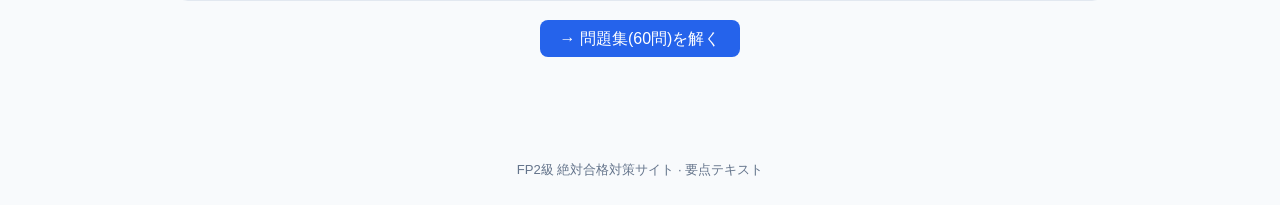
<file: fp2/text.html>
<!DOCTYPE html>
<html lang="ja">
<head>
<meta charset="UTF-8">
<meta name="viewport" content="width=device-width, initial-scale=1.0">
<title>要点テキスト | FP2級 絶対合格対策</title>
<link rel="stylesheet" href="style.css">
</head>
<body>
<header class="site">
  <div class="nav">
    <div class="brand">📘 FP2級 絶対合格対策</div>
    <div class="links">
      <a href="index.html">ホーム</a>
      <a href="text.html">テキスト</a>
      <a href="problems.html">問題集(60問)</a>
    </div>
  </div>
</header>

<main>
  <div class="hero">
    <h1>要点テキスト</h1>
    <p>計算問題に直結する公式・速算表を中心にまとめています。</p>
  </div>

  <div class="toc">
    <a href="#lifeplan">①ライフプランニング</a>
    <a href="#risk">②リスク管理</a>
    <a href="#asset">③金融資産運用</a>
    <a href="#tax">④タックスプランニング</a>
    <a href="#estate">⑤不動産</a>
    <a href="#souzoku">⑥相続・事業承継</a>
  </div>

  <!-- ① ライフプランニング -->
  <section class="subject" id="lifeplan">
    <h2>①ライフプランニングと資金計画</h2>
    <ul class="point-list">
      <li>ライフプランの作成には、キャッシュフロー表・個人バランスシートを用いる</li>
      <li>教育資金:日本学生支援機構の奨学金(第一種=無利子、第二種=有利子)、教育一般貸付(国の教育ローン)</li>
      <li>住宅ローン:元利均等返済(毎回の返済額が一定)/元金均等返済(毎回の元金返済額が一定、返済額は逓減)</li>
      <li>社会保険:健康保険・国民健康保険・介護保険・雇用保険・労災保険・公的年金の全体像を理解する</li>
      <li>公的年金:老齢基礎年金(20~60歳の40年間=480月納付で満額)、老齢厚生年金(報酬比例部分)</li>
    </ul>

    <div class="formula-box">
      <span class="label">📐 資金計画の6つの係数(頻出)</span>
      <code>終価係数    : 現在の元本を将来いくらに増えるか(複利運用)
現価係数    : 将来の目標額を得るために今いくら必要か
年金終価係数 : 毎年積み立てた合計が将来いくらになるか
減債基金係数 : 将来の目標額を作るために毎年いくら積み立てるか
資本回収係数 : 現在の元本を年金として取り崩す場合の毎年の受取額
年金現価係数 : 将来一定額を年金で受け取るために今必要な元本</code>
      <div class="example">
        例:元本1,200万円・年利2%・10年の資本回収係数が0.11133のとき、毎年の取崩し額=1,200万×0.11133=約133.6万円
      </div>
    </div>

    <div class="formula-box">
      <span class="label">📐 老齢基礎年金額(令和8年度満額 847,296円を例とする)</span>
      <code>老齢基礎年金額 = 満額 × 保険料納付済月数 ÷ 480月</code>
      <div class="example">満額は毎年度改定されます(令和6年度816,000円→令和7年度831,700円→令和8年度847,296円)。試験では必ず問題文に与えられた満額を使いましょう。</div>
    </div>

    <div class="formula-box">
      <span class="label">📐 老齢厚生年金(報酬比例部分・平成15年4月以後分)</span>
      <code>報酬比例部分 = 平均標準報酬額 × 5.481/1000 × 被保険者月数</code>
    </div>
  </section>

  <!-- ② リスク管理 -->
  <section class="subject" id="risk">
    <h2>②リスク管理</h2>
    <ul class="point-list">
      <li>必要保障額 = 遺族の支出見込総額 − (準備できる資金 + 遺族年金等の総額)</li>
      <li>火災保険は「比例てん補」に注意(保険金額が建物価額の80%未満の場合に適用)</li>
      <li>地震保険は単独契約不可(火災保険とセット)。保険金額は火災保険の30~50%、上限は建物5,000万円・家財1,000万円</li>
      <li>自賠責保険の支払限度額:死亡3,000万円、傷害120万円(被害者1名あたり)</li>
      <li>生命保険料控除(新制度):一般・介護医療・個人年金の3区分、各最高4万円(所得税)、合計最高12万円</li>
    </ul>

    <div class="formula-box">
      <span class="label">📐 火災保険の比例てん補(一部保険の場合)</span>
      <code>支払保険金 = 損害額 × 保険金額 ÷ (建物価額 × 80%)
   ※保険金額 ＜ 建物価額×80% のときに適用</code>
      <div class="example">建物価額3,000万円、保険金額1,800万円、損害額1,200万円 →
        1,200万×(1,800万/2,400万)=900万円</div>
    </div>

    <div class="formula-box">
      <span class="label">📐 生命保険料控除額(新制度・所得税、区分ごと)</span>
      <table class="speedtable">
        <tr><th>年間払込保険料</th><th>控除額</th></tr>
        <tr><td>20,000円以下</td><td>全額</td></tr>
        <tr><td>20,001~40,000円</td><td>支払保険料×1/2+10,000円</td></tr>
        <tr><td>40,001~80,000円</td><td>支払保険料×1/4+20,000円</td></tr>
        <tr><td>80,000円超</td><td>一律40,000円</td></tr>
      </table>
      <div class="example">一般・介護医療・個人年金の3区分、各最高4万円、合計最高12万円(所得税)。※23歳未満の扶養親族がいる場合、令和8年分・9年分に限り一般生命保険料控除の上限が6万円に拡大される時限特例がありますが、3区分合計の上限12万円は変わりません。</div>
    </div>
  </section>

  <!-- ③ 金融資産運用 -->
  <section class="subject" id="asset">
    <h2>③金融資産運用</h2>
    <ul class="point-list">
      <li>景気動向指数:先行指数(新規求人数など)・一致指数(有効求人倍率など)・遅行指数(完全失業率など)</li>
      <li>債券は金利が上昇すると価格が下落する(逆の関係)</li>
      <li>NISA(2024年~):つみたて投資枠(年120万円)+成長投資枠(年240万円)、生涯非課税限度額1,800万円(うち成長投資枠1,200万円)、非課税期間は無期限</li>
      <li>ポートフォリオ理論:分散投資によりリスク低減(相関係数が低いほど分散効果が高い)</li>
    </ul>

    <div class="formula-box">
      <span class="label">📐 株式の投資指標</span>
      <code>PER(株価収益率) = 株価 ÷ 1株当たり当期純利益(EPS)
PBR(株価純資産倍率) = 株価 ÷ 1株当たり純資産(BPS)
ROE(自己資本利益率) = 当期純利益 ÷ 自己資本 × 100
配当利回り = 1株当たり配当金 ÷ 株価 × 100
配当性向 = 配当金総額 ÷ 当期純利益 × 100</code>
    </div>

    <div class="formula-box">
      <span class="label">📐 債券の最終利回り(単利・年率)</span>
      <code>最終利回り(%) = {表面利率+(額面-購入価格)÷残存年数} ÷ 購入価格 × 100</code>
      <div class="example">表面利率2%、残存5年、購入価格98円(額面100円) →
        {2+(100-98)/5}/98×100 ≒ 2.45%</div>
    </div>

    <div class="formula-box">
      <span class="label">📐 投資信託の基準価額</span>
      <code>基準価額(1万口当たり) = 純資産総額 ÷ 総口数 × 10,000</code>
    </div>

    <div class="formula-box">
      <span class="label">📐 ポートフォリオの期待収益率</span>
      <code>期待収益率 = Σ(各資産の組入比率 × 各資産の期待収益率)</code>
    </div>

    <div class="formula-box">
      <span class="label">📐 iDeCo(個人型確定拠出年金)の拠出限度額 <span class="badge">法改正</span></span>
      <div class="example">令和6年12月の制度改正(令和7年1月引落分~)により、確定給付企業年金(DB)等の他制度に加入している会社員・公務員のiDeCo拠出限度額が、月額12,000円から最大20,000円に拡大されました。ただし、iDeCoと企業年金の掛金合計は月額55,000円を超えられないため、企業年金の掛金額によっては20,000円に届かない場合もあります。</div>
    </div>
  </section>

  <!-- ④ タックスプランニング -->
  <section class="subject" id="tax">
    <h2>④タックスプランニング</h2>
    <ul class="point-list">
      <li>所得税の計算手順:①各種所得の金額を計算 → ②損益通算 → ③所得控除を差し引く → ④税額を計算 → ⑤税額控除を差し引く</li>
      <li>青色申告の特典:最高65万円の青色申告特別控除、純損失の3年間繰越控除、青色事業専従者給与の必要経費算入など(不動産・事業・山林所得が対象)</li>
      <li>医療費控除・寄附金控除(ふるさと納税)・住宅ローン控除は確定申告が必要(住宅ローン控除は給与所得者なら2年目以降は年末調整可)</li>
    </ul>

    <div class="formula-box">
      <span class="label">📐 給与所得控除額(速算表・抜粋、令和7年分以後)</span>
      <table class="speedtable">
        <tr><th>給与収入金額</th><th>給与所得控除額</th></tr>
        <tr><td>190万円以下</td><td>65万円(最低保障額)</td></tr>
        <tr><td>190万超360万以下</td><td>収入×30%+8万円</td></tr>
        <tr><td>360万超660万以下</td><td>収入×20%+44万円</td></tr>
        <tr><td>660万超850万以下</td><td>収入×10%+110万円</td></tr>
        <tr><td>850万円超</td><td>195万円(上限)</td></tr>
      </table>
      <div class="example">令和7年度税制改正で最低保障額が55万円→65万円に引き上げられました(190万円以下は一律65万円)。360万超のブロック以降の計算式は改正前と同じです。</div>
    </div>

    <div class="formula-box">
      <span class="label">📐 基礎控除額(令和7年分・8年分、所得に応じて変動)</span>
      <table class="speedtable">
        <tr><th>合計所得金額</th><th>基礎控除額</th></tr>
        <tr><td>132万円以下</td><td>95万円</td></tr>
        <tr><td>132万超336万以下</td><td>88万円</td></tr>
        <tr><td>336万超489万以下</td><td>68万円</td></tr>
        <tr><td>489万超655万以下</td><td>63万円</td></tr>
        <tr><td>655万超2,350万以下</td><td>58万円</td></tr>
      </table>
      <div class="example">令和6年分以前は所得にかかわらず一律48万円でしたが、令和7年度税制改正により、令和7・8年分は所得に応じて58万円~95万円に引き上げられています(令和9年分以後は原則58万円に統一される予定)。「基礎控除=48万円」という古い知識のまま計算しないよう注意しましょう。</div>
    </div>

    <div class="formula-box">
      <span class="label">📐 所得税額の速算表(抜粋)</span>
      <table class="speedtable">
        <tr><th>課税所得金額</th><th>税率</th><th>控除額</th></tr>
        <tr><td>195万円以下</td><td>5%</td><td>0円</td></tr>
        <tr><td>195万超330万以下</td><td>10%</td><td>97,500円</td></tr>
        <tr><td>330万超695万以下</td><td>20%</td><td>427,500円</td></tr>
        <tr><td>695万超900万以下</td><td>23%</td><td>636,000円</td></tr>
        <tr><td>900万超1,800万以下</td><td>33%</td><td>1,536,000円</td></tr>
        <tr><td>1,800万超4,000万以下</td><td>40%</td><td>2,796,000円</td></tr>
        <tr><td>4,000万円超</td><td>45%</td><td>4,796,000円</td></tr>
      </table>
      <code>所得税額 = 課税所得金額 × 税率 − 控除額</code>
    </div>

    <div class="formula-box">
      <span class="label">📐 医療費控除額(総所得金額等200万円以上の場合)</span>
      <code>医療費控除額 = (支払った医療費 − 保険金等の補填額) − 10万円 (上限200万円)</code>
    </div>
  </section>

  <!-- ⑤ 不動産 -->
  <section class="subject" id="estate">
    <h2>⑤不動産</h2>
    <ul class="point-list">
      <li>不動産登記には公信力がない(登記を信頼して取引しても保護されない場合がある)</li>
      <li>借地借家法:普通借地権(存続期間30年以上、更新あり)、定期借地権(更新なし。一般定期借地権は50年以上)</li>
      <li>不動産取得税は都道府県税。相続による取得は非課税、贈与による取得は課税対象</li>
      <li>譲渡所得の区分:譲渡した年の1月1日時点で所有期間5年超=長期(税率20.315%)、5年以下=短期(税率39.63%)</li>
    </ul>

    <div class="formula-box">
      <span class="label">📐 建蔽率・容積率</span>
      <code>建築面積の最高限度 = 敷地面積 × 指定建蔽率
容積率の上限 = min( 指定容積率 , 前面道路幅員 × 法定乗数 )
   ※法定乗数:住居系用途地域は4/10、その他は6/10(幅員12m未満の場合に適用)
延べ面積の最高限度 = 敷地面積 × 容積率の上限</code>
      <div class="example">敷地300㎡、指定容積率200%、前面道路幅員6m(住居系)→
        道路幅員による容積率=6×4/10=240%。200%と240%の小さい方=200%を採用 → 延べ面積=300×200%=600㎡</div>
    </div>

    <div class="formula-box">
      <span class="label">📐 収益物件の利回り</span>
      <code>表面利回り(%) = 年間賃料収入 ÷ 購入価格 × 100
実質利回り(NOI利回り, %) = (年間収入 − 年間費用) ÷ (購入価格 + 購入諸費用) × 100</code>
    </div>

    <div class="formula-box">
      <span class="label">📐 相続税評価額(路線価方式)</span>
      <code>自用地評価額 = 路線価 × 奥行価格補正率 × 地積(㎡)</code>
    </div>

    <div class="formula-box">
      <span class="label">📐 譲渡所得税額</span>
      <code>譲渡所得 = 譲渡価額 − (取得費 + 譲渡費用) − 特別控除
譲渡所得税額 = 譲渡所得 × 税率(長期20.315% / 短期39.63%)</code>
    </div>

    <div class="formula-box">
      <span class="label">📐 空き家に係る譲渡所得の3,000万円特別控除 <span class="badge">法改正</span></span>
      <div class="example">令和6年(2024年)1月1日以後の譲渡から、①譲渡後に買主が耐震改修・取壊しを行った場合でも、譲渡の日の属する年の翌年2月15日までに実施すれば対象になるよう要件が緩和されました。②一方で、相続人が3人以上いる場合は特別控除額が2,000万円に引き下げられます(2人以下なら引き続き3,000万円)。適用期限は令和9年(2027年)12月31日まで延長されています。</div>
    </div>
  </section>

  <!-- ⑥ 相続・事業承継 -->
  <section class="subject" id="souzoku">
    <h2>⑥相続・事業承継</h2>
    <ul class="point-list">
      <li>法定相続分:配偶者は常に相続人。組み合わせにより配偶者1/2(子と)・2/3(直系尊属と)・3/4(兄弟姉妹と)</li>
      <li>遺留分:兄弟姉妹には認められない。直系尊属のみが相続人の場合は財産の1/3、それ以外は1/2が総体的遺留分</li>
      <li>贈与税の配偶者控除(おしどり贈与):婚姻期間20年以上、居住用不動産等、最高2,000万円(基礎控除110万円と併用可)</li>
      <li>相続時精算課税制度:贈与者60歳以上の父母・祖父母→受贈者18歳以上の子・孫、特別控除2,500万円+基礎控除110万円/年</li>
    </ul>

    <div class="formula-box">
      <span class="label">📐 相続税の基礎控除額</span>
      <code>基礎控除額 = 3,000万円 + 600万円 × 法定相続人の数</code>
    </div>

    <div class="formula-box">
      <span class="label">📐 生前贈与加算(暦年贈与の相続財産への持ち戻し) <span class="badge">法改正</span></span>
      <code>相続開始前3年以内の贈与  : 全額を相続財産に加算
相続開始前4年~7年以内の贈与: 合計100万円を控除した残額を加算</code>
      <div class="example">令和6年(2024年)1月1日以後の贈与から、加算対象期間が「相続開始前3年以内」→「7年以内」に延長されました。経過措置により7年に完全移行するのは令和13年(2031年)1月以後開始の相続からで、それまでは相続開始日に応じて加算対象期間が段階的に伸びていきます。近年の法改正としてFP2級で狙われやすい論点です。</div>
    </div>

    <div class="formula-box">
      <span class="label">📐 相続税の速算表(抜粋・法定相続分に応ずる取得金額)</span>
      <table class="speedtable">
        <tr><th>取得金額</th><th>税率</th><th>控除額</th></tr>
        <tr><td>1,000万円以下</td><td>10%</td><td>0円</td></tr>
        <tr><td>3,000万円以下</td><td>15%</td><td>50万円</td></tr>
        <tr><td>5,000万円以下</td><td>20%</td><td>200万円</td></tr>
        <tr><td>1億円以下</td><td>30%</td><td>700万円</td></tr>
        <tr><td>2億円以下</td><td>40%</td><td>1,700万円</td></tr>
        <tr><td>3億円以下</td><td>45%</td><td>2,700万円</td></tr>
        <tr><td>6億円以下</td><td>50%</td><td>4,200万円</td></tr>
        <tr><td>6億円超</td><td>55%</td><td>7,200万円</td></tr>
      </table>
      <code>相続税の総額の計算手順
① 課税価格の合計額 − 基礎控除額 = 課税遺産総額
② 課税遺産総額を各法定相続人の法定相続分で按分
③ ②の金額に速算表を適用して各人の税額を算出し合計 = 相続税の総額</code>
    </div>

    <div class="formula-box">
      <span class="label">📐 贈与税の速算表(特例贈与財産用・抜粋)</span>
      <table class="speedtable">
        <tr><th>基礎控除後の課税価格</th><th>税率</th><th>控除額</th></tr>
        <tr><td>200万円以下</td><td>10%</td><td>0円</td></tr>
        <tr><td>400万円以下</td><td>15%</td><td>10万円</td></tr>
        <tr><td>600万円以下</td><td>20%</td><td>30万円</td></tr>
        <tr><td>1,000万円以下</td><td>30%</td><td>90万円</td></tr>
        <tr><td>1,500万円以下</td><td>40%</td><td>190万円</td></tr>
      </table>
      <code>贈与税額 = (贈与財産の価額 − 基礎控除110万円) × 税率 − 控除額</code>
    </div>

    <div class="formula-box">
      <span class="label">📐 小規模宅地等の特例(抜粋)</span>
      <table class="speedtable">
        <tr><th>区分</th><th>減額割合</th><th>限度面積</th></tr>
        <tr><td>特定居住用宅地等</td><td>80%</td><td>330㎡</td></tr>
        <tr><td>特定事業用宅地等</td><td>80%</td><td>400㎡</td></tr>
        <tr><td>貸付事業用宅地等</td><td>50%</td><td>200㎡</td></tr>
      </table>
    </div>
  </section>

  <p style="text-align:center;">
    <a class="btn" style="background:var(--primary);color:#fff;padding:10px 20px;border-radius:8px;text-decoration:none;" href="problems.html">→ 問題集(60問)を解く</a>
  </p>
</main>

<footer>FP2級 絶対合格対策サイト &middot; 要点テキスト</footer>
</body>
</html>
</file>
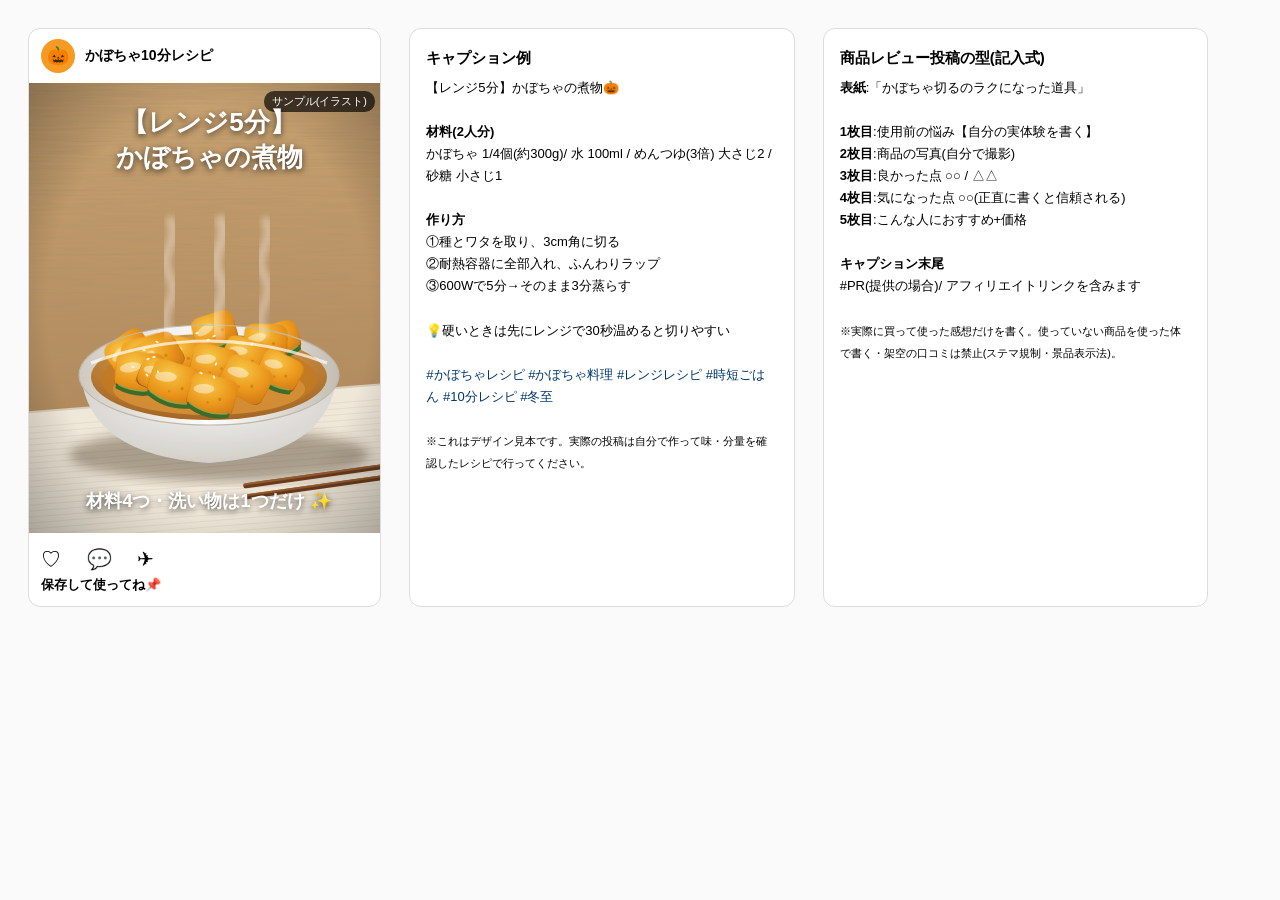
<file: samples/post.html>
<!doctype html><html lang="ja"><meta charset="utf-8"><style>
body{margin:0;background:#fafafa;font-family:"Noto Sans CJK JP","Noto Sans JP",sans-serif;display:flex;gap:28px;padding:28px;width:1180px}
.card{width:360px;background:#fff;border:1px solid #ddd;border-radius:12px;overflow:hidden}
.hd{display:flex;align-items:center;gap:10px;padding:10px 12px;font-weight:700;font-size:14px}
.av{width:34px;height:34px;border-radius:50%;background:#f59a23;display:grid;place-items:center;font-size:18px}
.img{position:relative;width:360px;height:450px;overflow:hidden}
.tel{position:absolute;left:0;right:0;text-align:center;font-weight:900;color:#fff;text-shadow:0 2px 6px #000a;font-size:26px}
.ft{padding:10px 12px;font-size:13px;line-height:1.6}
.ic{font-size:20px;letter-spacing:10px}
.tag{color:#00376b}
.note{position:absolute;top:8px;right:14px;background:#000a;color:#fff;font-size:11px;padding:3px 8px;border-radius:10px}
.cap{width:360px;font-size:13px;line-height:1.7;background:#fff;border:1px solid #ddd;border-radius:12px;padding:16px}
h3{margin:0 0 6px;font-size:15px}
</style><body>

<div class="card"><div class="hd"><div class="av">🎃</div>かぼちゃ10分レシピ</div>
<div class="img" style="background:#222"><span class="note">サンプル(イラスト)</span>
<div class="tel" style="top:22px">【レンジ5分】<br>かぼちゃの煮物</div>
<svg viewBox="0 0 360 450" width="360" height="450" xmlns="http://www.w3.org/2000/svg">
<defs>
<linearGradient id="wood" x1="0" y1="0" x2="0" y2="1"><stop offset="0" stop-color="#c79a63"/><stop offset="1" stop-color="#9c6e3e"/></linearGradient>
<filter id="grain" x="0" y="0" width="100%" height="100%"><feTurbulence type="fractalNoise" baseFrequency="0.015 0.45" numOctaves="3" seed="4"/><feColorMatrix values="0 0 0 0 .35  0 0 0 0 .22  0 0 0 0 .1  0 0 0 .55 0"/></filter>
<radialGradient id="top" cx=".35" cy=".3" r=".9"><stop offset="0" stop-color="#ffcf4a"/><stop offset=".55" stop-color="#f29a14"/><stop offset="1" stop-color="#cf6f0a"/></radialGradient>
<linearGradient id="side" x1="0" y1="0" x2="0" y2="1"><stop offset="0" stop-color="#d9780c"/><stop offset="1" stop-color="#8f4a06"/></linearGradient>
<filter id="tex"><feTurbulence type="fractalNoise" baseFrequency=".9" numOctaves="2" seed="7" result="n"/><feColorMatrix in="n" values="0 0 0 0 .6 0 0 0 0 .3 0 0 0 0 .05 0 0 0 .35 0" result="m"/><feComposite in="m" in2="SourceGraphic" operator="in" result="mm"/><feMerge><feMergeNode in="SourceGraphic"/><feMergeNode in="mm"/></feMerge></filter>
<filter id="blur"><feGaussianBlur stdDeviation="3.5"/></filter>
<filter id="soft"><feGaussianBlur stdDeviation="6"/></filter>
<radialGradient id="bowl" cx=".5" cy=".35" r=".8"><stop offset="0" stop-color="#ffffff"/><stop offset="1" stop-color="#d9d4cb"/></radialGradient>
<radialGradient id="inner" cx=".5" cy=".3" r=".8"><stop offset="0" stop-color="#e9b45c"/><stop offset="1" stop-color="#9a5a1c"/></radialGradient>
<linearGradient id="rimshade" x1="0" y1="0" x2="1" y2="0"><stop offset="0" stop-color="#cfc9bf"/><stop offset=".5" stop-color="#fff"/><stop offset="1" stop-color="#c3bdb2"/></linearGradient>
</defs>
<rect width="360" height="450" fill="url(#wood)"/><rect width="360" height="450" filter="url(#grain)"/>
<rect width="360" height="450" fill="#fff4de" opacity=".12"/>
<!-- linen cloth -->
<path d="M-10 330 L370 300 L370 460 L-10 460z" fill="#efe7d8"/><path d="M-10 330 L370 300" stroke="#d8cdb8" stroke-width="2"/>
<g opacity=".25" stroke="#b9ac93" stroke-width=".8"><path d="M-10 345 L370 315"/><path d="M-10 351 L370 321"/><path d="M-10 357 L370 327"/><path d="M-10 363 L370 333"/><path d="M-10 369 L370 339"/><path d="M-10 375 L370 345"/><path d="M-10 381 L370 351"/><path d="M-10 387 L370 357"/><path d="M-10 393 L370 363"/><path d="M-10 399 L370 369"/><path d="M-10 405 L370 375"/><path d="M-10 411 L370 381"/><path d="M-10 417 L370 387"/><path d="M-10 423 L370 393"/><path d="M-10 429 L370 399"/><path d="M-10 435 L370 405"/><path d="M-10 441 L370 411"/><path d="M-10 447 L370 417"/><path d="M-10 453 L370 423"/><path d="M-10 459 L370 429"/><path d="M-10 465 L370 435"/><path d="M-10 471 L370 441"/></g>
<!-- shadow -->
<ellipse cx="190" cy="372" rx="150" ry="26" fill="#2a1604" opacity=".35" filter="url(#soft)"/>
<!-- bowl body -->
<path d="M52 292 Q60 372 180 380 Q300 372 308 292z" fill="url(#bowl)"/>
<path d="M52 292 Q60 372 180 380 Q300 372 308 292 Q250 340 180 340 Q110 340 52 292z" fill="#000" opacity=".06"/>
<ellipse cx="180" cy="292" rx="130" ry="50" fill="url(#rimshade)"/>
<ellipse cx="180" cy="294" rx="118" ry="43" fill="url(#inner)"/>
<ellipse cx="180" cy="296" rx="108" ry="36" fill="#c47b22" opacity=".85"/>
<!-- sauce shine -->
<ellipse cx="180" cy="306" rx="96" ry="26" fill="#e6a247" opacity=".5"/>
<g transform="translate(186.7 251.4) rotate(-18)">
<rect x="-21.37453420151702" y="-14.374534201517019" width="42.74906840303404" height="26.5044224098811" rx="7" fill="url(#side)" />
<rect x="-21.37453420151702" y="-21.37453420151702" width="42.74906840303404" height="33.34427335436655" rx="9" fill="url(#top)" filter="url(#tex)"/>
<path d="M-19.37453420151702 7.694832312546127 q19.37453420151702 9.404795048667488 38.74906840303404 0 v5 q-19.37453420151702 8.549813680606809 -38.74906840303404 0z" fill="#3f6b2a"/><path d="M-17.37453420151702 8.549813680606809 q17.37453420151702 6.8398509444854465 34.74906840303404 0" stroke="#7bb35a" stroke-width="1.5" fill="none" opacity=".7"/>
<ellipse cx="-6.412360260455105" cy="-9.404795048667488" rx="9.404795048667488" ry="4.274906840303404" fill="#fff" opacity=".45" transform="rotate(-15)"/>
<circle cx="7.694832312546127" cy="-2.137453420151702" r="1.6" fill="#b86a10" opacity=".5"/><circle cx="-2.137453420151702" cy="3.4199254722427233" r="1.3" fill="#b86a10" opacity=".4"/></g><g transform="translate(251.2 259.9) rotate(-17)">
<rect x="-20.237322568538282" y="-13.237322568538282" width="40.474645137076564" height="25.09427998498747" rx="7" fill="url(#side)" />
<rect x="-20.237322568538282" y="-20.237322568538282" width="40.474645137076564" height="31.57022320691972" rx="9" fill="url(#top)" filter="url(#tex)"/>
<path d="M-18.237322568538282 7.285436124673781 q18.237322568538282 8.904421930156845 36.474645137076564 0 v5 q-18.237322568538282 8.094929027415313 -36.474645137076564 0z" fill="#3f6b2a"/><path d="M-16.237322568538282 8.094929027415313 q16.237322568538282 6.47594322193225 32.474645137076564 0" stroke="#7bb35a" stroke-width="1.5" fill="none" opacity=".7"/>
<ellipse cx="-6.071196770561484" cy="-8.904421930156845" rx="8.904421930156845" ry="4.047464513707657" fill="#fff" opacity=".45" transform="rotate(-15)"/>
<circle cx="7.285436124673781" cy="-2.0237322568538283" r="1.6" fill="#b86a10" opacity=".5"/><circle cx="-2.0237322568538283" cy="3.237971610966125" r="1.3" fill="#b86a10" opacity=".4"/></g><g transform="translate(236.6 262.5) rotate(1)">
<rect x="-21.595164705810678" y="-14.595164705810678" width="43.190329411621356" height="26.77800423520524" rx="7" fill="url(#side)" />
<rect x="-21.595164705810678" y="-21.595164705810678" width="43.190329411621356" height="33.68845694106466" rx="9" fill="url(#top)" filter="url(#tex)"/>
<path d="M-19.595164705810678 7.774259294091844 q19.595164705810678 9.501872470556698 39.190329411621356 0 v5 q-19.595164705810678 8.638065882324272 -39.190329411621356 0z" fill="#3f6b2a"/><path d="M-17.595164705810678 8.638065882324272 q17.595164705810678 6.910452705859417 35.190329411621356 0" stroke="#7bb35a" stroke-width="1.5" fill="none" opacity=".7"/>
<ellipse cx="-6.478549411743203" cy="-9.501872470556698" rx="9.501872470556698" ry="4.319032941162136" fill="#fff" opacity=".45" transform="rotate(-15)"/>
<circle cx="7.774259294091844" cy="-2.159516470581068" r="1.6" fill="#b86a10" opacity=".5"/><circle cx="-2.159516470581068" cy="3.4552263529297087" r="1.3" fill="#b86a10" opacity=".4"/></g><g transform="translate(102.2 272.2) rotate(-34)">
<rect x="-21.917078253774473" y="-14.917078253774473" width="43.83415650754895" height="27.177177034680348" rx="7" fill="url(#side)" />
<rect x="-21.917078253774473" y="-21.917078253774473" width="43.83415650754895" height="34.19064207588818" rx="9" fill="url(#top)" filter="url(#tex)"/>

<ellipse cx="-6.575123476132342" cy="-9.643514431660769" rx="9.643514431660769" ry="4.383415650754895" fill="#fff" opacity=".45" transform="rotate(-15)"/>
<circle cx="7.89014817135881" cy="-2.1917078253774473" r="1.6" fill="#b86a10" opacity=".5"/><circle cx="-2.1917078253774473" cy="3.506732520603916" r="1.3" fill="#b86a10" opacity=".4"/></g><g transform="translate(151.1 276.0) rotate(11)">
<rect x="-22.079996784254906" y="-15.079996784254906" width="44.15999356850981" height="27.379196012476083" rx="7" fill="url(#side)" />
<rect x="-22.079996784254906" y="-22.079996784254906" width="44.15999356850981" height="34.44479498343765" rx="9" fill="url(#top)" filter="url(#tex)"/>
<path d="M-20.079996784254906 7.948798842331766 q20.079996784254906 9.715198585072159 40.15999356850981 0 v5 q-20.079996784254906 8.831998713701962 -40.15999356850981 0z" fill="#3f6b2a"/><path d="M-18.079996784254906 8.831998713701962 q18.079996784254906 7.06559897096157 36.15999356850981 0" stroke="#7bb35a" stroke-width="1.5" fill="none" opacity=".7"/>
<ellipse cx="-6.623999035276472" cy="-9.715198585072159" rx="9.715198585072159" ry="4.415999356850981" fill="#fff" opacity=".45" transform="rotate(-15)"/>
<circle cx="7.948798842331766" cy="-2.2079996784254905" r="1.6" fill="#b86a10" opacity=".5"/><circle cx="-2.2079996784254905" cy="3.532799485480785" r="1.3" fill="#b86a10" opacity=".4"/></g><g transform="translate(120.1 277.9) rotate(-16)">
<rect x="-24.569087209910663" y="-17.569087209910663" width="49.138174419821326" height="30.46566814028922" rx="7" fill="url(#side)" />
<rect x="-24.569087209910663" y="-24.569087209910663" width="49.138174419821326" height="38.32777604746064" rx="9" fill="url(#top)" filter="url(#tex)"/>
<path d="M-22.569087209910663 8.844871395567838 q22.569087209910663 10.810398372360691 45.138174419821326 0 v5 q-22.569087209910663 9.827634883964265 -45.138174419821326 0z" fill="#3f6b2a"/><path d="M-20.569087209910663 9.827634883964265 q20.569087209910663 7.862107907171413 41.138174419821326 0" stroke="#7bb35a" stroke-width="1.5" fill="none" opacity=".7"/>
<ellipse cx="-7.370726162973199" cy="-10.810398372360691" rx="10.810398372360691" ry="4.9138174419821326" fill="#fff" opacity=".45" transform="rotate(-15)"/>
<circle cx="8.844871395567838" cy="-2.4569087209910663" r="1.6" fill="#b86a10" opacity=".5"/><circle cx="-2.4569087209910663" cy="3.9310539535857063" r="1.3" fill="#b86a10" opacity=".4"/></g><g transform="translate(215.0 278.0) rotate(18)">
<rect x="-22.293250659617247" y="-15.293250659617247" width="44.58650131923449" height="27.643630817925384" rx="7" fill="url(#side)" />
<rect x="-22.293250659617247" y="-22.293250659617247" width="44.58650131923449" height="34.7774710290029" rx="9" fill="url(#top)" filter="url(#tex)"/>
<path d="M-20.293250659617247 8.025570237462208 q20.293250659617247 9.809030290231588 40.58650131923449 0 v5 q-20.293250659617247 8.917300263846899 -40.58650131923449 0z" fill="#3f6b2a"/><path d="M-18.293250659617247 8.917300263846899 q18.293250659617247 7.133840211077519 36.58650131923449 0" stroke="#7bb35a" stroke-width="1.5" fill="none" opacity=".7"/>
<ellipse cx="-6.687975197885174" cy="-9.809030290231588" rx="9.809030290231588" ry="4.4586501319234495" fill="#fff" opacity=".45" transform="rotate(-15)"/>
<circle cx="8.025570237462208" cy="-2.2293250659617247" r="1.6" fill="#b86a10" opacity=".5"/><circle cx="-2.2293250659617247" cy="3.5669201055387596" r="1.3" fill="#b86a10" opacity=".4"/></g><g transform="translate(130.2 278.8) rotate(-29)">
<rect x="-24.738821249799255" y="-17.738821249799255" width="49.47764249959851" height="30.676138349751074" rx="7" fill="url(#side)" />
<rect x="-24.738821249799255" y="-24.738821249799255" width="49.47764249959851" height="38.59256114968684" rx="9" fill="url(#top)" filter="url(#tex)"/>

<ellipse cx="-7.421646374939776" cy="-10.885081349911673" rx="10.885081349911673" ry="4.947764249959851" fill="#fff" opacity=".45" transform="rotate(-15)"/>
<circle cx="8.905975649927731" cy="-2.4738821249799257" r="1.6" fill="#b86a10" opacity=".5"/><circle cx="-2.4738821249799257" cy="3.958211399967881" r="1.3" fill="#b86a10" opacity=".4"/></g><g transform="translate(184.1 286.2) rotate(13)">
<rect x="-23.396482029183062" y="-16.396482029183062" width="46.792964058366124" height="29.011637716186996" rx="7" fill="url(#side)" />
<rect x="-23.396482029183062" y="-23.396482029183062" width="46.792964058366124" height="36.49851196552558" rx="9" fill="url(#top)" filter="url(#tex)"/>
<path d="M-21.396482029183062 8.422733530505901 q21.396482029183062 10.294452092840547 42.792964058366124 0 v5 q-21.396482029183062 9.358592811673224 -42.792964058366124 0z" fill="#3f6b2a"/><path d="M-19.396482029183062 9.358592811673224 q19.396482029183062 7.48687424933858 38.792964058366124 0" stroke="#7bb35a" stroke-width="1.5" fill="none" opacity=".7"/>
<ellipse cx="-7.018944608754919" cy="-10.294452092840547" rx="10.294452092840547" ry="4.679296405836612" fill="#fff" opacity=".45" transform="rotate(-15)"/>
<circle cx="8.422733530505901" cy="-2.339648202918306" r="1.6" fill="#b86a10" opacity=".5"/><circle cx="-2.339648202918306" cy="3.74343712466929" r="1.3" fill="#b86a10" opacity=".4"/></g><g transform="translate(248.9 291.5) rotate(27)">
<rect x="-21.363549833820922" y="-14.363549833820922" width="42.727099667641845" height="26.490801793937944" rx="7" fill="url(#side)" />
<rect x="-21.363549833820922" y="-21.363549833820922" width="42.727099667641845" height="33.32713774076064" rx="9" fill="url(#top)" filter="url(#tex)"/>
<path d="M-19.363549833820922 7.690877940175532 q19.363549833820922 9.399961926881206 38.727099667641845 0 v5 q-19.363549833820922 8.54541993352837 -38.727099667641845 0z" fill="#3f6b2a"/><path d="M-17.363549833820922 8.54541993352837 q17.363549833820922 6.836335946822695 34.727099667641845 0" stroke="#7bb35a" stroke-width="1.5" fill="none" opacity=".7"/>
<ellipse cx="-6.409064950146276" cy="-9.399961926881206" rx="9.399961926881206" ry="4.272709966764185" fill="#fff" opacity=".45" transform="rotate(-15)"/>
<circle cx="7.690877940175532" cy="-2.1363549833820925" r="1.6" fill="#b86a10" opacity=".5"/><circle cx="-2.1363549833820925" cy="3.4181679734113475" r="1.3" fill="#b86a10" opacity=".4"/></g><g transform="translate(110.5 293.9) rotate(6)">
<rect x="-24.65218247363911" y="-17.65218247363911" width="49.30436494727822" height="30.5687062673125" rx="7" fill="url(#side)" />
<rect x="-24.65218247363911" y="-24.65218247363911" width="49.30436494727822" height="38.45740465887702" rx="9" fill="url(#top)" filter="url(#tex)"/>
<path d="M-22.65218247363911 8.87478569051008 q22.65218247363911 10.84696028840121 45.30436494727822 0 v5 q-22.65218247363911 9.860872989455645 -45.30436494727822 0z" fill="#3f6b2a"/><path d="M-20.65218247363911 9.860872989455645 q20.65218247363911 7.888698391564516 41.30436494727822 0" stroke="#7bb35a" stroke-width="1.5" fill="none" opacity=".7"/>
<ellipse cx="-7.395654742091733" cy="-10.84696028840121" rx="10.84696028840121" ry="4.9304364947278225" fill="#fff" opacity=".45" transform="rotate(-15)"/>
<circle cx="8.87478569051008" cy="-2.4652182473639113" r="1.6" fill="#b86a10" opacity=".5"/><circle cx="-2.4652182473639113" cy="3.944349195782258" r="1.3" fill="#b86a10" opacity=".4"/></g><g transform="translate(128.3 296.6) rotate(23)">
<rect x="-20.172860552637307" y="-13.172860552637307" width="40.34572110527461" height="25.01434708527026" rx="7" fill="url(#side)" />
<rect x="-20.172860552637307" y="-20.172860552637307" width="40.34572110527461" height="31.4696624621142" rx="9" fill="url(#top)" filter="url(#tex)"/>

<ellipse cx="-6.051858165791192" cy="-8.876058643160414" rx="8.876058643160414" ry="4.034572110527462" fill="#fff" opacity=".45" transform="rotate(-15)"/>
<circle cx="7.26222979894943" cy="-2.017286055263731" r="1.6" fill="#b86a10" opacity=".5"/><circle cx="-2.017286055263731" cy="3.227657688421969" r="1.3" fill="#b86a10" opacity=".4"/></g><g transform="translate(213.8 301.3) rotate(28)">
<rect x="-24.546040508219058" y="-17.546040508219058" width="49.092081016438115" height="30.437090230191632" rx="7" fill="url(#side)" />
<rect x="-24.546040508219058" y="-24.546040508219058" width="49.092081016438115" height="38.29182319282173" rx="9" fill="url(#top)" filter="url(#tex)"/>

<ellipse cx="-7.363812152465717" cy="-10.800257823616386" rx="10.800257823616386" ry="4.909208101643812" fill="#fff" opacity=".45" transform="rotate(-15)"/>
<circle cx="8.83657458295886" cy="-2.454604050821906" r="1.6" fill="#b86a10" opacity=".5"/><circle cx="-2.454604050821906" cy="3.9273664813150493" r="1.3" fill="#b86a10" opacity=".4"/></g><g transform="translate(143.8 305.1) rotate(18)">
<rect x="-24.955186927670233" y="-17.955186927670233" width="49.91037385534047" height="30.94443179031109" rx="7" fill="url(#side)" />
<rect x="-24.955186927670233" y="-24.955186927670233" width="49.91037385534047" height="38.930091607165565" rx="9" fill="url(#top)" filter="url(#tex)"/>
<path d="M-22.955186927670233 8.983867293961284 q22.955186927670233 10.980282248174904 45.91037385534047 0 v5 q-22.955186927670233 9.982074771068094 -45.91037385534047 0z" fill="#3f6b2a"/><path d="M-20.955186927670233 9.982074771068094 q20.955186927670233 7.985659816854475 41.91037385534047 0" stroke="#7bb35a" stroke-width="1.5" fill="none" opacity=".7"/>
<ellipse cx="-7.48655607830107" cy="-10.980282248174904" rx="10.980282248174904" ry="4.991037385534047" fill="#fff" opacity=".45" transform="rotate(-15)"/>
<circle cx="8.983867293961284" cy="-2.4955186927670234" r="1.6" fill="#b86a10" opacity=".5"/><circle cx="-2.4955186927670234" cy="3.9928299084272374" r="1.3" fill="#b86a10" opacity=".4"/></g><g transform="translate(181.9 316.3) rotate(16)">
<rect x="-23.766779174919602" y="-16.766779174919602" width="47.533558349839204" height="29.470806176900307" rx="7" fill="url(#side)" />
<rect x="-23.766779174919602" y="-23.766779174919602" width="47.533558349839204" height="37.07617551287458" rx="9" fill="url(#top)" filter="url(#tex)"/>
<path d="M-21.766779174919602 8.556040502971056 q21.766779174919602 10.457382836964625 43.533558349839204 0 v5 q-21.766779174919602 9.50671166996784 -43.533558349839204 0z" fill="#3f6b2a"/><path d="M-19.766779174919602 9.50671166996784 q19.766779174919602 7.605369335974273 39.533558349839204 0" stroke="#7bb35a" stroke-width="1.5" fill="none" opacity=".7"/>
<ellipse cx="-7.130033752475881" cy="-10.457382836964625" rx="10.457382836964625" ry="4.75335583498392" fill="#fff" opacity=".45" transform="rotate(-15)"/>
<circle cx="8.556040502971056" cy="-2.37667791749196" r="1.6" fill="#b86a10" opacity=".5"/><circle cx="-2.37667791749196" cy="3.8026846679871364" r="1.3" fill="#b86a10" opacity=".4"/></g>
<!-- sesame / green onion -->
<ellipse cx="104" cy="284" rx="1.8" ry="1" fill="#f7f1df" transform="rotate(9 104 284)"/><ellipse cx="185" cy="253" rx="1.8" ry="1" fill="#f7f1df" transform="rotate(149 185 253)"/><ellipse cx="187" cy="281" rx="1.8" ry="1" fill="#f7f1df" transform="rotate(124 187 281)"/><ellipse cx="223" cy="261" rx="1.8" ry="1" fill="#f7f1df" transform="rotate(133 223 261)"/><ellipse cx="168" cy="250" rx="1.8" ry="1" fill="#f7f1df" transform="rotate(160 168 250)"/><ellipse cx="185" cy="294" rx="1.8" ry="1" fill="#f7f1df" transform="rotate(63 185 294)"/><ellipse cx="119" cy="276" rx="1.8" ry="1" fill="#f7f1df" transform="rotate(152 119 276)"/><ellipse cx="118" cy="292" rx="1.8" ry="1" fill="#f7f1df" transform="rotate(48 118 292)"/><ellipse cx="129" cy="289" rx="1.8" ry="1" fill="#f7f1df" transform="rotate(84 129 289)"/><ellipse cx="172" cy="290" rx="1.8" ry="1" fill="#f7f1df" transform="rotate(28 172 290)"/><ellipse cx="115" cy="267" rx="1.8" ry="1" fill="#f7f1df" transform="rotate(6 115 267)"/><ellipse cx="125" cy="274" rx="1.8" ry="1" fill="#f7f1df" transform="rotate(172 125 274)"/><ellipse cx="179" cy="257" rx="1.8" ry="1" fill="#f7f1df" transform="rotate(160 179 257)"/><ellipse cx="128" cy="259" rx="1.8" ry="1" fill="#f7f1df" transform="rotate(29 128 259)"/>
<!-- rim highlight -->
<path d="M62 280 Q180 236 298 280" stroke="#fff" stroke-width="3" fill="none" opacity=".7"/>
<ellipse cx="180" cy="292" rx="130" ry="50" fill="none" stroke="#bfb8ac" stroke-width="1.2"/>
<!-- chopsticks -->
<g transform="rotate(-8 300 330)"><rect x="205" y="388" width="170" height="5" rx="2.5" fill="#6b3a1b"/><rect x="205" y="388" width="170" height="2" rx="1" fill="#a3683a" opacity=".7"/></g>
<g transform="rotate(-8 300 330)"><rect x="205" y="399" width="170" height="5" rx="2.5" fill="#6b3a1b"/><rect x="205" y="399" width="170" height="2" rx="1" fill="#a3683a" opacity=".7"/></g>
<!-- steam -->
<path d="M140 250 c-14 -22 14 -34 0 -58 c-12 -20 12 -34 2 -54" stroke="#fff" stroke-width="10" fill="none" stroke-linecap="round" opacity=".38" filter="url(#blur)"/><path d="M190 250 c-14 -22 14 -34 0 -58 c-12 -20 12 -34 2 -54" stroke="#fff" stroke-width="12" fill="none" stroke-linecap="round" opacity=".38" filter="url(#blur)"/><path d="M235 250 c-14 -22 14 -34 0 -58 c-12 -20 12 -34 2 -54" stroke="#fff" stroke-width="9" fill="none" stroke-linecap="round" opacity=".38" filter="url(#blur)"/>
<!-- vignette -->
<radialGradient id="vg" cx=".5" cy=".5" r=".75"><stop offset=".6" stop-color="#000" stop-opacity="0"/><stop offset="1" stop-color="#000" stop-opacity=".35"/></radialGradient>
<rect width="360" height="450" fill="url(#vg)"/>
</svg>
<div class="tel" style="bottom:20px;font-size:18px">材料4つ・洗い物は1つだけ ✨</div></div>
<div class="ft"><div class="ic">♡ 💬 ✈ </div><b>保存して使ってね📌</b></div></div>

<div class="cap"><h3>キャプション例</h3>
【レンジ5分】かぼちゃの煮物🎃<br><br>
<b>材料(2人分)</b><br>かぼちゃ 1/4個(約300g)/ 水 100ml / めんつゆ(3倍) 大さじ2 / 砂糖 小さじ1<br><br>
<b>作り方</b><br>①種とワタを取り、3cm角に切る<br>②耐熱容器に全部入れ、ふんわりラップ<br>③600Wで5分→そのまま3分蒸らす<br><br>
💡硬いときは先にレンジで30秒温めると切りやすい<br><br>
<span class="tag">#かぼちゃレシピ #かぼちゃ料理 #レンジレシピ #時短ごはん #10分レシピ #冬至</span><br><br>
<small>※これはデザイン見本です。実際の投稿は自分で作って味・分量を確認したレシピで行ってください。</small></div>

<div class="cap"><h3>商品レビュー投稿の型(記入式)</h3>
<b>表紙</b>:「かぼちゃ切るのラクになった道具」<br><br>
<b>1枚目</b>:使用前の悩み【自分の実体験を書く】<br>
<b>2枚目</b>:商品の写真(自分で撮影)<br>
<b>3枚目</b>:良かった点 ○○ / △△<br>
<b>4枚目</b>:気になった点 ○○(正直に書くと信頼される)<br>
<b>5枚目</b>:こんな人におすすめ+価格<br><br>
<b>キャプション末尾</b><br>#PR(提供の場合)/ アフィリエイトリンクを含みます<br><br>
<small>※実際に買って使った感想だけを書く。使っていない商品を使った体で書く・架空の口コミは禁止(ステマ規制・景品表示法)。</small></div>
</body></html>
</file>
<file: css/style.css>
:root {
  --rose-dark: #5B6F55;
  --rose: #7E9574;
  --rose-soft: #A8BC98;
  --rose-pale: #E6ECDD;
  --beige-dark: #8A8172;
  --beige: #D9CFC0;
  --beige-pale: #F1ECE3;
  --cream: #F9F7F2;
  --text: #32362E;
  --text-soft: #6C6E60;
  --white: #FFFFFF;
  --gold: #C0785A;
  --shadow: 0 12px 30px rgba(91, 111, 85, 0.14);
  --radius: 20px;
  --font-serif: 'Shippori Mincho', serif;
  --font-sans: 'Noto Sans JP', sans-serif;
}

* { box-sizing: border-box; margin: 0; padding: 0; }

html { scroll-behavior: smooth; }

body {
  font-family: var(--font-sans);
  color: var(--text);
  background: var(--cream);
  line-height: 1.8;
  font-size: 16px;
  overflow-x: hidden;
}

img, svg { max-width: 100%; display: block; }

a { text-decoration: none; color: inherit; }

ul, ol { list-style: none; }

.container {
  width: 100%;
  max-width: 1120px;
  margin: 0 auto;
  padding: 0 24px;
}

.sp-only { display: none; }

/* ---------- Buttons ---------- */
.btn {
  display: inline-flex;
  align-items: center;
  justify-content: center;
  padding: 16px 36px;
  border-radius: 999px;
  font-weight: 700;
  font-size: 1rem;
  letter-spacing: 0.02em;
  transition: transform 0.2s ease, box-shadow 0.2s ease, background 0.2s ease;
  border: 2px solid transparent;
  cursor: pointer;
}
.btn--primary {
  background: var(--rose-dark);
  color: var(--white);
  box-shadow: var(--shadow);
}
.btn--primary:hover { background: var(--rose); transform: translateY(-2px); }
.btn--ghost {
  background: transparent;
  border-color: var(--rose-dark);
  color: var(--rose-dark);
}
.btn--ghost:hover { background: rgba(91, 111, 85, 0.08); }
.btn--large { padding: 18px 48px; font-size: 1.1rem; }
.btn--small { padding: 10px 22px; font-size: 0.85rem; }

/* ---------- Header ---------- */
.header {
  position: fixed;
  top: 0; left: 0; right: 0;
  z-index: 100;
  background: rgba(249, 247, 242, 0.9);
  backdrop-filter: blur(8px);
  border-bottom: 1px solid rgba(217, 207, 192, 0.4);
}
.header__inner {
  display: flex;
  align-items: center;
  justify-content: space-between;
  height: 72px;
}
.logo {
  display: flex;
  align-items: center;
  gap: 8px;
  font-family: var(--font-serif);
  font-size: 1.3rem;
  font-weight: 700;
  color: var(--rose-dark);
}
.nav {
  display: flex;
  gap: 32px;
}
.nav a {
  font-size: 0.92rem;
  font-weight: 500;
  color: var(--text-soft);
  position: relative;
}
.nav a:hover { color: var(--rose-dark); }
.header__cta { flex-shrink: 0; }
.nav-toggle {
  display: none;
  flex-direction: column;
  gap: 5px;
  background: none;
  border: none;
  cursor: pointer;
  padding: 8px;
}
.nav-toggle span {
  width: 24px;
  height: 2px;
  background: var(--rose-dark);
  transition: transform 0.25s ease, opacity 0.25s ease;
}
.nav-toggle.is-open span:nth-child(1) { transform: translateY(7px) rotate(45deg); }
.nav-toggle.is-open span:nth-child(2) { opacity: 0; }
.nav-toggle.is-open span:nth-child(3) { transform: translateY(-7px) rotate(-45deg); }

/* ---------- Section shared ---------- */
main { padding-top: 72px; }
section { padding: 96px 0; }
.eyebrow {
  color: var(--rose);
  font-weight: 700;
  letter-spacing: 0.12em;
  font-size: 0.85rem;
  margin-bottom: 16px;
}
.eyebrow--center { text-align: center; }
.section-title {
  font-family: var(--font-serif);
  font-size: clamp(1.7rem, 3vw, 2.4rem);
  font-weight: 700;
  line-height: 1.5;
  color: var(--rose-dark);
}
.section-title--center { text-align: center; margin-bottom: 56px; }

/* ---------- Hero ---------- */
.hero {
  position: relative;
  background: linear-gradient(180deg, #EAEFE3 0%, var(--cream) 70%);
  padding: 64px 0 96px;
  overflow: hidden;
}
.hero__bg {
  position: absolute;
  top: -120px; right: -160px;
  width: 500px; height: 500px;
  border-radius: 50%;
  background: radial-gradient(circle, var(--rose-pale) 0%, transparent 70%);
  z-index: 0;
}
.hero__inner {
  position: relative;
  z-index: 1;
  display: grid;
  grid-template-columns: 1.1fr 0.9fr;
  gap: 48px;
  align-items: center;
}
.hero__text h1 {
  font-family: var(--font-serif);
  font-size: clamp(2rem, 4vw, 3rem);
  color: var(--rose-dark);
  line-height: 1.5;
  margin-bottom: 24px;
}
.hero__lead {
  color: var(--text-soft);
  margin-bottom: 32px;
  font-size: 1.02rem;
}
.hero__cta {
  display: flex;
  gap: 16px;
  flex-wrap: wrap;
  margin-bottom: 32px;
}
.hero__badges {
  display: flex;
  gap: 12px;
  flex-wrap: wrap;
}
.hero__badges li {
  background: var(--white);
  border: 1px solid var(--beige);
  color: var(--rose-dark);
  font-size: 0.8rem;
  font-weight: 700;
  padding: 8px 16px;
  border-radius: 999px;
}
.hero__visual {
  position: relative;
  display: flex;
  justify-content: center;
}
.studio-illustration { width: 280px; filter: drop-shadow(0 24px 24px rgba(91,111,85,0.18)); }
.leaf { position: absolute; width: 56px; }
.leaf--1 { top: 10%; left: 0%; animation: float 6s ease-in-out infinite; }
.leaf--2 { bottom: 8%; right: 4%; animation: float 7s ease-in-out infinite reverse; }
@keyframes float {
  0%, 100% { transform: translateY(0); }
  50% { transform: translateY(-14px); }
}

/* ---------- Empathy ---------- */
.empathy { background: var(--white); text-align: center; }
.empathy .section-title { text-align: center; margin-bottom: 48px; }
.empathy__grid {
  display: grid;
  grid-template-columns: repeat(4, 1fr);
  gap: 24px;
  margin-bottom: 48px;
}
.empathy__card {
  background: var(--beige-pale);
  border-radius: var(--radius);
  padding: 32px 20px;
}
.empathy__icon {
  display: inline-block;
  font-family: var(--font-serif);
  font-size: 1.6rem;
  color: var(--rose);
  margin-bottom: 16px;
  font-weight: 700;
}
.empathy__card p { color: var(--text-soft); font-size: 0.95rem; }
.empathy__lead {
  font-family: var(--font-serif);
  font-size: 1.3rem;
  color: var(--rose-dark);
}

/* ---------- Effect ---------- */
.effect { background: var(--beige-pale); }
.effect__grid {
  display: grid;
  grid-template-columns: repeat(3, 1fr);
  gap: 28px;
}

/* ---------- Features ---------- */
.features { background: var(--cream); }
.features__grid {
  display: grid;
  grid-template-columns: repeat(2, 1fr);
  gap: 28px;
}
.feature-card {
  background: var(--white);
  border-radius: var(--radius);
  padding: 36px 28px;
  box-shadow: var(--shadow);
  transition: transform 0.25s ease;
}
.feature-card:hover { transform: translateY(-6px); }
.feature-card__icon {
  width: 56px; height: 56px;
  border-radius: 50%;
  background: var(--rose-pale);
  display: flex;
  align-items: center;
  justify-content: center;
  margin-bottom: 20px;
}
.feature-card h3 {
  font-size: 1.05rem;
  color: var(--rose-dark);
  margin-bottom: 12px;
  font-weight: 700;
}
.feature-card p { color: var(--text-soft); font-size: 0.9rem; }

/* ---------- Concept (howto) ---------- */
.howto { background: var(--beige-pale); }
.howto__inner {
  display: grid;
  grid-template-columns: 1.2fr 0.8fr;
  gap: 48px;
  align-items: center;
}
.howto__steps { margin-top: 32px; display: flex; flex-direction: column; gap: 20px; }
.howto__steps li {
  display: flex;
  align-items: center;
  gap: 16px;
  color: var(--text-soft);
  font-size: 1rem;
}
.howto__steps span {
  flex-shrink: 0;
  width: 36px; height: 36px;
  border-radius: 50%;
  background: var(--rose-dark);
  color: var(--white);
  display: flex;
  align-items: center;
  justify-content: center;
  font-weight: 700;
  font-family: var(--font-serif);
}
.howto__visual { max-width: 260px; margin: 0 auto; }

/* ---------- Wear ---------- */
.wear { background: var(--white); }
.wear__inner {
  display: grid;
  grid-template-columns: 0.8fr 1.2fr;
  gap: 48px;
  align-items: center;
}
.wear__visual { max-width: 260px; margin: 0 auto; }
.wear__lead { color: var(--text-soft); margin: 24px 0; }
.wear__points {
  display: flex;
  flex-direction: column;
  gap: 10px;
  margin-bottom: 28px;
  color: var(--text-soft);
  font-size: 0.92rem;
}
.wear__points li::before { content: "✓ "; color: var(--rose); font-weight: 700; }

/* ---------- Instructor ---------- */
.instructor { background: var(--white); }
.instructor__grid {
  display: grid;
  grid-template-columns: repeat(3, 1fr);
  gap: 28px;
}
.instructor-card {
  background: var(--beige-pale);
  border-radius: var(--radius);
  padding: 36px 28px;
  text-align: center;
}
.instructor-card__avatar {
  width: 72px; height: 72px;
  border-radius: 50%;
  background: var(--rose-dark);
  color: var(--white);
  display: flex;
  align-items: center;
  justify-content: center;
  font-family: var(--font-serif);
  font-size: 1.6rem;
  font-weight: 700;
  margin: 0 auto 20px;
}
.instructor-card__role { color: var(--rose); font-size: 0.8rem; font-weight: 700; letter-spacing: 0.05em; margin-bottom: 6px; }
.instructor-card__name { font-family: var(--font-serif); font-size: 1.15rem; color: var(--text); margin-bottom: 14px; }
.instructor-card__bio { color: var(--text-soft); font-size: 0.9rem; }

/* ---------- Reviews ---------- */
.reviews { background: var(--cream); }
.reviews__grid {
  display: grid;
  grid-template-columns: repeat(3, 1fr);
  gap: 24px;
}
.review-card {
  background: var(--white);
  border-radius: var(--radius);
  padding: 28px;
  box-shadow: var(--shadow);
}
.review-card__head {
  display: flex;
  align-items: center;
  gap: 12px;
  margin-bottom: 16px;
}
.avatar {
  width: 44px; height: 44px;
  border-radius: 50%;
  background: var(--rose-soft);
  color: var(--white);
  display: flex;
  align-items: center;
  justify-content: center;
  font-weight: 700;
  font-family: var(--font-serif);
  flex-shrink: 0;
}
.review-card__name { font-weight: 700; font-size: 0.92rem; color: var(--text); }
.stars { color: var(--gold); font-size: 0.85rem; letter-spacing: 2px; }
.review-card p:not(.review-card__name) { color: var(--text-soft); font-size: 0.92rem; }

/* ---------- Trial ---------- */
.trial { background: var(--beige-pale); }
.trial-card {
  max-width: 480px;
  margin: 0 auto;
  background: var(--white);
  border-radius: 28px;
  padding: 48px 40px;
  text-align: center;
  box-shadow: 0 24px 48px rgba(50, 54, 46, 0.14);
  position: relative;
}
.trial-card__badge {
  position: absolute;
  top: -18px; left: 50%;
  transform: translateX(-50%);
  background: var(--gold);
  color: var(--white);
  font-weight: 700;
  font-size: 0.85rem;
  padding: 8px 24px;
  border-radius: 999px;
  white-space: nowrap;
}
.trial-card__product {
  font-weight: 700;
  color: var(--rose-dark);
  margin-bottom: 20px;
  font-size: 1.05rem;
}
.trial-card__amount {
  display: flex;
  flex-direction: column;
  gap: 4px;
  margin-bottom: 24px;
}
.trial-card__old {
  text-decoration: line-through;
  color: var(--text-soft);
  font-size: 0.95rem;
}
.trial-card__new {
  color: var(--rose-dark);
  font-size: 1.3rem;
  font-weight: 700;
}
.trial-card__new strong { font-size: 2.6rem; font-family: var(--font-serif); }
.trial-card__list {
  display: flex;
  flex-direction: column;
  gap: 8px;
  margin-bottom: 32px;
  color: var(--text-soft);
  font-size: 0.92rem;
}
.trial-card__list li::before { content: "✓ "; color: var(--rose); font-weight: 700; }
.trial-card__note {
  margin-top: 20px;
  font-size: 0.78rem;
  color: var(--text-soft);
}

/* ---------- Menu ---------- */
.menu { background: var(--white); }
.menu__block { margin-bottom: 64px; }
.menu__block:last-child { margin-bottom: 0; }
.menu__heading {
  font-family: var(--font-serif);
  font-size: 1.4rem;
  color: var(--rose-dark);
  text-align: center;
  margin-bottom: 28px;
}
.menu__heading-sub {
  display: inline-block;
  font-family: var(--font-sans);
  font-size: 0.78rem;
  font-weight: 700;
  color: var(--white);
  background: var(--rose);
  padding: 4px 12px;
  border-radius: 999px;
  margin-left: 10px;
  vertical-align: middle;
}
.menu__grid {
  display: grid;
  grid-template-columns: repeat(4, 1fr);
  gap: 20px;
  margin-bottom: 24px;
}
.menu-card {
  background: var(--beige-pale);
  border-radius: var(--radius);
  padding: 28px 20px;
  text-align: center;
  position: relative;
}
.menu-card--highlight {
  background: var(--rose-dark);
  color: var(--white);
}
.menu-card__badge {
  position: absolute;
  top: -14px; left: 50%;
  transform: translateX(-50%);
  background: var(--gold);
  color: var(--white);
  font-size: 0.72rem;
  font-weight: 700;
  padding: 6px 16px;
  border-radius: 999px;
  white-space: nowrap;
}
.menu-card__name {
  font-weight: 700;
  font-size: 0.95rem;
  margin-bottom: 12px;
  color: inherit;
}
.menu-card--highlight .menu-card__name { color: var(--rose-pale); }
.menu-card__price {
  font-family: var(--font-serif);
  color: var(--rose-dark);
  font-size: 1rem;
}
.menu-card--highlight .menu-card__price { color: var(--white); }
.menu-card__price strong { font-size: 1.7rem; }
.menu-card__price span { font-size: 0.75rem; font-family: var(--font-sans); display: block; margin-top: 4px; color: var(--text-soft); }
.menu-card--highlight .menu-card__price span { color: rgba(255,255,255,0.75); }
.menu__note { text-align: center; color: var(--text-soft); font-size: 0.9rem; max-width: 640px; margin: 0 auto; }

/* ---------- VIP ---------- */
.vip { background: var(--rose-dark); }
.vip .eyebrow--center { color: var(--rose-pale); }
.vip .section-title--center { color: var(--white); }
.vip-card {
  max-width: 560px;
  margin: 0 auto;
  background: var(--white);
  border-radius: 28px;
  padding: 48px 40px;
  text-align: center;
  box-shadow: 0 24px 48px rgba(0,0,0,0.2);
  position: relative;
}
.vip-card__badge {
  position: absolute;
  top: -18px; left: 50%;
  transform: translateX(-50%);
  background: var(--gold);
  color: var(--white);
  font-weight: 700;
  font-size: 0.85rem;
  padding: 8px 24px;
  border-radius: 999px;
  white-space: nowrap;
}
.vip-card__lead {
  color: var(--text);
  margin-bottom: 24px;
  font-size: 1rem;
}
.vip-card__list {
  display: flex;
  flex-direction: column;
  gap: 12px;
  margin-bottom: 24px;
  color: var(--text-soft);
  font-size: 0.95rem;
  text-align: left;
}
.vip-card__list li::before { content: "✓ "; color: var(--rose); font-weight: 700; }
.vip-card__note { font-size: 0.82rem; color: var(--text-soft); }

/* ---------- Flow ---------- */
.flow { background: var(--cream); }
.flow__grid {
  display: grid;
  grid-template-columns: repeat(4, 1fr);
  gap: 24px;
}
.flow-card {
  background: var(--white);
  border-radius: var(--radius);
  padding: 32px 24px;
  text-align: center;
  box-shadow: var(--shadow);
}
.flow-card__num {
  display: inline-block;
  font-family: var(--font-serif);
  font-size: 1.8rem;
  color: var(--rose-soft);
  font-weight: 700;
  margin-bottom: 12px;
}
.flow-card h3 { color: var(--rose-dark); font-size: 1rem; margin-bottom: 10px; }
.flow-card p { color: var(--text-soft); font-size: 0.88rem; }

/* ---------- FAQ ---------- */
.faq { background: var(--white); }
.faq__list {
  max-width: 760px;
  margin: 0 auto;
  display: flex;
  flex-direction: column;
  gap: 16px;
}
.faq-item {
  border: 1px solid var(--beige);
  border-radius: 16px;
  overflow: hidden;
  background: var(--cream);
}
.faq-item__q {
  width: 100%;
  text-align: left;
  background: none;
  border: none;
  padding: 22px 24px;
  font-family: var(--font-sans);
  font-size: 1rem;
  font-weight: 700;
  color: var(--rose-dark);
  display: flex;
  align-items: center;
  justify-content: space-between;
  cursor: pointer;
}
.faq-item__icon {
  position: relative;
  width: 20px; height: 20px;
  flex-shrink: 0;
}
.faq-item__icon::before, .faq-item__icon::after {
  content: "";
  position: absolute;
  background: var(--rose);
  border-radius: 2px;
}
.faq-item__icon::before { width: 20px; height: 2px; top: 9px; left: 0; }
.faq-item__icon::after { width: 2px; height: 20px; top: 0; left: 9px; transition: transform 0.25s ease; }
.faq-item.is-open .faq-item__icon::after { transform: rotate(90deg); }
.faq-item__a {
  max-height: 0;
  overflow: hidden;
  transition: max-height 0.3s ease, padding 0.3s ease;
  padding: 0 24px;
  color: var(--text-soft);
  font-size: 0.92rem;
}
.faq-item.is-open .faq-item__a {
  max-height: 240px;
  padding: 0 24px 22px;
}

/* ---------- Access / Contact ---------- */
.access {
  background: linear-gradient(180deg, var(--beige-pale) 0%, var(--cream) 100%);
}
.access__inner {
  display: grid;
  grid-template-columns: 1fr 1fr;
  gap: 48px;
  align-items: start;
  max-width: 960px;
  margin: 0 auto;
}
.access__info { text-align: left; }
.access__list {
  display: flex;
  flex-direction: column;
  gap: 16px;
  margin-bottom: 32px;
  color: var(--text-soft);
  font-size: 0.95rem;
}
.access__label {
  display: inline-block;
  min-width: 92px;
  font-weight: 700;
  color: var(--rose-dark);
}
.access__note {
  margin-top: 20px;
  font-size: 0.85rem;
  color: var(--text-soft);
}
.access__map {
  border-radius: var(--radius);
  overflow: hidden;
  box-shadow: var(--shadow);
}

/* ---------- Footer ---------- */
.footer { background: var(--rose-dark); color: var(--rose-pale); padding: 48px 0; }
.footer__inner {
  display: flex;
  flex-direction: column;
  align-items: center;
  gap: 20px;
  text-align: center;
}
.logo--footer { color: var(--white); }
.footer__nav {
  display: flex;
  gap: 24px;
  flex-wrap: wrap;
  justify-content: center;
}
.footer__nav a { font-size: 0.88rem; color: var(--rose-pale); }
.footer__nav a:hover { color: var(--white); }
.footer__copy { font-size: 0.78rem; color: rgba(230, 236, 221, 0.75); }

/* ---------- Responsive ---------- */
@media (max-width: 900px) {
  .sp-only { display: inline; }
  .nav {
    display: none;
    position: absolute;
    top: 72px; left: 0; right: 0;
    background: var(--cream);
    flex-direction: column;
    gap: 0;
    padding: 8px 0;
    border-bottom: 1px solid rgba(217, 207, 192, 0.4);
  }
  .nav.is-open { display: flex; }
  .nav a { padding: 14px 24px; }
  .header__cta { display: none; }
  .nav-toggle { display: flex; }
  .hero__inner { grid-template-columns: 1fr; text-align: center; }
  .hero__cta { justify-content: center; }
  .hero__badges { justify-content: center; }
  .hero__visual { order: -1; margin-bottom: 16px; }
  .empathy__grid { grid-template-columns: repeat(2, 1fr); }
  .effect__grid { grid-template-columns: repeat(2, 1fr); }
  .features__grid { grid-template-columns: 1fr; }
  .menu__grid { grid-template-columns: repeat(2, 1fr); }
  .howto__inner { grid-template-columns: 1fr; text-align: center; }
  .howto__steps li { justify-content: center; }
  .howto__visual { max-width: 180px; }
  .wear__inner { grid-template-columns: 1fr; text-align: center; }
  .wear__visual { max-width: 180px; }
  .wear__points { text-align: left; max-width: 320px; margin: 0 auto 28px; }
  .instructor__grid { grid-template-columns: 1fr; }
  .reviews__grid { grid-template-columns: 1fr; }
  .flow__grid { grid-template-columns: repeat(2, 1fr); }
  .access__inner { grid-template-columns: 1fr; text-align: center; }
  .access__info { text-align: center; }
  .access__list { text-align: left; max-width: 320px; margin: 0 auto 32px; }
  .access__note { text-align: center; }
}

@media (max-width: 560px) {
  section { padding: 64px 0; }
  .empathy__grid { grid-template-columns: 1fr 1fr; gap: 16px; }
  .effect__grid { grid-template-columns: 1fr; }
  .features__grid { grid-template-columns: 1fr; }
  .menu__grid { grid-template-columns: 1fr; }
  .flow__grid { grid-template-columns: 1fr; }
  .vip-card { padding: 40px 24px; }
  .trial-card { padding: 40px 24px; }
  .btn--large { width: 100%; }
}
</file>
<file: fp2/style.css>
:root{
  --primary:#2563eb;
  --primary-dark:#1e40af;
  --bg:#f8fafc;
  --card:#ffffff;
  --border:#e2e8f0;
  --text:#1e293b;
  --muted:#64748b;
  --good:#059669;
  --radius:12px;
}
*{box-sizing:border-box}
body{
  margin:0;
  font-family:"Hiragino Kaku Gothic ProN","Yu Gothic","Meiryo",sans-serif;
  background:var(--bg);
  color:var(--text);
  line-height:1.8;
}
header.site{
  background:linear-gradient(135deg,var(--primary),var(--primary-dark));
  color:#fff;
  padding:16px;
  position:sticky;
  top:0;
  z-index:10;
  box-shadow:0 2px 8px rgba(0,0,0,.15);
}
.nav{
  max-width:960px;
  margin:0 auto;
  display:flex;
  justify-content:space-between;
  align-items:center;
  flex-wrap:wrap;
  gap:8px;
}
.nav .brand{font-weight:700;font-size:1.05rem}
.nav .links a{color:#fff;text-decoration:none;margin-left:16px;font-size:.92rem;opacity:.9}
.nav .links a:hover{opacity:1;text-decoration:underline}
main{max-width:960px;margin:0 auto;padding:24px 16px 64px}
.hero{text-align:center;padding:32px 16px}
.hero h1{font-size:1.7rem;margin-bottom:8px}
.hero p{color:var(--muted)}
.cards{display:grid;grid-template-columns:repeat(auto-fit,minmax(230px,1fr));gap:16px;margin-top:24px}
.card{background:var(--card);border:1px solid var(--border);border-radius:var(--radius);padding:20px;box-shadow:0 1px 3px rgba(0,0,0,.05)}
.card h3{margin-top:0}
.card a.btn{display:inline-block;margin-top:12px;background:var(--primary);color:#fff;padding:8px 16px;border-radius:8px;text-decoration:none;font-size:.9rem}
.card a.btn:hover{background:var(--primary-dark)}
.toc{display:flex;flex-wrap:wrap;gap:8px;margin:16px 0 24px}
.toc a{background:#eef2ff;color:var(--primary-dark);padding:6px 12px;border-radius:20px;font-size:.85rem;text-decoration:none}
.toc a:hover{background:#dbeafe}
section.subject{background:var(--card);border:1px solid var(--border);border-radius:var(--radius);padding:24px;margin-bottom:24px;scroll-margin-top:90px}
section.subject h2{color:var(--primary-dark);border-bottom:3px solid var(--primary);display:inline-block;padding-bottom:4px;margin-top:0}
.point-list{padding-left:1.2em}
.point-list li{margin-bottom:4px}
.formula-box{background:#f0f9ff;border-left:4px solid var(--primary);padding:12px 16px;margin:14px 0;border-radius:0 8px 8px 0;font-size:.95rem}
.formula-box .label{font-weight:700;color:var(--primary-dark);display:block;margin-bottom:6px}
.formula-box code{display:block;background:#fff;border:1px solid var(--border);padding:8px 10px;border-radius:6px;margin:4px 0;font-size:.9rem;white-space:pre-wrap}
.example{background:#f8fafc;border:1px dashed var(--border);padding:10px 14px;margin-top:8px;border-radius:8px;font-size:.88rem;color:var(--muted)}
table.speedtable{border-collapse:collapse;width:100%;margin:10px 0;font-size:.85rem}
table.speedtable th,table.speedtable td{border:1px solid var(--border);padding:6px 8px;text-align:right}
table.speedtable th{background:#eef2ff;color:var(--primary-dark)}
table.speedtable td:first-child,table.speedtable th:first-child{text-align:left}
ol.qlist{list-style:none;padding:0;counter-reset:q}
li.q{background:var(--card);border:1px solid var(--border);border-radius:var(--radius);padding:18px 20px;margin-bottom:14px}
li.q .qnum{display:inline-block;background:var(--primary);color:#fff;border-radius:50%;width:28px;height:28px;text-align:center;line-height:28px;font-size:.85rem;margin-right:8px}
li.q .qtext{font-weight:600;margin-bottom:8px;display:inline}
li.q .qhead{display:flex;align-items:flex-start;gap:4px}
li.q .choices{list-style:none;padding-left:36px;margin:8px 0}
li.q .choices li{margin:4px 0}
details.ans{margin-top:10px}
details.ans summary{cursor:pointer;color:var(--primary-dark);font-weight:600;padding:6px 0;list-style:none}
details.ans summary::-webkit-details-marker{display:none}
details.ans summary::before{content:"▶ ";font-size:.8em}
details.ans[open] summary::before{content:"▼ "}
details.ans .ansbody{background:#f0fdf4;border-left:4px solid var(--good);padding:10px 14px;border-radius:0 8px 8px 0;margin-top:6px;font-size:.9rem}
details.ans .ansbody .correct{font-weight:700;color:var(--good)}
.badge{display:inline-block;background:#fef3c7;color:#92400e;border-radius:6px;padding:2px 8px;font-size:.72rem;margin-left:6px;vertical-align:middle}
.subject-nav{position:sticky;top:64px;background:var(--bg);padding:8px 0;z-index:5}
footer{text-align:center;color:var(--muted);font-size:.82rem;padding:24px 16px;}
@media (max-width:600px){
  .nav .links a{margin-left:10px;font-size:.85rem}
  .hero h1{font-size:1.4rem}
}
</file>
<file: fp2/app.css>
:root{
  --bg:#f1f5f9;
  --card:#ffffff;
  --border:#e2e8f0;
  --text:#1e293b;
  --muted:#64748b;
  --good:#059669;
  --bad:#dc2626;
  --radius:16px;
  --subj-color:#2563eb;
  --subj-dark:#1e40af;
}
*{box-sizing:border-box}
body.app-body{
  margin:0;
  min-height:100vh;
  font-family:"Hiragino Kaku Gothic ProN","Yu Gothic","Meiryo",sans-serif;
  background:linear-gradient(180deg,#eef2ff 0%,var(--bg) 320px);
  color:var(--text);
  line-height:1.75;
}
.app-header{
  padding:14px 16px;
  display:flex;
  align-items:center;
  justify-content:space-between;
  max-width:720px;
  margin:0 auto;
}
.app-header .brand{font-weight:800;font-size:1.05rem;color:var(--subj-dark)}
.app-header a.back{color:var(--muted);text-decoration:none;font-size:.85rem}
.app-header a.back:hover{text-decoration:underline}

.app-main{max-width:720px;margin:0 auto;padding:8px 16px 64px}

/* ---- ホーム画面(科目選択) ---- */
.app-hero{text-align:center;padding:20px 8px 8px}
.app-hero h1{font-size:1.5rem;margin:0 0 6px}
.app-hero p{color:var(--muted);margin:0;font-size:.92rem}

.subject-grid{display:grid;grid-template-columns:repeat(auto-fit,minmax(150px,1fr));gap:14px;margin-top:22px}
.subject-card{
  border:none;
  border-radius:var(--radius);
  padding:18px 14px;
  cursor:pointer;
  text-align:left;
  color:#fff;
  position:relative;
  overflow:hidden;
  box-shadow:0 4px 14px rgba(0,0,0,.12);
  transition:transform .15s ease, box-shadow .15s ease;
  font-family:inherit;
}
.subject-card:hover{transform:translateY(-3px);box-shadow:0 8px 20px rgba(0,0,0,.18)}
.subject-card:active{transform:translateY(0)}
.subject-card .emoji{font-size:1.8rem;display:block;margin-bottom:6px}
.subject-card .name{font-weight:700;font-size:.98rem;display:block;margin-bottom:4px}
.subject-card .meta{font-size:.78rem;opacity:.9}
.subject-card .best{
  margin-top:10px;background:rgba(255,255,255,.22);border-radius:8px;
  padding:4px 8px;font-size:.76rem;display:inline-block;font-weight:700;
}

.fullmock{
  margin-top:20px;
  display:flex;align-items:center;justify-content:space-between;
  background:var(--card);border:1px solid var(--border);border-radius:var(--radius);
  padding:18px 20px;box-shadow:0 1px 3px rgba(0,0,0,.05);
}
.fullmock .txt strong{display:block;font-size:1rem;margin-bottom:2px}
.fullmock .txt span{color:var(--muted);font-size:.85rem}
.fullmock button{
  background:linear-gradient(135deg,#1e293b,#0f172a);color:#fff;border:none;
  padding:10px 18px;border-radius:10px;font-weight:700;cursor:pointer;font-size:.9rem;
  white-space:nowrap;
}
.fullmock button:hover{opacity:.9}
#weakReviewBtn{background:linear-gradient(135deg,#d97706,#b45309)}

/* ---- クイズ画面 ---- */
.quiz-topbar{
  background:var(--subj-color);
  color:#fff;
  border-radius:var(--radius);
  padding:14px 18px;
  margin-bottom:16px;
}
.quiz-topbar .row{display:flex;justify-content:space-between;align-items:center;font-size:.85rem;margin-bottom:8px}
.quiz-topbar .row .sname{font-weight:700}
.progress-track{background:rgba(255,255,255,.3);border-radius:6px;height:8px;overflow:hidden}
.progress-fill{background:#fff;height:100%;border-radius:6px;transition:width .3s ease}

.qcard{
  background:var(--card);border:1px solid var(--border);border-radius:var(--radius);
  padding:20px;box-shadow:0 1px 3px rgba(0,0,0,.05);
}
.qcard .qnumber{
  display:inline-block;background:var(--subj-color);color:#fff;
  border-radius:20px;padding:3px 12px;font-size:.78rem;font-weight:700;margin-bottom:10px;
}
.qcard .qtext{font-weight:700;font-size:1.02rem;margin-bottom:16px;white-space:pre-wrap}

.choice-btn{
  display:block;width:100%;text-align:left;
  background:#f8fafc;border:2px solid var(--border);border-radius:12px;
  padding:12px 14px;margin-bottom:10px;font-size:.94rem;cursor:pointer;
  transition:border-color .15s, background .15s;
  font-family:inherit;color:var(--text);
}
.choice-btn:hover:not(:disabled){border-color:var(--subj-color);background:#f0f5ff}
.choice-btn:disabled{cursor:default}
.choice-btn .num{
  display:inline-flex;align-items:center;justify-content:center;
  width:22px;height:22px;border-radius:50%;background:var(--border);color:var(--text);
  font-size:.78rem;font-weight:700;margin-right:10px;
}
.choice-btn.correct{border-color:var(--good);background:#ecfdf5}
.choice-btn.correct .num{background:var(--good);color:#fff}
.choice-btn.wrong{border-color:var(--bad);background:#fef2f2}
.choice-btn.wrong .num{background:var(--bad);color:#fff}

.feedback{
  margin-top:14px;border-radius:12px;padding:14px 16px;
  animation:fadein .25s ease;
}
.feedback.correct-fb{background:#ecfdf5;border:1px solid #a7f3d0}
.feedback.wrong-fb{background:#fef2f2;border:1px solid #fecaca}
.feedback .fb-title{font-weight:800;font-size:1rem;margin-bottom:6px}
.feedback.correct-fb .fb-title{color:var(--good)}
.feedback.wrong-fb .fb-title{color:var(--bad)}
@keyframes fadein{from{opacity:0;transform:translateY(-4px)}to{opacity:1;transform:translateY(0)}}

.explain-box{margin-top:12px;padding-top:12px;border-top:1px dashed var(--border)}
.explain-box .sec{margin-bottom:10px}
.explain-box .sec .lbl{
  display:inline-block;font-size:.75rem;font-weight:800;color:#fff;
  background:var(--subj-color);border-radius:6px;padding:2px 8px;margin-bottom:5px;
}
.explain-box .sec p, .explain-box .sec ul{margin:4px 0 0;font-size:.9rem}
.explain-box .sec ul{padding-left:1.2em}
.explain-box .sec.pitfall .lbl{background:#f59e0b}
.explain-box .sec.tip .lbl{background:#8b5cf6}
.explain-box .sec.choicecheck .lbl{background:#334155}

.choice-review{display:flex;flex-direction:column;gap:8px;margin-top:6px}
.choice-review-item{background:#f8fafc;border:1px solid var(--border);border-radius:10px;padding:8px 10px}
.choice-review-item .cr-head{font-weight:700;font-size:.85rem;margin-bottom:4px}
.choice-review-item .cr-wrong{color:var(--bad);font-size:.86rem}
.choice-review-item .cr-fixed{color:var(--good);font-size:.86rem;margin-top:2px}
.choice-review-item .cr-true{color:var(--good);font-size:.86rem}
.choice-review-item.true{background:#ecfdf5;border-color:#a7f3d0}

.next-btn{
  margin-top:16px;width:100%;padding:13px;border:none;border-radius:12px;
  background:var(--subj-color);color:#fff;font-weight:700;font-size:.95rem;cursor:pointer;
}
.next-btn:hover{background:var(--subj-dark)}

/* ---- 結果画面 ---- */
.result-card{
  background:var(--card);border:1px solid var(--border);border-radius:var(--radius);
  padding:32px 24px;text-align:center;box-shadow:0 1px 3px rgba(0,0,0,.05);
}
.result-card .big-emoji{font-size:3rem;margin-bottom:8px}
.result-card h2{margin:0 0 4px;font-size:1.4rem}
.result-card .score{font-size:2.2rem;font-weight:800;color:var(--subj-color);margin:8px 0}
.result-card .score span{font-size:1.1rem;color:var(--muted);font-weight:600}
.result-card .msg{color:var(--muted);margin-bottom:20px}

.result-breakdown{display:flex;flex-wrap:wrap;gap:8px;justify-content:center;margin:16px 0 24px}
.result-breakdown .chip{
  border-radius:20px;padding:6px 12px;font-size:.82rem;font-weight:700;color:#fff;
}
.result-actions{display:flex;flex-wrap:wrap;gap:10px;justify-content:center}
.result-actions button{
  padding:11px 18px;border-radius:10px;border:none;font-weight:700;cursor:pointer;font-size:.88rem;
}
.result-actions .primary{background:var(--subj-color);color:#fff}
.result-actions .secondary{background:#f1f5f9;color:var(--text);border:1px solid var(--border) !important}
.result-actions .ghost{background:transparent;color:var(--muted);text-decoration:underline}

@media (max-width:480px){
  .subject-grid{grid-template-columns:repeat(2,1fr)}
  .fullmock{flex-direction:column;align-items:flex-start;gap:10px}
  .fullmock button{width:100%}
}
</file>
